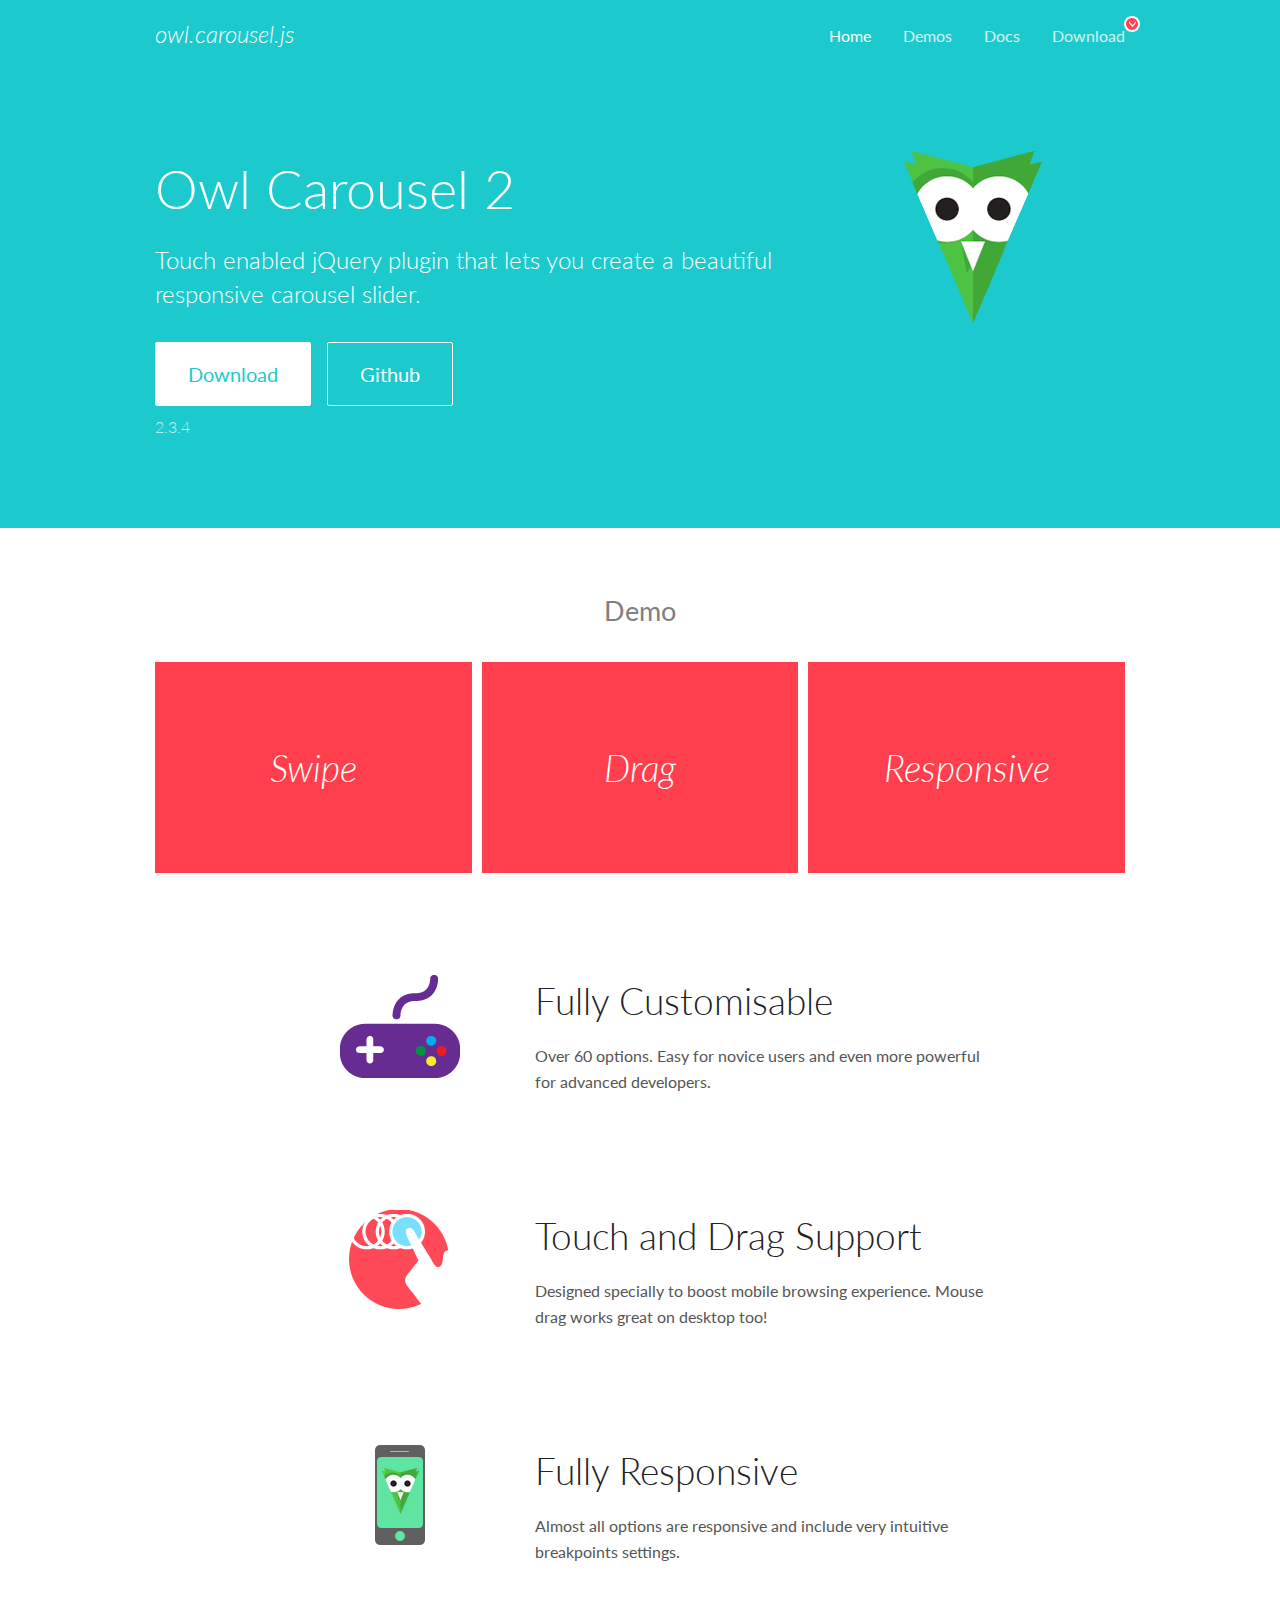
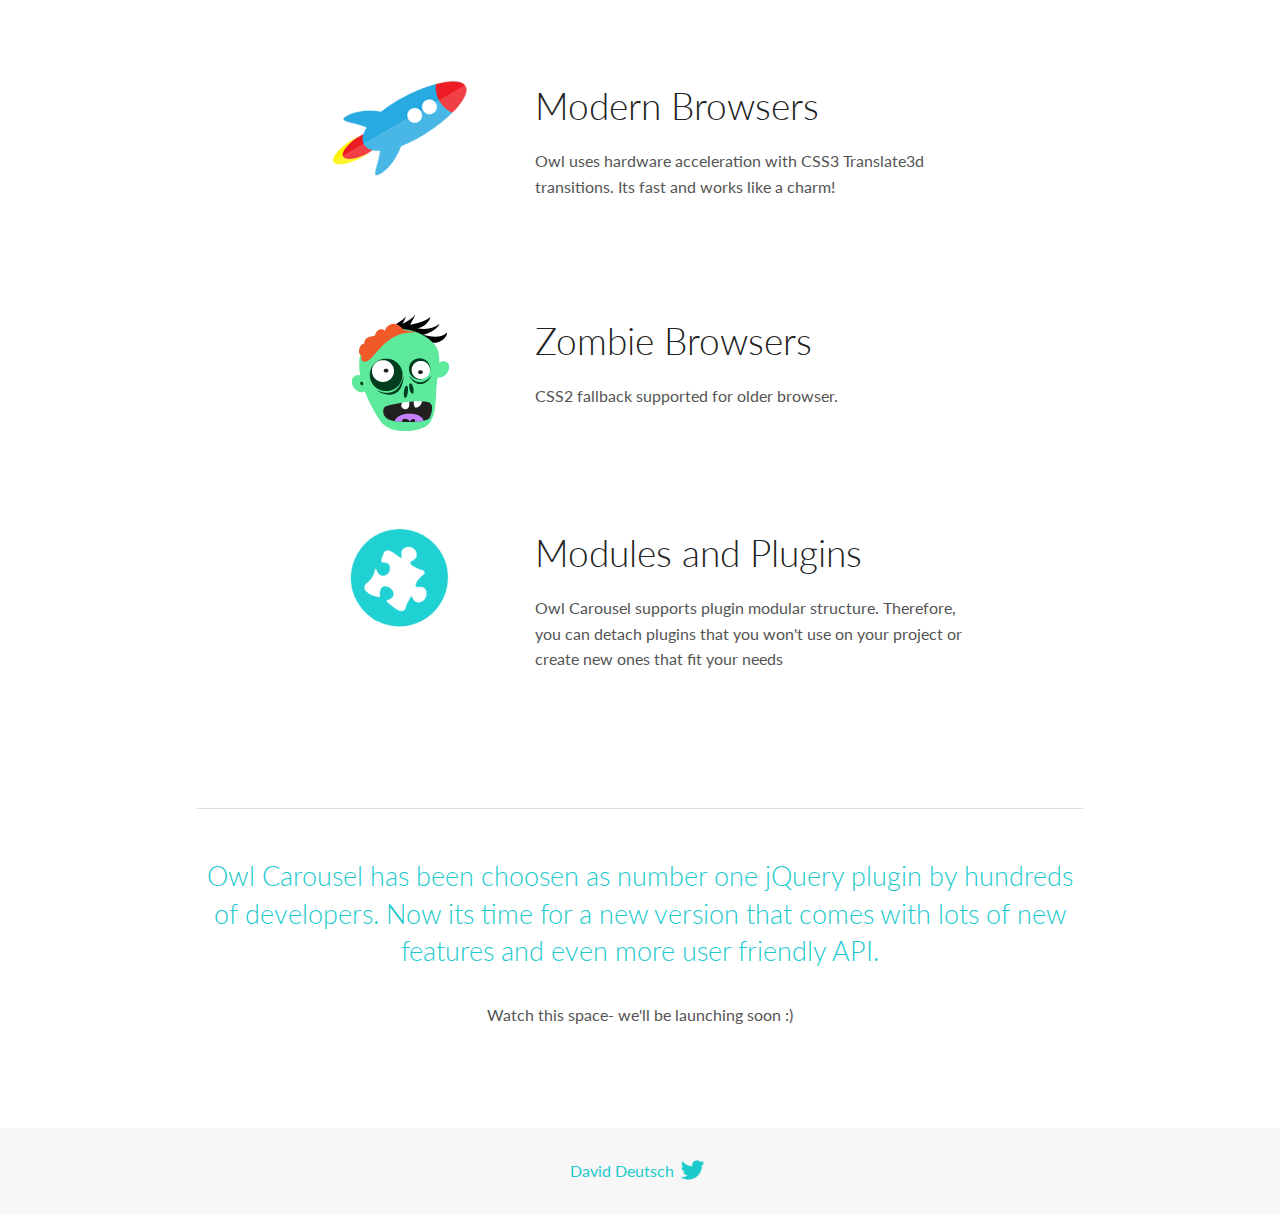
<file: assets/owl/docs/index.html>
<!DOCTYPE html>
<html lang="en">
  <head>

    <!-- head -->
    <meta charset="utf-8">
    <meta name="msapplication-tap-highlight" content="no" />
    <meta name="viewport" content="width=device-width, initial-scale=1.0" />
    <meta name="description" content="Touch enabled jQuery plugin that lets you create beautiful responsive carousel slider.">
    <meta name="author" content="David Deutsch">
    <title>
      Home | Owl Carousel | 2.3.4
    </title>

    <!-- Stylesheets -->
    <link href='https://fonts.googleapis.com/css?family=Lato:300,400,700,400italic,300italic' rel='stylesheet' type='text/css'>
    <link rel="stylesheet" href="assets/css/docs.theme.min.css">

    <!-- Owl Stylesheets -->
    <link rel="stylesheet" href="assets/owlcarousel/assets/owl.carousel.min.css">
    <link rel="stylesheet" href="assets/owlcarousel/assets/owl.theme.default.min.css">

    <!-- HTML5 shim and Respond.js IE8 support of HTML5 elements and media queries -->

    <!--[if lt IE 9]>
      <script src="https://oss.maxcdn.com/libs/html5shiv/3.7.0/html5shiv.js"></script>
      <script src="https://oss.maxcdn.com/libs/respond.js/1.3.0/respond.min.js"></script>
    <![endif]-->

    <!-- Favicons -->
    <link rel="apple-touch-icon-precomposed" sizes="144x144" href="assets/ico/apple-touch-icon-144-precomposed.png">
    <link rel="shortcut icon" href="assets/ico/favicon.png">
    <link rel="shortcut icon" href="favicon.ico">

    <!-- Yeah i know js should not be in header. Its required for demos.-->

    <!-- javascript -->
    <script src="assets/vendors/jquery.min.js"></script>
    <script src="assets/owlcarousel/owl.carousel.js"></script>
  </head>
  <body>

    <!-- header -->
    <header class="header">
      <div class="row">
        <div class="large-12 columns">
          <div class="brand left">
            <h3>
              <a href="/OwlCarousel2/">owl.carousel.js</a> 
            </h3>
          </div>
          <a id="toggle-nav" class="right">
            <span></span> <span></span> <span></span> 
          </a> 
          <div class="nav-bar">
            <ul class="clearfix">
              <li class="active">
                <a href="/OwlCarousel2/index.html">Home</a> 
              </li>
              <li> <a href="/OwlCarousel2/demos/demos.html">Demos</a>  </li>
              <li> <a href="/OwlCarousel2/docs/started-welcome.html">Docs</a>  </li>
              <li>
                <a href="https://github.com/OwlCarousel2/OwlCarousel2/archive/2.3.4.zip">Download</a> 
                <span class="download"></span> 
              </li>
            </ul>
          </div>
        </div>
      </div>
    </header>

    <!-- home panel -->
    <section id="hero">
      <div class="row">
        <div class="large-8 medium-8 columns">
          <h1>Owl Carousel 2</h1>
          <h4>Touch enabled jQuery plugin that lets you create a beautiful responsive carousel slider.</h4>
          <a href="https://github.com/OwlCarousel2/OwlCarousel2/archive/2.3.4.zip" class="hero-button">Download</a> 
          <a href="https://github.com/OwlCarousel2/OwlCarousel2" class="hero-button outline">Github</a> 
          <p>2.3.4</p>
        </div>
        <div class="large-4 medium-4 columns">
          <img class="owl-logo" src="assets/img/owl-logo.png" alt="mr. Owl">
        </div>
      </div>
    </section>

    <!-- body -->
    <div class="home-demo">
      <div class="row">
        <div class="large-12 columns">
          <h3>Demo</h3>
          <div class="owl-carousel">
            <div class="item">
              <h2>Swipe</h2>
            </div>
            <div class="item">
              <h2>Drag</h2>
            </div>
            <div class="item">
              <h2>Responsive</h2>
            </div>
            <div class="item">
              <h2>CSS3</h2>
            </div>
            <div class="item">
              <h2>Fast</h2>
            </div>
            <div class="item">
              <h2>Easy</h2>
            </div>
            <div class="item">
              <h2>Free</h2>
            </div>
            <div class="item">
              <h2>Upgradable</h2>
            </div>
            <div class="item">
              <h2>Tons of options</h2>
            </div>
            <div class="item">
              <h2>Infinity</h2>
            </div>
            <div class="item">
              <h2>Auto Width</h2>
            </div>
          </div>
        </div>
      </div>
    </div>
    <script>
      var owl = $('.owl-carousel');
      owl.owlCarousel({
        margin: 10,
        loop: true,
        responsive: {
          0: {
            items: 1
          },
          600: {
            items: 2
          },
          1000: {
            items: 3
          }
        }
      })
    </script>

    <!-- features -->
    <div id="features">
      <div class="row">
        <div class="small-12 medium-9 small-centered columns">
          <section class="row feature">
            <div class="medium-4 small-12 columns">
              <img src="assets/img/feature-options.png" alt="">
            </div>
            <div class="medium-8 small-12 columns">
              <h2>Fully Customisable</h2>
              <p>Over 60 options. Easy for novice users and even more powerful for advanced developers.</p>
            </div>
          </section>
          <section class="row feature">
            <div class="medium-4 small-12 columns">
              <img src="assets/img/feature-drag.png" alt="">
            </div>
            <div class="medium-8 small-12 columns">
              <h2>Touch and Drag Support</h2>
              <p>Designed specially to boost mobile browsing experience. Mouse drag works great on desktop too!</p>
            </div>
          </section>
          <section class="row feature">
            <div class="medium-4 small-12 columns">
              <img src="assets/img/feature-responsive.png" alt="">
            </div>
            <div class="medium-8 small-12 columns">
              <h2>Fully Responsive</h2>
              <p>Almost all options are responsive and include very intuitive breakpoints settings.</p>
            </div>
          </section>
          <section class="row feature">
            <div class="medium-4 small-12 columns">
              <img src="assets/img/feature-modern.png" alt="">
            </div>
            <div class="medium-8 small-12 columns">
              <h2>Modern Browsers</h2>
              <p>Owl uses hardware acceleration with CSS3 Translate3d transitions. Its fast and works like a charm! </p>
            </div>
          </section>
          <section class="row feature">
            <div class="medium-4 small-12 columns">
              <img src="assets/img/feature-zombie.png" alt="">
            </div>
            <div class="medium-8 small-12 columns">
              <h2>Zombie Browsers</h2>
              <p>CSS2 fallback supported for older browser.</p>
            </div>
          </section>
          <section class="row feature">
            <div class="medium-4 small-12 columns">
              <img src="assets/img/feature-module.png" alt="">
            </div>
            <div class="medium-8 small-12 columns">
              <h2>Modules and Plugins</h2>
              <p>Owl Carousel supports plugin modular structure. Therefore, you can detach plugins that you won&#x27;t use on your project or create new ones that fit your needs</p>
            </div>
          </section>
        </div>
      </div>
    </div>

    <!-- footer -->
    <section id="teaser-text">
      <div class="row">
        <div class="small-12 medium-11 small-centered columns">
          <hr>
          <h3 id="owl-carousel-has-been-choosen-as-number-one-jquery-plugin-by-hundreds-of-developers-now-its-time-for-a-new-version-that-comes-with-lots-of-new-features-and-even-more-user-friendly-api-">Owl Carousel has been choosen as number one jQuery plugin by hundreds of developers. Now its time for a new version that comes with lots of new features and even more user friendly API.</h3>
          <p>Watch this space- we&#39;ll be launching soon :)</p>
        </div>
      </div>
    </section>

    <!-- footer -->
    <footer class="footer">
      <div class="row">
        <div class="large-12 columns">
          <h5>
            <a href="/OwlCarousel2/docs/support-contact.html">David Deutsch</a> 
            <a id="custom-tweet-button" href="https://twitter.com/share?url=https://github.com/OwlCarousel2/OwlCarousel2&text=Owl Carousel - This is so awesome! " target="_blank"></a> 
          </h5>
        </div>
      </div>
    </footer>

    <!-- vendors -->
    <script src="assets/vendors/highlight.js"></script>
    <script src="assets/js/app.js"></script>
  </body>
</html>
</file>
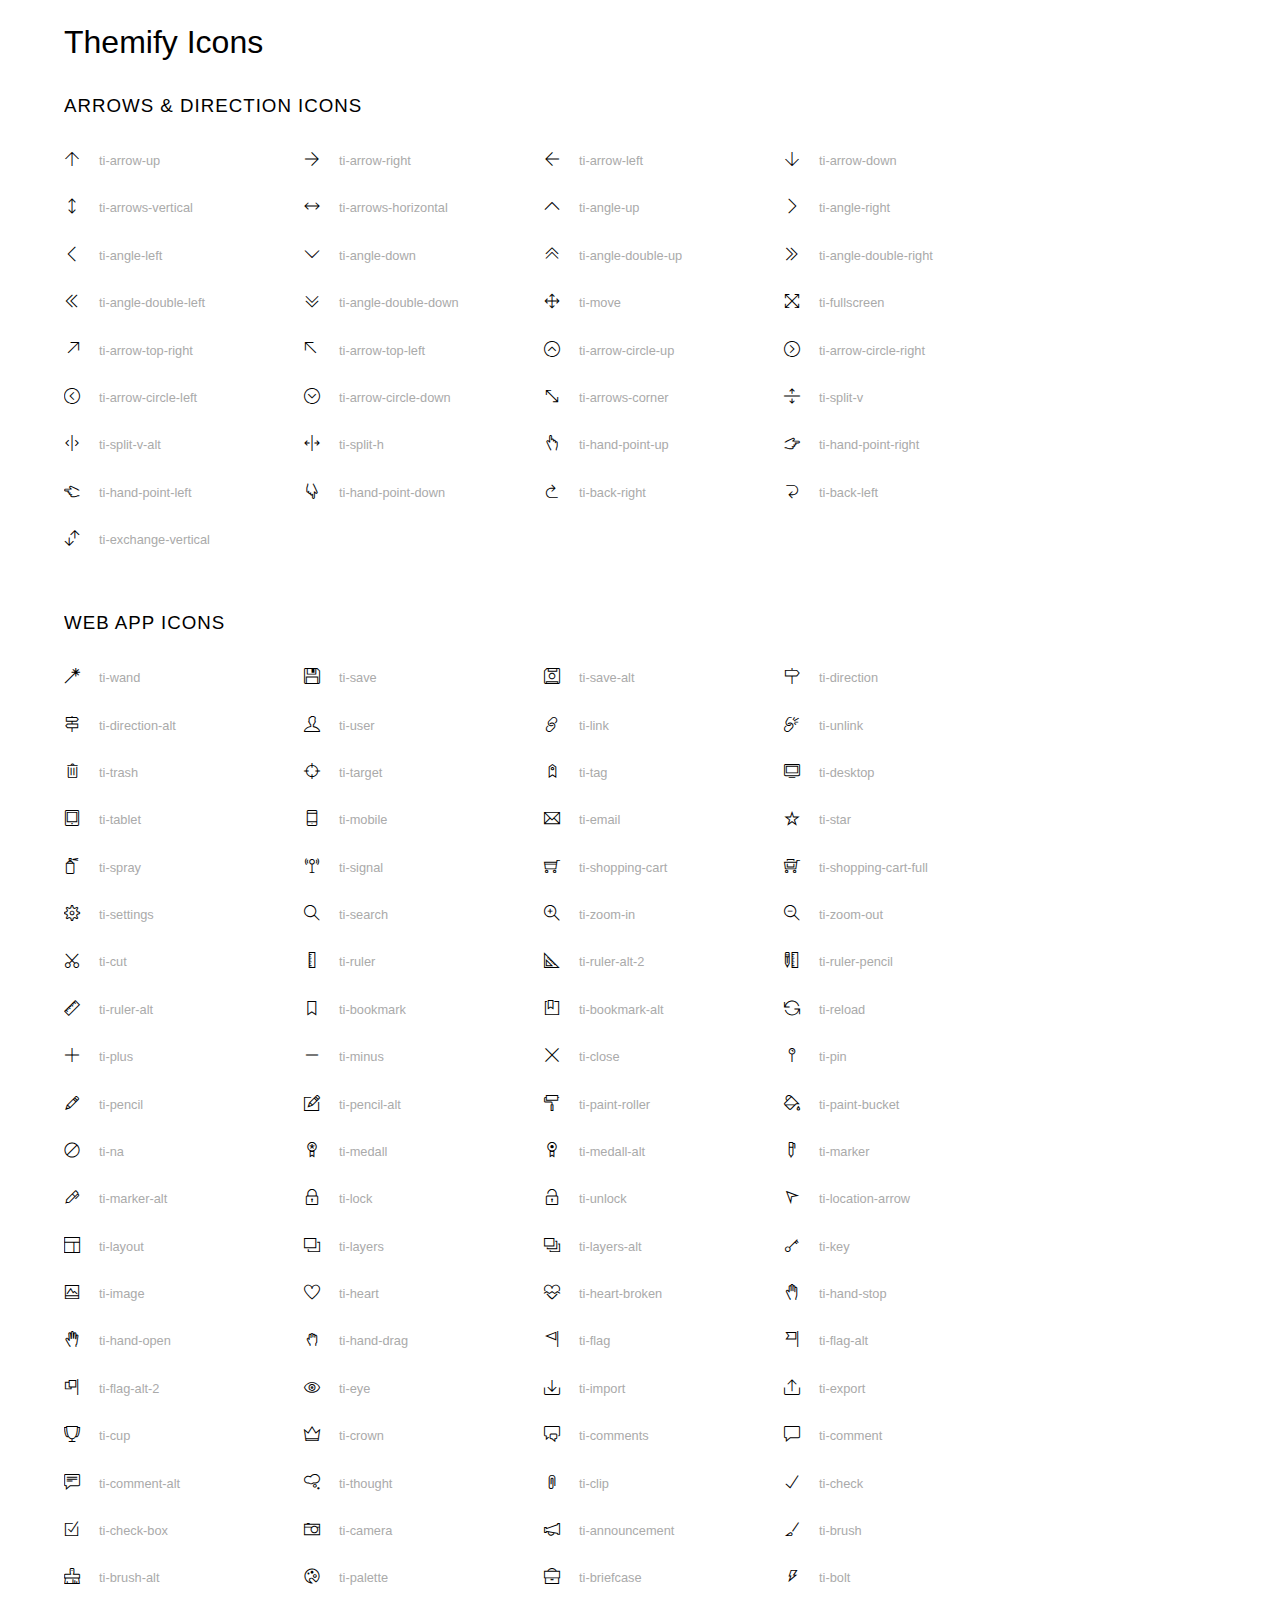
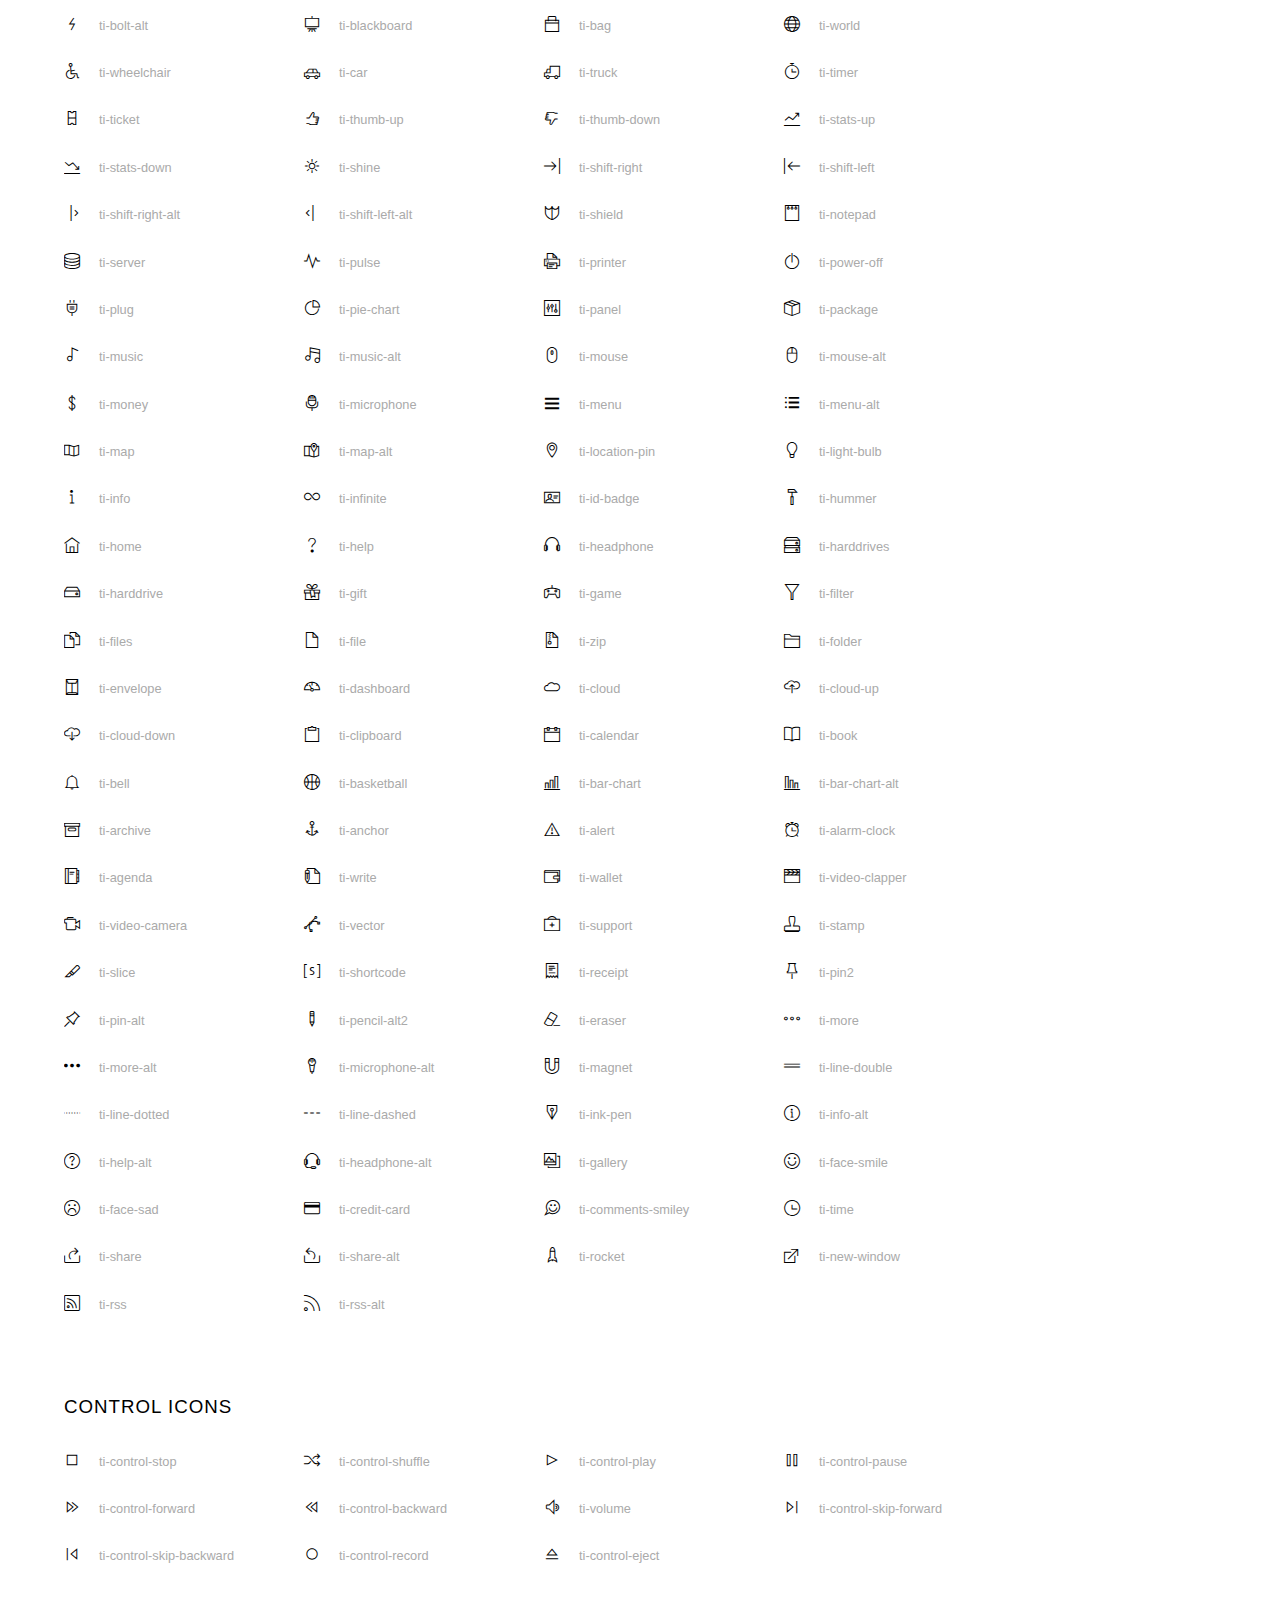
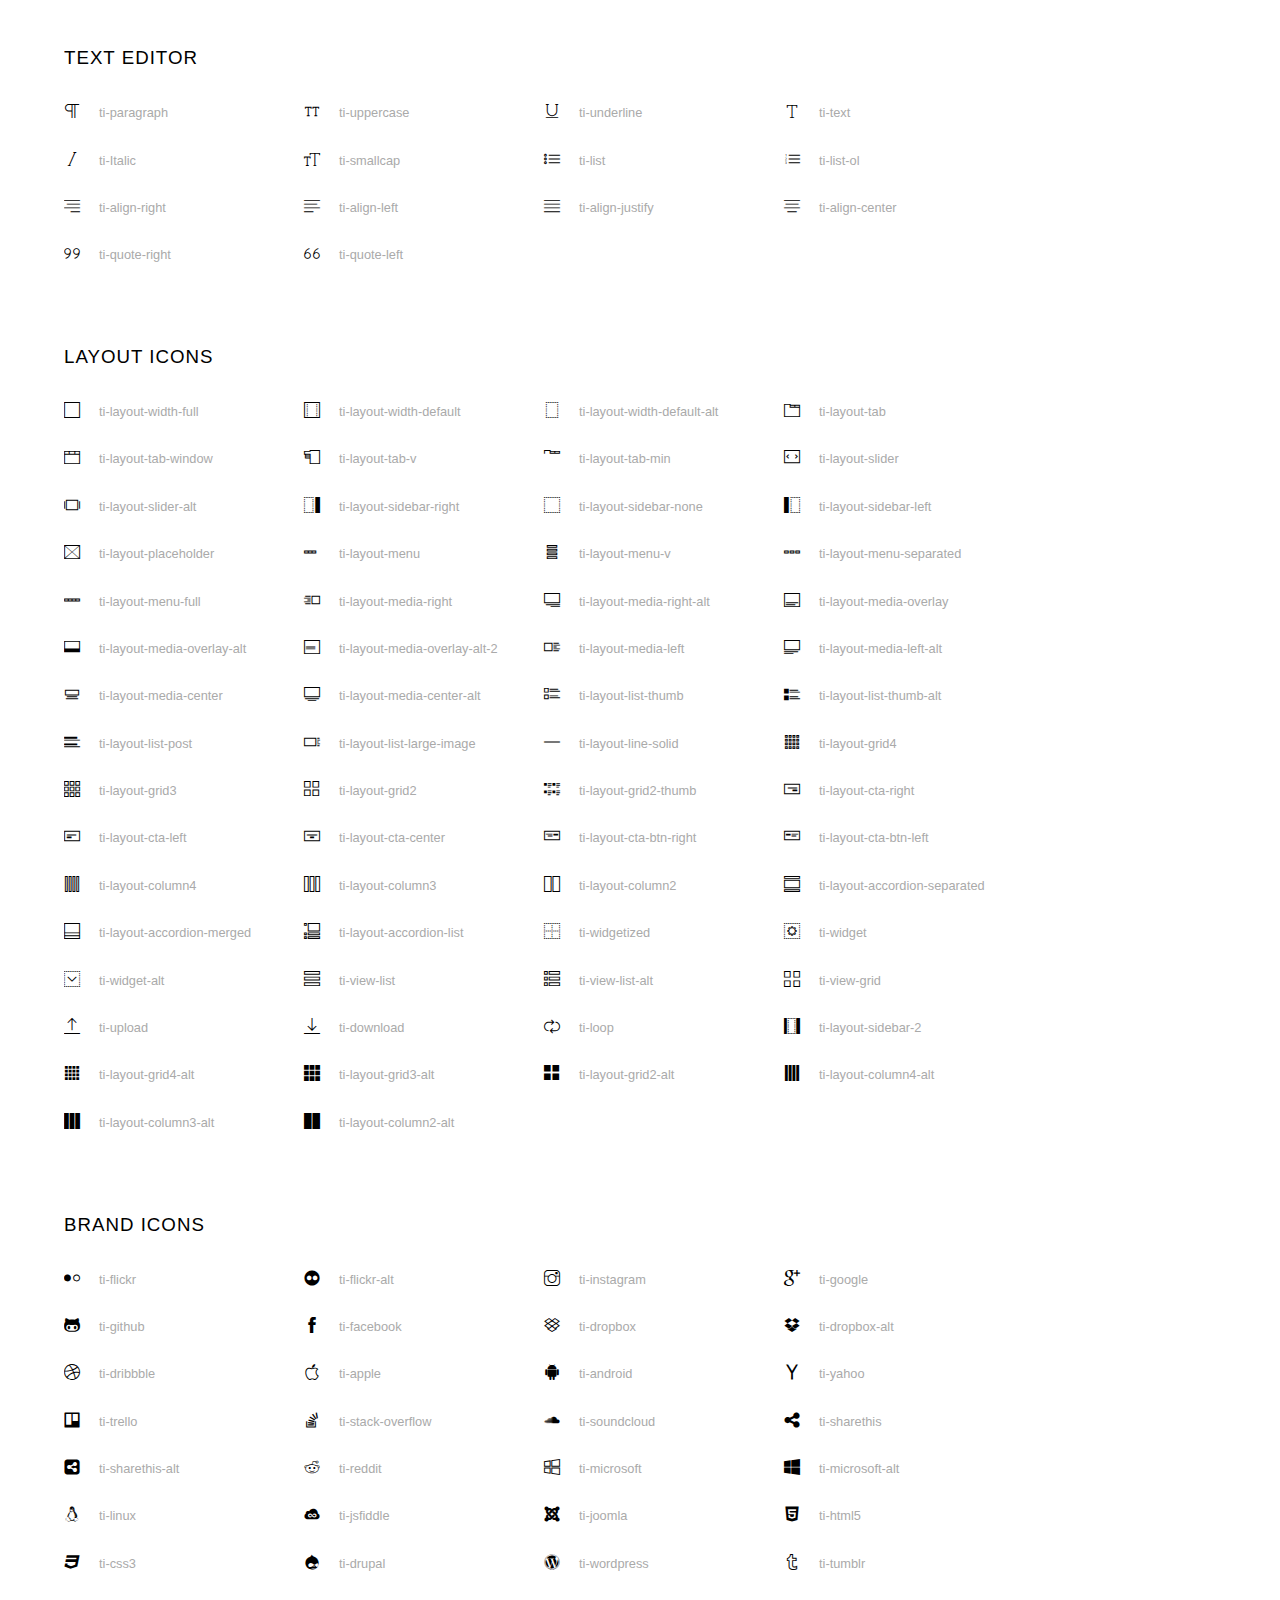
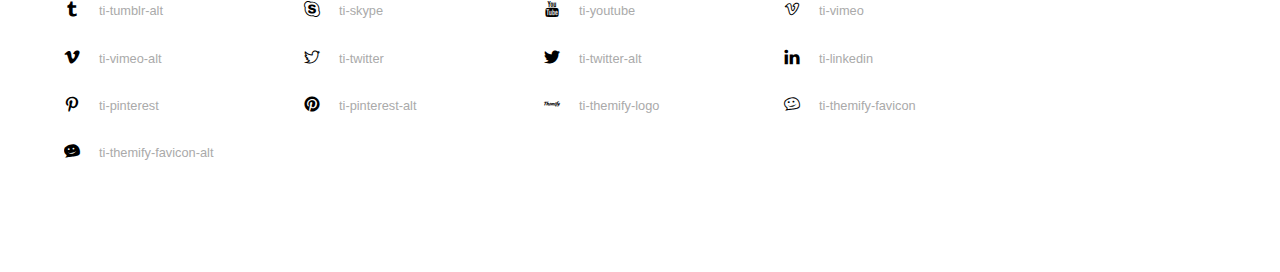
<file: assets/themify/themify-icons/index.html>
<!doctype html>
<html>
<head>
	<meta charset="utf-8">
	<title>Themify Icon Font</title>
	<meta name="viewport" content="width=device-width">
	<link rel="stylesheet" href="demo-files/demo.css">
	<link rel="stylesheet" href="themify-icons.css">
	<!--[if lt IE 8]><!-->
	<link rel="stylesheet" href="ie7/ie7.css">
	<!--<![endif]-->
</head>
<body>
	<h1>Themify Icons</h1>

	<div class="icon-section">

		<div class="icon-section">
			<h3>Arrows &amp; Direction Icons </h3>

			<div class="icon-container">
				<span class="ti-arrow-up"></span><span class="icon-name"> ti-arrow-up</span>
			</div>
			<div class="icon-container">
				<span class="ti-arrow-right"></span><span class="icon-name"> ti-arrow-right</span>
			</div>
			<div class="icon-container">
				<span class="ti-arrow-left"></span><span class="icon-name"> ti-arrow-left</span>
			</div>
			<div class="icon-container">
				<span class="ti-arrow-down"></span><span class="icon-name"> ti-arrow-down</span>
			</div>
			<div class="icon-container">
				<span class="ti-arrows-vertical"></span><span class="icon-name"> ti-arrows-vertical</span>
			</div>
			<div class="icon-container">
				<span class="ti-arrows-horizontal"></span><span class="icon-name"> ti-arrows-horizontal</span>
			</div>
			<div class="icon-container">
				<span class="ti-angle-up"></span><span class="icon-name"> ti-angle-up</span>
			</div>
			<div class="icon-container">
				<span class="ti-angle-right"></span><span class="icon-name"> ti-angle-right</span>
			</div>
			<div class="icon-container">
				<span class="ti-angle-left"></span><span class="icon-name"> ti-angle-left</span>
			</div>
			<div class="icon-container">
				<span class="ti-angle-down"></span><span class="icon-name"> ti-angle-down</span>
			</div>	
			<div class="icon-container">
				<span class="ti-angle-double-up"></span><span class="icon-name"> ti-angle-double-up</span>
			</div>
			<div class="icon-container">
				<span class="ti-angle-double-right"></span><span class="icon-name"> ti-angle-double-right</span>
			</div>
			<div class="icon-container">
				<span class="ti-angle-double-left"></span><span class="icon-name"> ti-angle-double-left</span>
			</div>
			<div class="icon-container">
				<span class="ti-angle-double-down"></span><span class="icon-name"> ti-angle-double-down</span>
			</div>					
			<div class="icon-container">
				<span class="ti-move"></span><span class="icon-name"> ti-move</span>
			</div>
			<div class="icon-container">
				<span class="ti-fullscreen"></span><span class="icon-name"> ti-fullscreen</span>
			</div>
			<div class="icon-container">
				<span class="ti-arrow-top-right"></span><span class="icon-name"> ti-arrow-top-right</span>
			</div>
			<div class="icon-container">
				<span class="ti-arrow-top-left"></span><span class="icon-name"> ti-arrow-top-left</span>
			</div>
			<div class="icon-container">
				<span class="ti-arrow-circle-up"></span><span class="icon-name"> ti-arrow-circle-up</span>
			</div>
			<div class="icon-container">
				<span class="ti-arrow-circle-right"></span><span class="icon-name"> ti-arrow-circle-right</span>
			</div>
			<div class="icon-container">
				<span class="ti-arrow-circle-left"></span><span class="icon-name"> ti-arrow-circle-left</span>
			</div>
			<div class="icon-container">
				<span class="ti-arrow-circle-down"></span><span class="icon-name"> ti-arrow-circle-down</span>
			</div>
			<div class="icon-container">
				<span class="ti-arrows-corner"></span><span class="icon-name"> ti-arrows-corner</span>
			</div>
			<div class="icon-container">
				<span class="ti-split-v"></span><span class="icon-name"> ti-split-v</span>
			</div>

			<div class="icon-container">
				<span class="ti-split-v-alt"></span><span class="icon-name"> ti-split-v-alt</span>
			</div>
			<div class="icon-container">
				<span class="ti-split-h"></span><span class="icon-name"> ti-split-h</span>
			</div>
			<div class="icon-container">
				<span class="ti-hand-point-up"></span><span class="icon-name"> ti-hand-point-up</span>
			</div>
			<div class="icon-container">
				<span class="ti-hand-point-right"></span><span class="icon-name"> ti-hand-point-right</span>
			</div>
			<div class="icon-container">
				<span class="ti-hand-point-left"></span><span class="icon-name"> ti-hand-point-left</span>
			</div>
			<div class="icon-container">
				<span class="ti-hand-point-down"></span><span class="icon-name"> ti-hand-point-down</span>
			</div>
			<div class="icon-container">
				<span class="ti-back-right"></span><span class="icon-name"> ti-back-right</span>
			</div>
			<div class="icon-container">
				<span class="ti-back-left"></span><span class="icon-name"> ti-back-left</span>
			</div>
			<div class="icon-container">
				<span class="ti-exchange-vertical"></span><span class="icon-name"> ti-exchange-vertical</span>
			</div>

		</div> <!-- Arrows Icons -->



		<h3>Web App Icons</h3>
		
		<div class="icon-section">

			<div class="icon-container">
				<span class="ti-wand"></span><span class="icon-name"> ti-wand</span>
			</div>
			<div class="icon-container">
				<span class="ti-save"></span><span class="icon-name"> ti-save</span>
			</div>
			<div class="icon-container">
				<span class="ti-save-alt"></span><span class="icon-name"> ti-save-alt</span>
			</div>

			<div class="icon-container">
				<span class="ti-direction"></span><span class="icon-name"> ti-direction</span>
			</div>
			<div class="icon-container">
				<span class="ti-direction-alt"></span><span class="icon-name"> ti-direction-alt</span>
			</div>
			<div class="icon-container">
				<span class="ti-user"></span><span class="icon-name"> ti-user</span>
			</div>
			<div class="icon-container">
				<span class="ti-link"></span><span class="icon-name"> ti-link</span>
			</div>
			<div class="icon-container">
				<span class="ti-unlink"></span><span class="icon-name"> ti-unlink</span>
			</div>
			<div class="icon-container">
				<span class="ti-trash"></span><span class="icon-name"> ti-trash</span>
			</div>
			<div class="icon-container">
				<span class="ti-target"></span><span class="icon-name"> ti-target</span>
			</div>
			<div class="icon-container">
				<span class="ti-tag"></span><span class="icon-name"> ti-tag</span>
			</div>
			<div class="icon-container">
				<span class="ti-desktop"></span><span class="icon-name"> ti-desktop</span>
			</div>
			<div class="icon-container">
				<span class="ti-tablet"></span><span class="icon-name"> ti-tablet</span>
			</div>
			<div class="icon-container">
				<span class="ti-mobile"></span><span class="icon-name"> ti-mobile</span>
			</div>
			<div class="icon-container">
				<span class="ti-email"></span><span class="icon-name"> ti-email</span>
			</div>	
			<div class="icon-container">
				<span class="ti-star"></span><span class="icon-name"> ti-star</span>
			</div>
			<div class="icon-container">
				<span class="ti-spray"></span><span class="icon-name"> ti-spray</span>
			</div>
			<div class="icon-container">
				<span class="ti-signal"></span><span class="icon-name"> ti-signal</span>
			</div>
			<div class="icon-container">
				<span class="ti-shopping-cart"></span><span class="icon-name"> ti-shopping-cart</span>
			</div>
			<div class="icon-container">
				<span class="ti-shopping-cart-full"></span><span class="icon-name"> ti-shopping-cart-full</span>
			</div>
			<div class="icon-container">
				<span class="ti-settings"></span><span class="icon-name"> ti-settings</span>
			</div>
			<div class="icon-container">
				<span class="ti-search"></span><span class="icon-name"> ti-search</span>
			</div>
			<div class="icon-container">
				<span class="ti-zoom-in"></span><span class="icon-name"> ti-zoom-in</span>
			</div>
			<div class="icon-container">
				<span class="ti-zoom-out"></span><span class="icon-name"> ti-zoom-out</span>
			</div>
			<div class="icon-container">
				<span class="ti-cut"></span><span class="icon-name"> ti-cut</span>
			</div>
			<div class="icon-container">
				<span class="ti-ruler"></span><span class="icon-name"> ti-ruler</span>
			</div>
			<div class="icon-container">
				<span class="ti-ruler-alt-2"></span><span class="icon-name"> ti-ruler-alt-2</span>
			</div>			
			<div class="icon-container">
				<span class="ti-ruler-pencil"></span><span class="icon-name"> ti-ruler-pencil</span>
			</div>
			<div class="icon-container">
				<span class="ti-ruler-alt"></span><span class="icon-name"> ti-ruler-alt</span>
			</div>
			<div class="icon-container">
				<span class="ti-bookmark"></span><span class="icon-name"> ti-bookmark</span>
			</div>
			<div class="icon-container">
				<span class="ti-bookmark-alt"></span><span class="icon-name"> ti-bookmark-alt</span>
			</div>
			<div class="icon-container">
				<span class="ti-reload"></span><span class="icon-name"> ti-reload</span>
			</div>
			<div class="icon-container">
				<span class="ti-plus"></span><span class="icon-name"> ti-plus</span>
			</div>
			<div class="icon-container">
				<span class="ti-minus"></span><span class="icon-name"> ti-minus</span>
			</div>
			<div class="icon-container">
				<span class="ti-close"></span><span class="icon-name"> ti-close</span>
			</div>			
			<div class="icon-container">
				<span class="ti-pin"></span><span class="icon-name"> ti-pin</span>
			</div>
			<div class="icon-container">
				<span class="ti-pencil"></span><span class="icon-name"> ti-pencil</span>
			</div>
					
		  	<div class="icon-container">
				<span class="ti-pencil-alt"></span><span class="icon-name"> ti-pencil-alt</span>
			</div>
			<div class="icon-container">
				<span class="ti-paint-roller"></span><span class="icon-name"> ti-paint-roller</span>
			</div>
			<div class="icon-container">
				<span class="ti-paint-bucket"></span><span class="icon-name"> ti-paint-bucket</span>
			</div>
			<div class="icon-container">
				<span class="ti-na"></span><span class="icon-name"> ti-na</span>
			</div>
			<div class="icon-container">
				<span class="ti-medall"></span><span class="icon-name"> ti-medall</span>
			</div>
			<div class="icon-container">
				<span class="ti-medall-alt"></span><span class="icon-name"> ti-medall-alt</span>
			</div>
			<div class="icon-container">
				<span class="ti-marker"></span><span class="icon-name"> ti-marker</span>
			</div>
			<div class="icon-container">
				<span class="ti-marker-alt"></span><span class="icon-name"> ti-marker-alt</span>
			</div>

			<div class="icon-container">
				<span class="ti-lock"></span><span class="icon-name"> ti-lock</span>
			</div>
			<div class="icon-container">
				<span class="ti-unlock"></span><span class="icon-name"> ti-unlock</span>
			</div>
			<div class="icon-container">
				<span class="ti-location-arrow"></span><span class="icon-name"> ti-location-arrow</span>
			</div>
			<div class="icon-container">
				<span class="ti-layout"></span><span class="icon-name"> ti-layout</span>
			</div>
			<div class="icon-container">
				<span class="ti-layers"></span><span class="icon-name"> ti-layers</span>
			</div>
			<div class="icon-container">
				<span class="ti-layers-alt"></span><span class="icon-name"> ti-layers-alt</span>
			</div>
			<div class="icon-container">
				<span class="ti-key"></span><span class="icon-name"> ti-key</span>
			</div>
			<div class="icon-container">
				<span class="ti-image"></span><span class="icon-name"> ti-image</span>
			</div>
			<div class="icon-container">
				<span class="ti-heart"></span><span class="icon-name"> ti-heart</span>
			</div>
			<div class="icon-container">
				<span class="ti-heart-broken"></span><span class="icon-name"> ti-heart-broken</span>
			</div>
			<div class="icon-container">
				<span class="ti-hand-stop"></span><span class="icon-name"> ti-hand-stop</span>
			</div>
			<div class="icon-container">
				<span class="ti-hand-open"></span><span class="icon-name"> ti-hand-open</span>
			</div>
			<div class="icon-container">
				<span class="ti-hand-drag"></span><span class="icon-name"> ti-hand-drag</span>
			</div>
			<div class="icon-container">
				<span class="ti-flag"></span><span class="icon-name"> ti-flag</span>
			</div>
			<div class="icon-container">
				<span class="ti-flag-alt"></span><span class="icon-name"> ti-flag-alt</span>
			</div>
			<div class="icon-container">
				<span class="ti-flag-alt-2"></span><span class="icon-name"> ti-flag-alt-2</span>
			</div>
			<div class="icon-container">
				<span class="ti-eye"></span><span class="icon-name"> ti-eye</span>
			</div>
			<div class="icon-container">
				<span class="ti-import"></span><span class="icon-name"> ti-import</span>
			</div>			
			<div class="icon-container">
				<span class="ti-export"></span><span class="icon-name"> ti-export</span>
			</div>
			<div class="icon-container">
				<span class="ti-cup"></span><span class="icon-name"> ti-cup</span>
			</div>
			<div class="icon-container">
				<span class="ti-crown"></span><span class="icon-name"> ti-crown</span>
			</div>
			<div class="icon-container">
				<span class="ti-comments"></span><span class="icon-name"> ti-comments</span>
			</div>
			<div class="icon-container">
				<span class="ti-comment"></span><span class="icon-name"> ti-comment</span>
			</div>
			<div class="icon-container">
				<span class="ti-comment-alt"></span><span class="icon-name"> ti-comment-alt</span>
			</div>
			<div class="icon-container">
				<span class="ti-thought"></span><span class="icon-name"> ti-thought</span>
			</div>			
			<div class="icon-container">
				<span class="ti-clip"></span><span class="icon-name"> ti-clip</span>
			</div>

			<div class="icon-container">
				<span class="ti-check"></span><span class="icon-name"> ti-check</span>
			</div>
			<div class="icon-container">
				<span class="ti-check-box"></span><span class="icon-name"> ti-check-box</span>
			</div>
			<div class="icon-container">
				<span class="ti-camera"></span><span class="icon-name"> ti-camera</span>
			</div>
			<div class="icon-container">
				<span class="ti-announcement"></span><span class="icon-name"> ti-announcement</span>
			</div>
			<div class="icon-container">
				<span class="ti-brush"></span><span class="icon-name"> ti-brush</span>
			</div>
			<div class="icon-container">
				<span class="ti-brush-alt"></span><span class="icon-name"> ti-brush-alt</span>
			</div>
			<div class="icon-container">
				<span class="ti-palette"></span><span class="icon-name"> ti-palette</span>
			</div>			
			<div class="icon-container">
				<span class="ti-briefcase"></span><span class="icon-name"> ti-briefcase</span>
			</div>
			<div class="icon-container">
				<span class="ti-bolt"></span><span class="icon-name"> ti-bolt</span>
			</div>
			<div class="icon-container">
				<span class="ti-bolt-alt"></span><span class="icon-name"> ti-bolt-alt</span>
			</div>
			<div class="icon-container">
				<span class="ti-blackboard"></span><span class="icon-name"> ti-blackboard</span>
			</div>
			<div class="icon-container">
				<span class="ti-bag"></span><span class="icon-name"> ti-bag</span>
			</div>
			<div class="icon-container">
				<span class="ti-world"></span><span class="icon-name"> ti-world</span>
			</div>
			<div class="icon-container">
				<span class="ti-wheelchair"></span><span class="icon-name"> ti-wheelchair</span>
			</div>
			<div class="icon-container">
				<span class="ti-car"></span><span class="icon-name"> ti-car</span>
			</div>
			<div class="icon-container">
				<span class="ti-truck"></span><span class="icon-name"> ti-truck</span>
			</div>
			<div class="icon-container">
				<span class="ti-timer"></span><span class="icon-name"> ti-timer</span>
			</div>
			<div class="icon-container">
				<span class="ti-ticket"></span><span class="icon-name"> ti-ticket</span>
			</div>
			<div class="icon-container">
				<span class="ti-thumb-up"></span><span class="icon-name"> ti-thumb-up</span>
			</div>
			<div class="icon-container">
				<span class="ti-thumb-down"></span><span class="icon-name"> ti-thumb-down</span>
			</div>

			<div class="icon-container">
				<span class="ti-stats-up"></span><span class="icon-name"> ti-stats-up</span>
			</div>
			<div class="icon-container">
				<span class="ti-stats-down"></span><span class="icon-name"> ti-stats-down</span>
			</div>
			<div class="icon-container">
				<span class="ti-shine"></span><span class="icon-name"> ti-shine</span>
			</div>
			<div class="icon-container">
				<span class="ti-shift-right"></span><span class="icon-name"> ti-shift-right</span>
			</div>
			<div class="icon-container">
				<span class="ti-shift-left"></span><span class="icon-name"> ti-shift-left</span>
			</div>

			<div class="icon-container">
				<span class="ti-shift-right-alt"></span><span class="icon-name"> ti-shift-right-alt</span>
			</div>
			<div class="icon-container">
				<span class="ti-shift-left-alt"></span><span class="icon-name"> ti-shift-left-alt</span>
			</div>
			<div class="icon-container">
				<span class="ti-shield"></span><span class="icon-name"> ti-shield</span>
			</div>
			<div class="icon-container">
				<span class="ti-notepad"></span><span class="icon-name"> ti-notepad</span>
			</div>
			<div class="icon-container">
				<span class="ti-server"></span><span class="icon-name"> ti-server</span>
			</div>

			<div class="icon-container">
				<span class="ti-pulse"></span><span class="icon-name"> ti-pulse</span>
			</div>
			<div class="icon-container">
				<span class="ti-printer"></span><span class="icon-name"> ti-printer</span>
			</div>
			<div class="icon-container">
				<span class="ti-power-off"></span><span class="icon-name"> ti-power-off</span>
			</div>
			<div class="icon-container">
				<span class="ti-plug"></span><span class="icon-name"> ti-plug</span>
			</div>
			<div class="icon-container">
				<span class="ti-pie-chart"></span><span class="icon-name"> ti-pie-chart</span>
			</div>

			<div class="icon-container">
				<span class="ti-panel"></span><span class="icon-name"> ti-panel</span>
			</div>
			<div class="icon-container">
				<span class="ti-package"></span><span class="icon-name"> ti-package</span>
			</div>
			<div class="icon-container">
				<span class="ti-music"></span><span class="icon-name"> ti-music</span>
			</div>
			<div class="icon-container">
				<span class="ti-music-alt"></span><span class="icon-name"> ti-music-alt</span>
			</div>
			<div class="icon-container">
				<span class="ti-mouse"></span><span class="icon-name"> ti-mouse</span>
			</div>
			<div class="icon-container">
				<span class="ti-mouse-alt"></span><span class="icon-name"> ti-mouse-alt</span>
			</div>
			<div class="icon-container">
				<span class="ti-money"></span><span class="icon-name"> ti-money</span>
			</div>
			<div class="icon-container">
				<span class="ti-microphone"></span><span class="icon-name"> ti-microphone</span>
			</div>
			<div class="icon-container">
				<span class="ti-menu"></span><span class="icon-name"> ti-menu</span>
			</div>
			<div class="icon-container">
				<span class="ti-menu-alt"></span><span class="icon-name"> ti-menu-alt</span>
			</div>
			<div class="icon-container">
				<span class="ti-map"></span><span class="icon-name"> ti-map</span>
			</div>
			<div class="icon-container">
				<span class="ti-map-alt"></span><span class="icon-name"> ti-map-alt</span>
			</div>

			<div class="icon-container">
				<span class="ti-location-pin"></span><span class="icon-name"> ti-location-pin</span>
			</div>

			<div class="icon-container">
				<span class="ti-light-bulb"></span><span class="icon-name"> ti-light-bulb</span>
			</div>
			<div class="icon-container">
				<span class="ti-info"></span><span class="icon-name"> ti-info</span>
			</div>
			<div class="icon-container">
				<span class="ti-infinite"></span><span class="icon-name"> ti-infinite</span>
			</div>
			<div class="icon-container">
				<span class="ti-id-badge"></span><span class="icon-name"> ti-id-badge</span>
			</div>
			<div class="icon-container">
				<span class="ti-hummer"></span><span class="icon-name"> ti-hummer</span>
			</div>
			<div class="icon-container">
				<span class="ti-home"></span><span class="icon-name"> ti-home</span>
			</div>
			<div class="icon-container">
				<span class="ti-help"></span><span class="icon-name"> ti-help</span>
			</div>
			<div class="icon-container">
				<span class="ti-headphone"></span><span class="icon-name"> ti-headphone</span>
			</div>
			<div class="icon-container">
				<span class="ti-harddrives"></span><span class="icon-name"> ti-harddrives</span>
			</div>
			<div class="icon-container">
				<span class="ti-harddrive"></span><span class="icon-name"> ti-harddrive</span>
			</div>
			<div class="icon-container">
				<span class="ti-gift"></span><span class="icon-name"> ti-gift</span>
			</div>
			<div class="icon-container">
				<span class="ti-game"></span><span class="icon-name"> ti-game</span>
			</div>
			<div class="icon-container">
				<span class="ti-filter"></span><span class="icon-name"> ti-filter</span>
			</div>
			<div class="icon-container">
				<span class="ti-files"></span><span class="icon-name"> ti-files</span>
			</div>
			<div class="icon-container">
				<span class="ti-file"></span><span class="icon-name"> ti-file</span>
			</div>
			<div class="icon-container">
				<span class="ti-zip"></span><span class="icon-name"> ti-zip</span>
			</div>
			<div class="icon-container">
				<span class="ti-folder"></span><span class="icon-name"> ti-folder</span>
			</div>			
			<div class="icon-container">
				<span class="ti-envelope"></span><span class="icon-name"> ti-envelope</span>
			</div>


			<div class="icon-container">
				<span class="ti-dashboard"></span><span class="icon-name"> ti-dashboard</span>
			</div>
			<div class="icon-container">
				<span class="ti-cloud"></span><span class="icon-name"> ti-cloud</span>
			</div>
			<div class="icon-container">
				<span class="ti-cloud-up"></span><span class="icon-name"> ti-cloud-up</span>
			</div>
			<div class="icon-container">
				<span class="ti-cloud-down"></span><span class="icon-name"> ti-cloud-down</span>
			</div>
			<div class="icon-container">
				<span class="ti-clipboard"></span><span class="icon-name"> ti-clipboard</span>
			</div>
			<div class="icon-container">
				<span class="ti-calendar"></span><span class="icon-name"> ti-calendar</span>
			</div>
			<div class="icon-container">
				<span class="ti-book"></span><span class="icon-name"> ti-book</span>
			</div>
			<div class="icon-container">
				<span class="ti-bell"></span><span class="icon-name"> ti-bell</span>
			</div>
			<div class="icon-container">
				<span class="ti-basketball"></span><span class="icon-name"> ti-basketball</span>
			</div>
			<div class="icon-container">
				<span class="ti-bar-chart"></span><span class="icon-name"> ti-bar-chart</span>
			</div>
			<div class="icon-container">
				<span class="ti-bar-chart-alt"></span><span class="icon-name"> ti-bar-chart-alt</span>
			</div>


			<div class="icon-container">
				<span class="ti-archive"></span><span class="icon-name"> ti-archive</span>
			</div>
			<div class="icon-container">
				<span class="ti-anchor"></span><span class="icon-name"> ti-anchor</span>
			</div>

			<div class="icon-container">
				<span class="ti-alert"></span><span class="icon-name"> ti-alert</span>
			</div>
			<div class="icon-container">
				<span class="ti-alarm-clock"></span><span class="icon-name"> ti-alarm-clock</span>
			</div>
			<div class="icon-container">
				<span class="ti-agenda"></span><span class="icon-name"> ti-agenda</span>
			</div>
			<div class="icon-container">
				<span class="ti-write"></span><span class="icon-name"> ti-write</span>
			</div>

			<div class="icon-container">
				<span class="ti-wallet"></span><span class="icon-name"> ti-wallet</span>
			</div>
			<div class="icon-container">
				<span class="ti-video-clapper"></span><span class="icon-name"> ti-video-clapper</span>
			</div>
			<div class="icon-container">
				<span class="ti-video-camera"></span><span class="icon-name"> ti-video-camera</span>
			</div>
			<div class="icon-container">
				<span class="ti-vector"></span><span class="icon-name"> ti-vector</span>
			</div>

			<div class="icon-container">
				<span class="ti-support"></span><span class="icon-name"> ti-support</span>
			</div>
			<div class="icon-container">
				<span class="ti-stamp"></span><span class="icon-name"> ti-stamp</span>
			</div>
			<div class="icon-container">
				<span class="ti-slice"></span><span class="icon-name"> ti-slice</span>
			</div>
			<div class="icon-container">
				<span class="ti-shortcode"></span><span class="icon-name"> ti-shortcode</span>
			</div>
			<div class="icon-container">
				<span class="ti-receipt"></span><span class="icon-name"> ti-receipt</span>
			</div>
			<div class="icon-container">
				<span class="ti-pin2"></span><span class="icon-name"> ti-pin2</span>
			</div>
			<div class="icon-container">
				<span class="ti-pin-alt"></span><span class="icon-name"> ti-pin-alt</span>
			</div>
			<div class="icon-container">
				<span class="ti-pencil-alt2"></span><span class="icon-name"> ti-pencil-alt2</span>
			</div>
			<div class="icon-container">
				<span class="ti-eraser"></span><span class="icon-name"> ti-eraser</span>
			</div>			
			<div class="icon-container">
				<span class="ti-more"></span><span class="icon-name"> ti-more</span>
			</div>
			<div class="icon-container">
				<span class="ti-more-alt"></span><span class="icon-name"> ti-more-alt</span>
			</div>
			<div class="icon-container">
				<span class="ti-microphone-alt"></span><span class="icon-name"> ti-microphone-alt</span>
			</div>
			<div class="icon-container">
				<span class="ti-magnet"></span><span class="icon-name"> ti-magnet</span>
			</div>
			<div class="icon-container">
				<span class="ti-line-double"></span><span class="icon-name"> ti-line-double</span>
			</div>
			<div class="icon-container">
				<span class="ti-line-dotted"></span><span class="icon-name"> ti-line-dotted</span>
			</div>
			<div class="icon-container">
				<span class="ti-line-dashed"></span><span class="icon-name"> ti-line-dashed</span>
			</div>

			<div class="icon-container">
				<span class="ti-ink-pen"></span><span class="icon-name"> ti-ink-pen</span>
			</div>
			<div class="icon-container">
				<span class="ti-info-alt"></span><span class="icon-name"> ti-info-alt</span>
			</div>
			<div class="icon-container">
				<span class="ti-help-alt"></span><span class="icon-name"> ti-help-alt</span>
			</div>
			<div class="icon-container">
				<span class="ti-headphone-alt"></span><span class="icon-name"> ti-headphone-alt</span>
			</div>

			<div class="icon-container">
				<span class="ti-gallery"></span><span class="icon-name"> ti-gallery</span>
			</div>
			<div class="icon-container">
				<span class="ti-face-smile"></span><span class="icon-name"> ti-face-smile</span>
			</div>
			<div class="icon-container">
				<span class="ti-face-sad"></span><span class="icon-name"> ti-face-sad</span>
			</div>
			<div class="icon-container">
				<span class="ti-credit-card"></span><span class="icon-name"> ti-credit-card</span>
			</div>
			<div class="icon-container">
				<span class="ti-comments-smiley"></span><span class="icon-name"> ti-comments-smiley</span>
			</div>
			<div class="icon-container">
				<span class="ti-time"></span><span class="icon-name"> ti-time</span>
			</div>
			<div class="icon-container">
				<span class="ti-share"></span><span class="icon-name"> ti-share</span>
			</div>
			<div class="icon-container">
				<span class="ti-share-alt"></span><span class="icon-name"> ti-share-alt</span>
			</div>
			<div class="icon-container">
				<span class="ti-rocket"></span><span class="icon-name"> ti-rocket</span>
			</div>

			<div class="icon-container">
				<span class="ti-new-window"></span><span class="icon-name"> ti-new-window</span>
			</div>

			<div class="icon-container">
				<span class="ti-rss"></span><span class="icon-name"> ti-rss</span>
			</div>

			<div class="icon-container">
				<span class="ti-rss-alt"></span><span class="icon-name"> ti-rss-alt</span>
			</div>
			
		</div><!-- Web App Icons -->


		<div class="icon-section">
			<h3>Control Icons</h3>
			<div class="icon-container">
				<span class="ti-control-stop"></span><span class="icon-name"> ti-control-stop</span>
			</div>
			<div class="icon-container">
				<span class="ti-control-shuffle"></span><span class="icon-name"> ti-control-shuffle</span>
			</div>
			<div class="icon-container">
				<span class="ti-control-play"></span><span class="icon-name"> ti-control-play</span>
			</div>
			<div class="icon-container">
				<span class="ti-control-pause"></span><span class="icon-name"> ti-control-pause</span>
			</div>
			<div class="icon-container">
				<span class="ti-control-forward"></span><span class="icon-name"> ti-control-forward</span>
			</div>
			<div class="icon-container">
				<span class="ti-control-backward"></span><span class="icon-name"> ti-control-backward</span>
			</div>	
			<div class="icon-container">
				<span class="ti-volume"></span><span class="icon-name"> ti-volume</span>
			</div>
			<div class="icon-container">
				<span class="ti-control-skip-forward"></span><span class="icon-name"> ti-control-skip-forward</span>
			</div>
			<div class="icon-container">
				<span class="ti-control-skip-backward"></span><span class="icon-name"> ti-control-skip-backward</span>
			</div>
			<div class="icon-container">
				<span class="ti-control-record"></span><span class="icon-name"> ti-control-record</span>
			</div>
			<div class="icon-container">
				<span class="ti-control-eject"></span><span class="icon-name"> ti-control-eject</span>
			</div>			
		</div> <!-- Control Icons -->


		<div class="icon-section">
			<h3>Text Editor</h3>

			<div class="icon-container">
				<span class="ti-paragraph"></span><span class="icon-name"> ti-paragraph</span>
			</div>
			<div class="icon-container">
				<span class="ti-uppercase"></span><span class="icon-name"> ti-uppercase</span>
			</div>

			<div class="icon-container">
				<span class="ti-underline"></span><span class="icon-name"> ti-underline</span>
			</div>
			<div class="icon-container">
				<span class="ti-text"></span><span class="icon-name"> ti-text</span>
			</div>
			<div class="icon-container">
				<span class="ti-Italic"></span><span class="icon-name"> ti-Italic</span>
			</div>
			<div class="icon-container">
				<span class="ti-smallcap"></span><span class="icon-name"> ti-smallcap</span>
			</div>
			<div class="icon-container">
				<span class="ti-list"></span><span class="icon-name"> ti-list</span>
			</div>
			<div class="icon-container">
				<span class="ti-list-ol"></span><span class="icon-name"> ti-list-ol</span>
			</div>
			<div class="icon-container">
				<span class="ti-align-right"></span><span class="icon-name"> ti-align-right</span>
			</div>
			<div class="icon-container">
				<span class="ti-align-left"></span><span class="icon-name"> ti-align-left</span>
			</div>
			<div class="icon-container">
				<span class="ti-align-justify"></span><span class="icon-name"> ti-align-justify</span>
			</div>
			<div class="icon-container">
				<span class="ti-align-center"></span><span class="icon-name"> ti-align-center</span>
			</div>
			<div class="icon-container">
				<span class="ti-quote-right"></span><span class="icon-name"> ti-quote-right</span>
			</div>
			<div class="icon-container">
				<span class="ti-quote-left"></span><span class="icon-name"> ti-quote-left</span>
			</div>

		</div> <!-- Text Editor -->



		<div class="icon-section">
			<h3>Layout Icons</h3>
			<div class="icon-container">
				<span class="ti-layout-width-full"></span><span class="icon-name"> ti-layout-width-full</span>
			</div>
			<div class="icon-container">
				<span class="ti-layout-width-default"></span><span class="icon-name"> ti-layout-width-default</span>
			</div>
			<div class="icon-container">
				<span class="ti-layout-width-default-alt"></span><span class="icon-name"> ti-layout-width-default-alt</span>
			</div>
			<div class="icon-container">
				<span class="ti-layout-tab"></span><span class="icon-name"> ti-layout-tab</span>
			</div>
			<div class="icon-container">
				<span class="ti-layout-tab-window"></span><span class="icon-name"> ti-layout-tab-window</span>
			</div>
			<div class="icon-container">
				<span class="ti-layout-tab-v"></span><span class="icon-name"> ti-layout-tab-v</span>
			</div>
			<div class="icon-container">
				<span class="ti-layout-tab-min"></span><span class="icon-name"> ti-layout-tab-min</span>
			</div>
			<div class="icon-container">
				<span class="ti-layout-slider"></span><span class="icon-name"> ti-layout-slider</span>
			</div>
			<div class="icon-container">
				<span class="ti-layout-slider-alt"></span><span class="icon-name"> ti-layout-slider-alt</span>
			</div>
			<div class="icon-container">
				<span class="ti-layout-sidebar-right"></span><span class="icon-name"> ti-layout-sidebar-right</span>
			</div>
			<div class="icon-container">
				<span class="ti-layout-sidebar-none"></span><span class="icon-name"> ti-layout-sidebar-none</span>
			</div>
			<div class="icon-container">
				<span class="ti-layout-sidebar-left"></span><span class="icon-name"> ti-layout-sidebar-left</span>
			</div>
			<div class="icon-container">
				<span class="ti-layout-placeholder"></span><span class="icon-name"> ti-layout-placeholder</span>
			</div>
			<div class="icon-container">
				<span class="ti-layout-menu"></span><span class="icon-name"> ti-layout-menu</span>
			</div>
			<div class="icon-container">
				<span class="ti-layout-menu-v"></span><span class="icon-name"> ti-layout-menu-v</span>
			</div>
			<div class="icon-container">
				<span class="ti-layout-menu-separated"></span><span class="icon-name"> ti-layout-menu-separated</span>
			</div>
			<div class="icon-container">
				<span class="ti-layout-menu-full"></span><span class="icon-name"> ti-layout-menu-full</span>
			</div>
			<div class="icon-container">
				<span class="ti-layout-media-right"></span><span class="icon-name"> ti-layout-media-right</span>
			</div>
			<div class="icon-container">
				<span class="ti-layout-media-right-alt"></span><span class="icon-name"> ti-layout-media-right-alt</span>
			</div>
			<div class="icon-container">
				<span class="ti-layout-media-overlay"></span><span class="icon-name"> ti-layout-media-overlay</span>
			</div>
			<div class="icon-container">
				<span class="ti-layout-media-overlay-alt"></span><span class="icon-name"> ti-layout-media-overlay-alt</span>
			</div>
			<div class="icon-container">
				<span class="ti-layout-media-overlay-alt-2"></span><span class="icon-name"> ti-layout-media-overlay-alt-2</span>
			</div>
			<div class="icon-container">
				<span class="ti-layout-media-left"></span><span class="icon-name"> ti-layout-media-left</span>
			</div>
			<div class="icon-container">
				<span class="ti-layout-media-left-alt"></span><span class="icon-name"> ti-layout-media-left-alt</span>
			</div>
			<div class="icon-container">
				<span class="ti-layout-media-center"></span><span class="icon-name"> ti-layout-media-center</span>
			</div>
			<div class="icon-container">
				<span class="ti-layout-media-center-alt"></span><span class="icon-name"> ti-layout-media-center-alt</span>
			</div>
			<div class="icon-container">
				<span class="ti-layout-list-thumb"></span><span class="icon-name"> ti-layout-list-thumb</span>
			</div>
			<div class="icon-container">
				<span class="ti-layout-list-thumb-alt"></span><span class="icon-name"> ti-layout-list-thumb-alt</span>
			</div>
			<div class="icon-container">
				<span class="ti-layout-list-post"></span><span class="icon-name"> ti-layout-list-post</span>
			</div>
			<div class="icon-container">
				<span class="ti-layout-list-large-image"></span><span class="icon-name"> ti-layout-list-large-image</span>
			</div>
			<div class="icon-container">
				<span class="ti-layout-line-solid"></span><span class="icon-name"> ti-layout-line-solid</span>
			</div>
			<div class="icon-container">
				<span class="ti-layout-grid4"></span><span class="icon-name"> ti-layout-grid4</span>
			</div>
			<div class="icon-container">
				<span class="ti-layout-grid3"></span><span class="icon-name"> ti-layout-grid3</span>
			</div>
			<div class="icon-container">
				<span class="ti-layout-grid2"></span><span class="icon-name"> ti-layout-grid2</span>
			</div>
			<div class="icon-container">
				<span class="ti-layout-grid2-thumb"></span><span class="icon-name"> ti-layout-grid2-thumb</span>
			</div>
			<div class="icon-container">
				<span class="ti-layout-cta-right"></span><span class="icon-name"> ti-layout-cta-right</span>
			</div>
			<div class="icon-container">
				<span class="ti-layout-cta-left"></span><span class="icon-name"> ti-layout-cta-left</span>
			</div>
			<div class="icon-container">
				<span class="ti-layout-cta-center"></span><span class="icon-name"> ti-layout-cta-center</span>
			</div>
			<div class="icon-container">
				<span class="ti-layout-cta-btn-right"></span><span class="icon-name"> ti-layout-cta-btn-right</span>
			</div>
			<div class="icon-container">
				<span class="ti-layout-cta-btn-left"></span><span class="icon-name"> ti-layout-cta-btn-left</span>
			</div>
			<div class="icon-container">
				<span class="ti-layout-column4"></span><span class="icon-name"> ti-layout-column4</span>
			</div>
			<div class="icon-container">
				<span class="ti-layout-column3"></span><span class="icon-name"> ti-layout-column3</span>
			</div>
			<div class="icon-container">
				<span class="ti-layout-column2"></span><span class="icon-name"> ti-layout-column2</span>
			</div>
			<div class="icon-container">
				<span class="ti-layout-accordion-separated"></span><span class="icon-name"> ti-layout-accordion-separated</span>
			</div>
			<div class="icon-container">
				<span class="ti-layout-accordion-merged"></span><span class="icon-name"> ti-layout-accordion-merged</span>
			</div>
			<div class="icon-container">
				<span class="ti-layout-accordion-list"></span><span class="icon-name"> ti-layout-accordion-list</span>
			</div>
			<div class="icon-container">
				<span class="ti-widgetized"></span><span class="icon-name"> ti-widgetized</span>
			</div>
			<div class="icon-container">
				<span class="ti-widget"></span><span class="icon-name"> ti-widget</span>
			</div>
			<div class="icon-container">
				<span class="ti-widget-alt"></span><span class="icon-name"> ti-widget-alt</span>
			</div>
			<div class="icon-container">
				<span class="ti-view-list"></span><span class="icon-name"> ti-view-list</span>
			</div>
			<div class="icon-container">
				<span class="ti-view-list-alt"></span><span class="icon-name"> ti-view-list-alt</span>
			</div>
			<div class="icon-container">
				<span class="ti-view-grid"></span><span class="icon-name"> ti-view-grid</span>
			</div>
			<div class="icon-container">
				<span class="ti-upload"></span><span class="icon-name"> ti-upload</span>
			</div>
			<div class="icon-container">
				<span class="ti-download"></span><span class="icon-name"> ti-download</span>
			</div>	
			<div class="icon-container">
				<span class="ti-loop"></span><span class="icon-name"> ti-loop</span>
			</div>
			<div class="icon-container">
				<span class="ti-layout-sidebar-2"></span><span class="icon-name"> ti-layout-sidebar-2</span>
			</div>
			<div class="icon-container">
				<span class="ti-layout-grid4-alt"></span><span class="icon-name"> ti-layout-grid4-alt</span>
			</div>
			<div class="icon-container">
				<span class="ti-layout-grid3-alt"></span><span class="icon-name"> ti-layout-grid3-alt</span>
			</div>
			<div class="icon-container">
				<span class="ti-layout-grid2-alt"></span><span class="icon-name"> ti-layout-grid2-alt</span>
			</div>
			<div class="icon-container">
				<span class="ti-layout-column4-alt"></span><span class="icon-name"> ti-layout-column4-alt</span>
			</div>
			<div class="icon-container">
				<span class="ti-layout-column3-alt"></span><span class="icon-name"> ti-layout-column3-alt</span>
			</div>
			<div class="icon-container">
				<span class="ti-layout-column2-alt"></span><span class="icon-name"> ti-layout-column2-alt</span>
			</div>		


		</div> <!-- Layout Icons -->


		<div class="icon-section">
			<h3>Brand Icons</h3>

			<div class="icon-container">
				<span class="ti-flickr"></span><span class="icon-name"> ti-flickr</span>
			</div>
			<div class="icon-container">
				<span class="ti-flickr-alt"></span><span class="icon-name"> ti-flickr-alt</span>
			</div>			
			<div class="icon-container">
				<span class="ti-instagram"></span><span class="icon-name"> ti-instagram</span>
			</div>
			<div class="icon-container">
				<span class="ti-google"></span><span class="icon-name"> ti-google</span>
			</div>
			<div class="icon-container">
				<span class="ti-github"></span><span class="icon-name"> ti-github</span>
			</div>

			<div class="icon-container">
				<span class="ti-facebook"></span><span class="icon-name"> ti-facebook</span>
			</div>
			<div class="icon-container">
				<span class="ti-dropbox"></span><span class="icon-name"> ti-dropbox</span>
			</div>
			<div class="icon-container">
				<span class="ti-dropbox-alt"></span><span class="icon-name"> ti-dropbox-alt</span>
			</div>
			<div class="icon-container">
				<span class="ti-dribbble"></span><span class="icon-name"> ti-dribbble</span>
			</div>
			<div class="icon-container">
				<span class="ti-apple"></span><span class="icon-name"> ti-apple</span>
			</div>
			<div class="icon-container">
				<span class="ti-android"></span><span class="icon-name"> ti-android</span>
			</div>
			<div class="icon-container">
				<span class="ti-yahoo"></span><span class="icon-name"> ti-yahoo</span>
			</div>
			<div class="icon-container">
				<span class="ti-trello"></span><span class="icon-name"> ti-trello</span>
			</div>
			<div class="icon-container">
				<span class="ti-stack-overflow"></span><span class="icon-name"> ti-stack-overflow</span>
			</div>
			<div class="icon-container">
				<span class="ti-soundcloud"></span><span class="icon-name"> ti-soundcloud</span>
			</div>
			<div class="icon-container">
				<span class="ti-sharethis"></span><span class="icon-name"> ti-sharethis</span>
			</div>
			<div class="icon-container">
				<span class="ti-sharethis-alt"></span><span class="icon-name"> ti-sharethis-alt</span>
			</div>
			<div class="icon-container">
				<span class="ti-reddit"></span><span class="icon-name"> ti-reddit</span>
			</div>

			<div class="icon-container">
				<span class="ti-microsoft"></span><span class="icon-name"> ti-microsoft</span>
			</div>
			<div class="icon-container">
				<span class="ti-microsoft-alt"></span><span class="icon-name"> ti-microsoft-alt</span>
			</div>
			<div class="icon-container">
				<span class="ti-linux"></span><span class="icon-name"> ti-linux</span>
			</div>
			<div class="icon-container">
				<span class="ti-jsfiddle"></span><span class="icon-name"> ti-jsfiddle</span>
			</div>
			<div class="icon-container">
				<span class="ti-joomla"></span><span class="icon-name"> ti-joomla</span>
			</div>
			<div class="icon-container">
				<span class="ti-html5"></span><span class="icon-name"> ti-html5</span>
			</div>
			<div class="icon-container">
				<span class="ti-css3"></span><span class="icon-name"> ti-css3</span>
			</div>	
			<div class="icon-container">
				<span class="ti-drupal"></span><span class="icon-name"> ti-drupal</span>
			</div>
			<div class="icon-container">
				<span class="ti-wordpress"></span><span class="icon-name"> ti-wordpress</span>
			</div>		
			<div class="icon-container">
				<span class="ti-tumblr"></span><span class="icon-name"> ti-tumblr</span>
			</div>
			<div class="icon-container">
				<span class="ti-tumblr-alt"></span><span class="icon-name"> ti-tumblr-alt</span>
			</div>
			<div class="icon-container">
				<span class="ti-skype"></span><span class="icon-name"> ti-skype</span>
			</div>
			<div class="icon-container">
				<span class="ti-youtube"></span><span class="icon-name"> ti-youtube</span>
			</div>
			<div class="icon-container">
				<span class="ti-vimeo"></span><span class="icon-name"> ti-vimeo</span>
			</div>
			<div class="icon-container">
				<span class="ti-vimeo-alt"></span><span class="icon-name"> ti-vimeo-alt</span>
			</div>			
			<div class="icon-container">
				<span class="ti-twitter"></span><span class="icon-name"> ti-twitter</span>
			</div>
			<div class="icon-container">
				<span class="ti-twitter-alt"></span><span class="icon-name"> ti-twitter-alt</span>
			</div>
			<div class="icon-container">
				<span class="ti-linkedin"></span><span class="icon-name"> ti-linkedin</span>
			</div>
			<div class="icon-container">
				<span class="ti-pinterest"></span><span class="icon-name"> ti-pinterest</span>
			</div>

			<div class="icon-container">
				<span class="ti-pinterest-alt"></span><span class="icon-name"> ti-pinterest-alt</span>
			</div>
			<div class="icon-container">
				<span class="ti-themify-logo"></span><span class="icon-name"> ti-themify-logo</span>
			</div>
			<div class="icon-container">
				<span class="ti-themify-favicon"></span><span class="icon-name"> ti-themify-favicon</span>
			</div>
			<div class="icon-container">
				<span class="ti-themify-favicon-alt"></span><span class="icon-name"> ti-themify-favicon-alt</span>
			</div>

		</div> <!-- brand Icons -->

	</div>

</body>
</html>
</file>
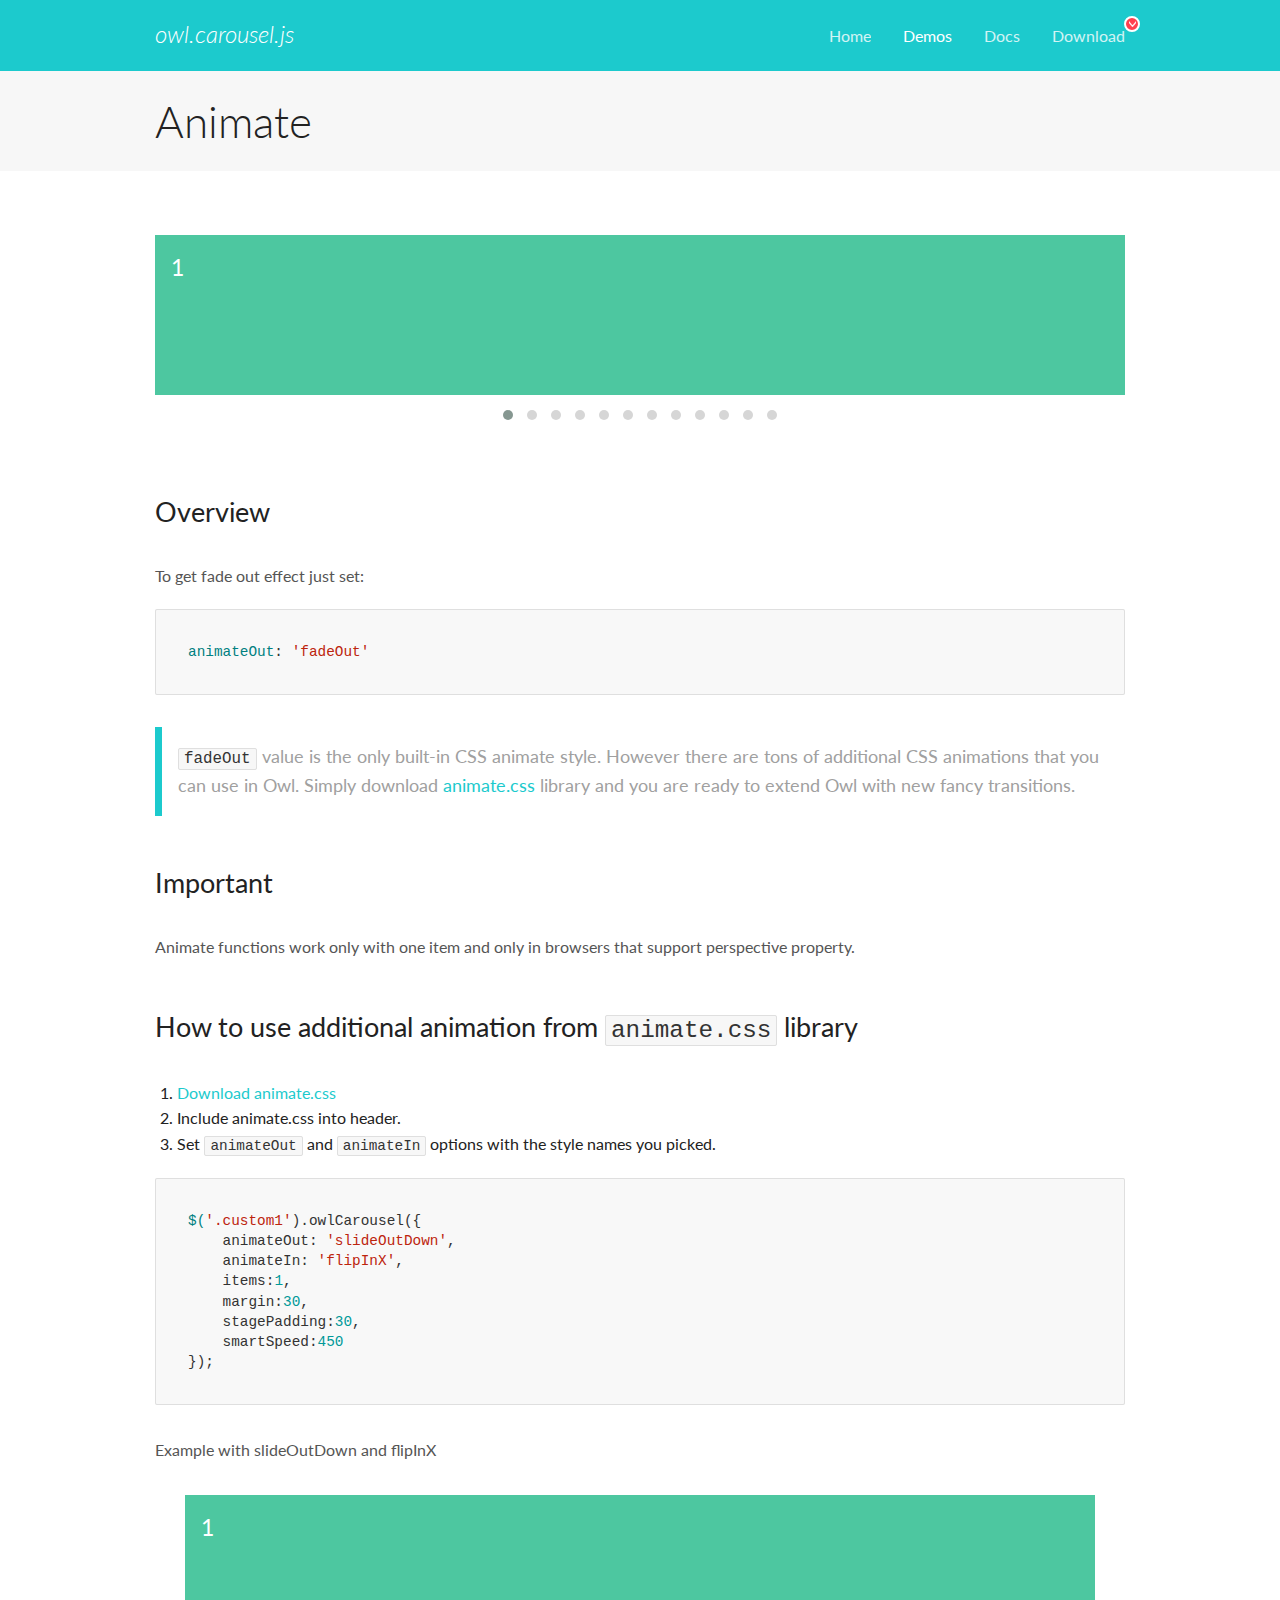
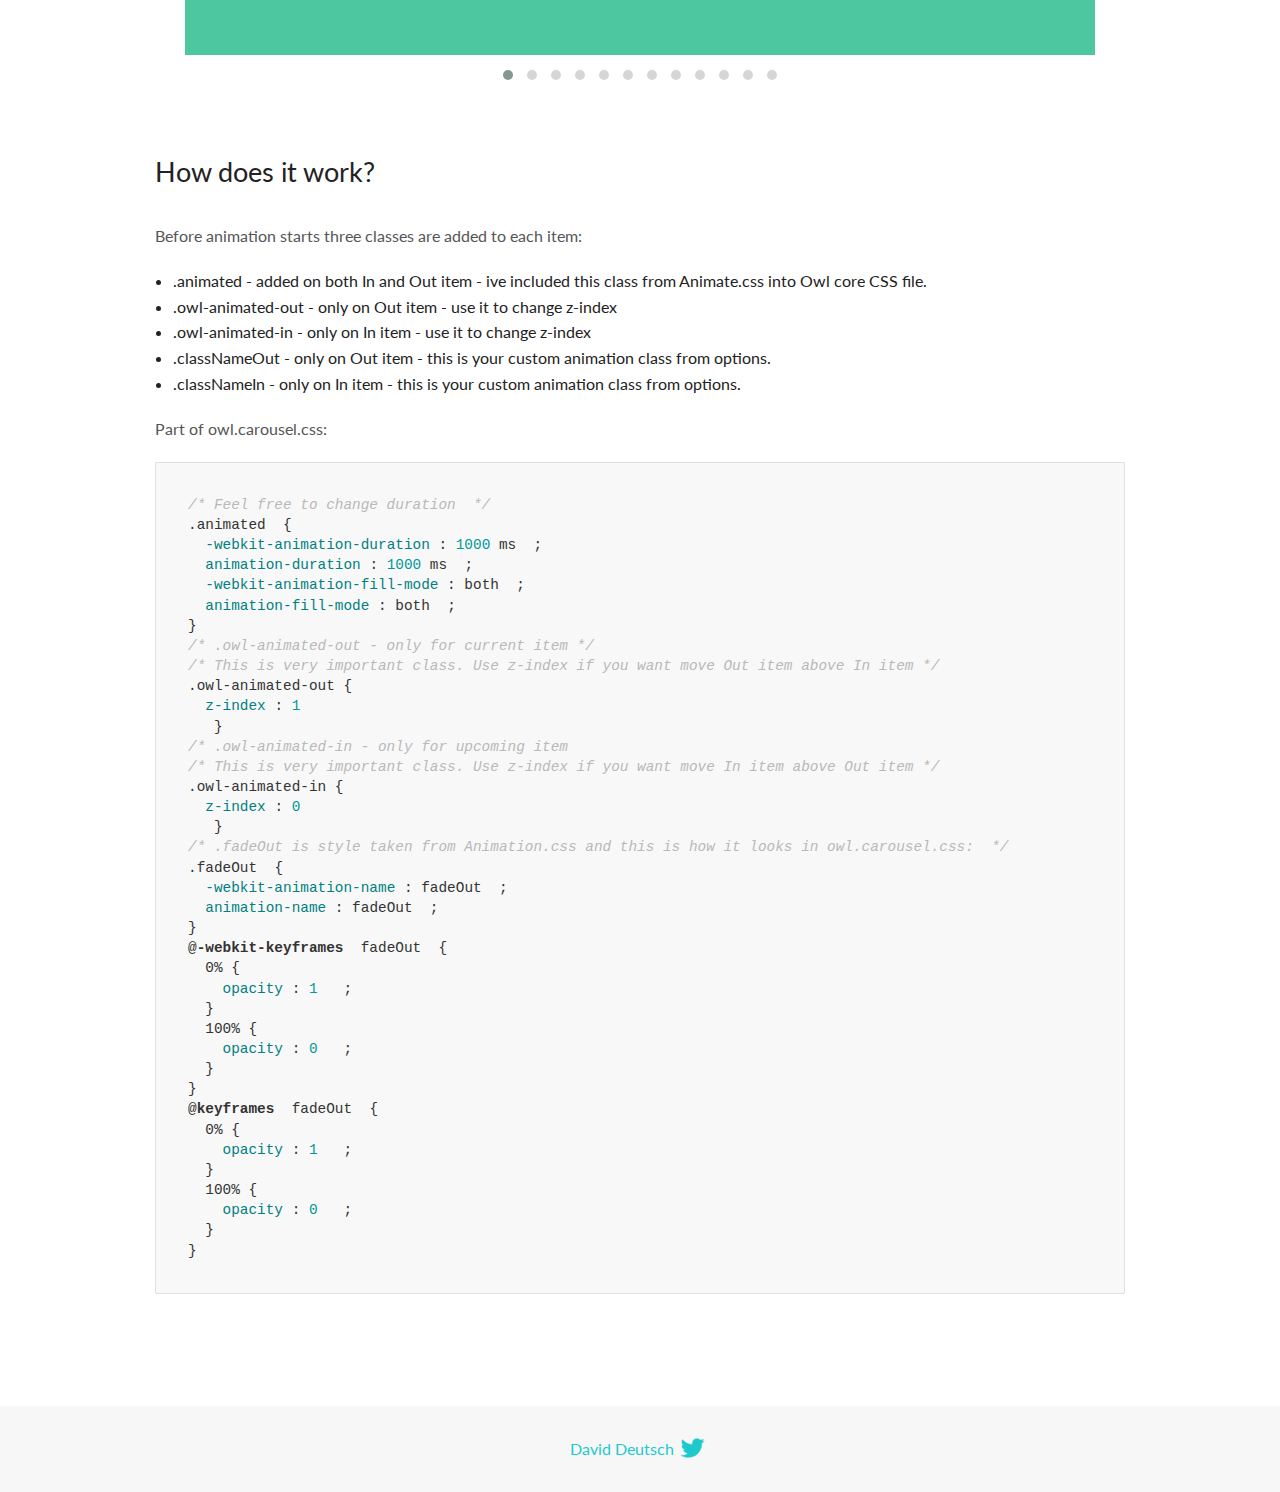
<file: assets/owl/docs/demos/animate.html>
<!DOCTYPE html>
<html lang="en">
  <head>

    <!-- head -->
    <meta charset="utf-8">
    <meta name="msapplication-tap-highlight" content="no" />
    <meta name="viewport" content="width=device-width, initial-scale=1.0" />
    <meta name="description" content="Animate carousel">
    <meta name="author" content="David Deutsch">
    <title>
      Animate Demo | Owl Carousel | 2.3.4
    </title>

    <!-- Stylesheets -->
    <link href='https://fonts.googleapis.com/css?family=Lato:300,400,700,400italic,300italic' rel='stylesheet' type='text/css'>
    <link rel="stylesheet" href="../assets/css/docs.theme.min.css">

    <!-- Owl Stylesheets -->
    <link rel="stylesheet" href="../assets/owlcarousel/assets/owl.carousel.min.css">
    <link rel="stylesheet" href="../assets/owlcarousel/assets/owl.theme.default.min.css">

    <!-- HTML5 shim and Respond.js IE8 support of HTML5 elements and media queries -->

    <!--[if lt IE 9]>
      <script src="https://oss.maxcdn.com/libs/html5shiv/3.7.0/html5shiv.js"></script>
      <script src="https://oss.maxcdn.com/libs/respond.js/1.3.0/respond.min.js"></script>
    <![endif]-->

    <!-- Favicons -->
    <link rel="apple-touch-icon-precomposed" sizes="144x144" href="../assets/ico/apple-touch-icon-144-precomposed.png">
    <link rel="shortcut icon" href="../assets/ico/favicon.png">
    <link rel="shortcut icon" href="favicon.ico">

    <!-- Yeah i know js should not be in header. Its required for demos.-->

    <!-- javascript -->
    <script src="../assets/vendors/jquery.min.js"></script>
    <script src="../assets/owlcarousel/owl.carousel.js"></script>
  </head>
  <body>

    <!-- header -->
    <header class="header">
      <div class="row">
        <div class="large-12 columns">
          <div class="brand left">
            <h3>
              <a href="/OwlCarousel2/">owl.carousel.js</a> 
            </h3>
          </div>
          <a id="toggle-nav" class="right">
            <span></span> <span></span> <span></span> 
          </a> 
          <div class="nav-bar">
            <ul class="clearfix">
              <li> <a href="/OwlCarousel2/index.html">Home</a>  </li>
              <li class="active">
                <a href="/OwlCarousel2/demos/demos.html">Demos</a> 
              </li>
              <li> <a href="/OwlCarousel2/docs/started-welcome.html">Docs</a>  </li>
              <li>
                <a href="https://github.com/OwlCarousel2/OwlCarousel2/archive/2.3.4.zip">Download</a> 
                <span class="download"></span> 
              </li>
            </ul>
          </div>
        </div>
      </div>
    </header>

    <!-- title -->
    <section class="title">
      <div class="row">
        <div class="large-12 columns">
          <h1>Animate</h1>
        </div>
      </div>
    </section>

    <!--  Demos -->
    <section id="demos">
      <div class="row">
        <div class="large-12 columns">
          <div class="fadeOut owl-carousel owl-theme">
            <div class="item">
              <h4>1</h4>
            </div>
            <div class="item">
              <h4>2</h4>
            </div>
            <div class="item">
              <h4>3</h4>
            </div>
            <div class="item">
              <h4>4</h4>
            </div>
            <div class="item">
              <h4>5</h4>
            </div>
            <div class="item">
              <h4>6</h4>
            </div>
            <div class="item">
              <h4>7</h4>
            </div>
            <div class="item">
              <h4>8</h4>
            </div>
            <div class="item">
              <h4>9</h4>
            </div>
            <div class="item">
              <h4>10</h4>
            </div>
            <div class="item">
              <h4>11</h4>
            </div>
            <div class="item">
              <h4>12</h4>
            </div>
          </div>
          <h3 id="overview">Overview</h3>
          <p>To get fade out effect just set:</p>
          <pre><code>animateOut: &#39;fadeOut&#39;</code></pre>
          <blockquote>
            <p><code>fadeOut</code> value is the only built-in CSS animate style. However there are tons of additional CSS animations that you can use in Owl. Simply download
              <a href="https://daneden.github.io/animate.css/">animate.css</a>  library and you are ready to extend Owl with new fancy transitions.</p>
          </blockquote>
          <h3 id="important">Important</h3>
          <p>Animate functions work only with one item and only in browsers that support perspective property.</p>
          <h3 id="how-to-use-additional-animation-from-animate-css-library">How to use additional animation from <code>animate.css</code> library</h3>
          <ol>
            <li> <a href="https://daneden.github.io/animate.css/">Download animate.css</a>  </li>
            <li>Include animate.css into header.</li>
            <li>Set <code>animateOut</code> and <code>animateIn</code> options with the style names you picked.</li>
          </ol>
          <pre><code>$(&#39;.custom1&#39;).owlCarousel({
    animateOut: &#39;slideOutDown&#39;,
    animateIn: &#39;flipInX&#39;,
    items:1,
    margin:30,
    stagePadding:30,
    smartSpeed:450
});</code></pre>
          <p>Example with slideOutDown and flipInX</p>
          <div class="custom1 owl-carousel owl-theme">
            <div class="item">
              <h4>1</h4>
            </div>
            <div class="item">
              <h4>2</h4>
            </div>
            <div class="item">
              <h4>3</h4>
            </div>
            <div class="item">
              <h4>4</h4>
            </div>
            <div class="item">
              <h4>5</h4>
            </div>
            <div class="item">
              <h4>6</h4>
            </div>
            <div class="item">
              <h4>7</h4>
            </div>
            <div class="item">
              <h4>8</h4>
            </div>
            <div class="item">
              <h4>9</h4>
            </div>
            <div class="item">
              <h4>10</h4>
            </div>
            <div class="item">
              <h4>11</h4>
            </div>
            <div class="item">
              <h4>12</h4>
            </div>
          </div>
          <h3 id="how-does-it-work-">How does it work?</h3>
          <p>Before animation starts three classes are added to each item:</p>
          <ul>
            <li>.animated - added on both In and Out item - ive included this class from Animate.css into Owl core CSS file.</li>
            <li>.owl-animated-out - only on Out item - use it to change z-index</li>
            <li>.owl-animated-in - only on In item - use it to change z-index</li>
            <li>.classNameOut - only on Out item - this is your custom animation class from options.</li>
            <li>.classNameIn - only on In item - this is your custom animation class from options.</li>
          </ul>
          <p>Part of owl.carousel.css:</p>
          <pre><code class="language-css"><span class="comment">/* Feel free to change duration  */</span> 
<span class="class">.animated</span>  <span class="rules">{
  <span class="rule"><span class="attribute">-webkit-animation-duration</span> :<span class="value"> <span class="number">1000</span> ms</span> </span> ;
  <span class="rule"><span class="attribute">animation-duration</span> :<span class="value"> <span class="number">1000</span> ms</span> </span> ;
  <span class="rule"><span class="attribute">-webkit-animation-fill-mode</span> :<span class="value"> both</span> </span> ;
  <span class="rule"><span class="attribute">animation-fill-mode</span> :<span class="value"> both</span> </span> ;
<span class="rule">}</span> </span> 
<span class="comment">/* .owl-animated-out - only for current item */</span> 
<span class="comment">/* This is very important class. Use z-index if you want move Out item above In item */</span> 
<span class="class">.owl-animated-out</span> <span class="rules">{
  <span class="rule"><span class="attribute">z-index</span> :<span class="value"> <span class="number">1</span> 
</span> </span> </span> }
<span class="comment">/* .owl-animated-in - only for upcoming item
/* This is very important class. Use z-index if you want move In item above Out item */</span> 
<span class="class">.owl-animated-in</span> <span class="rules">{
  <span class="rule"><span class="attribute">z-index</span> :<span class="value"> <span class="number">0</span> 
</span> </span> </span> }
<span class="comment">/* .fadeOut is style taken from Animation.css and this is how it looks in owl.carousel.css:  */</span> 
<span class="class">.fadeOut</span>  <span class="rules">{
  <span class="rule"><span class="attribute">-webkit-animation-name</span> :<span class="value"> fadeOut</span> </span> ;
  <span class="rule"><span class="attribute">animation-name</span> :<span class="value"> fadeOut</span> </span> ;
<span class="rule">}</span> </span> 
<span class="at_rule">@<span class="keyword">-webkit-keyframes</span>  fadeOut </span> {
  0% <span class="rules">{
    <span class="rule"><span class="attribute">opacity</span> :<span class="value"> <span class="number">1</span> </span> </span> ;
  <span class="rule">}</span> </span> 
  100% <span class="rules">{
    <span class="rule"><span class="attribute">opacity</span> :<span class="value"> <span class="number">0</span> </span> </span> ;
  <span class="rule">}</span> </span> 
}
<span class="at_rule">@<span class="keyword">keyframes</span>  fadeOut </span> {
  0% <span class="rules">{
    <span class="rule"><span class="attribute">opacity</span> :<span class="value"> <span class="number">1</span> </span> </span> ;
  <span class="rule">}</span> </span> 
  100% <span class="rules">{
    <span class="rule"><span class="attribute">opacity</span> :<span class="value"> <span class="number">0</span> </span> </span> ;
  <span class="rule">}</span> </span> 
}</code></pre>
          <link rel="stylesheet" href="../assets/css/animate.css">
          <script>
            jQuery(document).ready(function($) {
              $('.fadeOut').owlCarousel({
                items: 1,
                animateOut: 'fadeOut',
                loop: true,
                margin: 10,
              });
              $('.custom1').owlCarousel({
                animateOut: 'slideOutDown',
                animateIn: 'flipInX',
                items: 1,
                margin: 30,
                stagePadding: 30,
                smartSpeed: 450
              });
            });
          </script>
        </div>
      </div>
    </section>

    <!-- footer -->
    <footer class="footer">
      <div class="row">
        <div class="large-12 columns">
          <h5>
            <a href="/OwlCarousel2/docs/support-contact.html">David Deutsch</a> 
            <a id="custom-tweet-button" href="https://twitter.com/share?url=https://github.com/OwlCarousel2/OwlCarousel2&text=Owl Carousel - This is so awesome! " target="_blank"></a> 
          </h5>
        </div>
      </div>
    </footer>

    <!-- vendors -->
    <script src="../assets/vendors/highlight.js"></script>
    <script src="../assets/js/app.js"></script>
  </body>
</html>
</file>
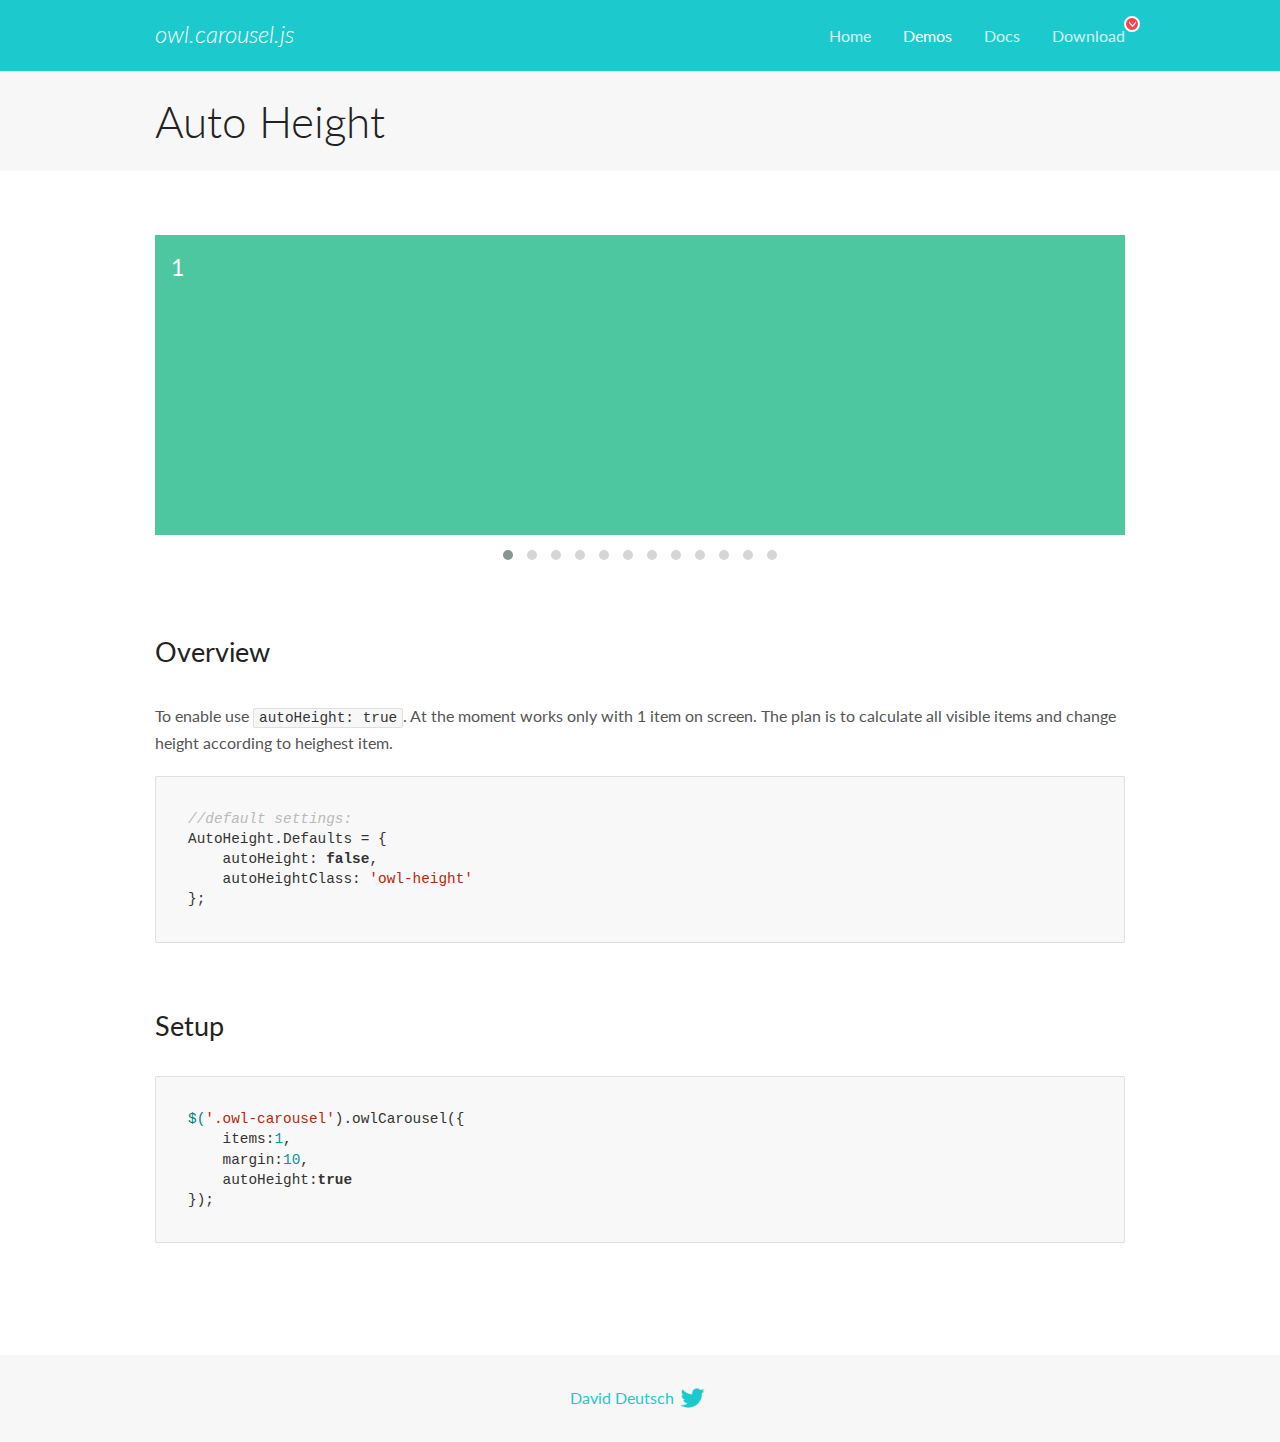
<file: assets/owl/docs/demos/autoheight.html>
<!DOCTYPE html>
<html lang="en">
  <head>

    <!-- head -->
    <meta charset="utf-8">
    <meta name="msapplication-tap-highlight" content="no" />
    <meta name="viewport" content="width=device-width, initial-scale=1.0" />
    <meta name="description" content="autoHeight usage demo">
    <meta name="author" content="David Deutsch">
    <title>
      Auto Height Demo | Owl Carousel | 2.3.4
    </title>

    <!-- Stylesheets -->
    <link href='https://fonts.googleapis.com/css?family=Lato:300,400,700,400italic,300italic' rel='stylesheet' type='text/css'>
    <link rel="stylesheet" href="../assets/css/docs.theme.min.css">

    <!-- Owl Stylesheets -->
    <link rel="stylesheet" href="../assets/owlcarousel/assets/owl.carousel.min.css">
    <link rel="stylesheet" href="../assets/owlcarousel/assets/owl.theme.default.min.css">

    <!-- HTML5 shim and Respond.js IE8 support of HTML5 elements and media queries -->

    <!--[if lt IE 9]>
      <script src="https://oss.maxcdn.com/libs/html5shiv/3.7.0/html5shiv.js"></script>
      <script src="https://oss.maxcdn.com/libs/respond.js/1.3.0/respond.min.js"></script>
    <![endif]-->

    <!-- Favicons -->
    <link rel="apple-touch-icon-precomposed" sizes="144x144" href="../assets/ico/apple-touch-icon-144-precomposed.png">
    <link rel="shortcut icon" href="../assets/ico/favicon.png">
    <link rel="shortcut icon" href="favicon.ico">

    <!-- Yeah i know js should not be in header. Its required for demos.-->

    <!-- javascript -->
    <script src="../assets/vendors/jquery.min.js"></script>
    <script src="../assets/owlcarousel/owl.carousel.js"></script>
  </head>
  <body>

    <!-- header -->
    <header class="header">
      <div class="row">
        <div class="large-12 columns">
          <div class="brand left">
            <h3>
              <a href="/OwlCarousel2/">owl.carousel.js</a> 
            </h3>
          </div>
          <a id="toggle-nav" class="right">
            <span></span> <span></span> <span></span> 
          </a> 
          <div class="nav-bar">
            <ul class="clearfix">
              <li> <a href="/OwlCarousel2/index.html">Home</a>  </li>
              <li class="active">
                <a href="/OwlCarousel2/demos/demos.html">Demos</a> 
              </li>
              <li> <a href="/OwlCarousel2/docs/started-welcome.html">Docs</a>  </li>
              <li>
                <a href="https://github.com/OwlCarousel2/OwlCarousel2/archive/2.3.4.zip">Download</a> 
                <span class="download"></span> 
              </li>
            </ul>
          </div>
        </div>
      </div>
    </header>

    <!-- title -->
    <section class="title">
      <div class="row">
        <div class="large-12 columns">
          <h1>Auto Height</h1>
        </div>
      </div>
    </section>

    <!--  Demos -->
    <section id="demos">
      <div class="row">
        <div class="large-12 columns">
          <div class="owl-carousel owl-theme">
            <div class="item" style="height:300px">
              <h4>1</h4>
            </div>
            <div class="item" style="height:100px">
              <h4>2</h4>
            </div>
            <div class="item" style="height:500px">
              <h4>3</h4>
            </div>
            <div class="item" style="height:250px">
              <h4>4</h4>
            </div>
            <div class="item" style="height:400px">
              <h4>5</h4>
            </div>
            <div class="item" style="height:500px">
              <h4>6</h4>
            </div>
            <div class="item" style="height:600px">
              <h4>7</h4>
            </div>
            <div class="item" style="height:400px">
              <h4>8</h4>
            </div>
            <div class="item" style="height:300px">
              <h4>9</h4>
            </div>
            <div class="item" style="height:350px">
              <h4>10</h4>
            </div>
            <div class="item" style="height:200px">
              <h4>11</h4>
            </div>
            <div class="item" style="height:150px">
              <h4>12</h4>
            </div>
          </div>
          <h3 id="overview">Overview</h3>
          <p>To enable use <code>autoHeight: true</code>. At the moment works only with 1 item on screen. The plan is to calculate all visible items and change height according to heighest item.</p>
          <pre><code>//default settings:
AutoHeight.Defaults = {
    autoHeight: false,
    autoHeightClass: &#39;owl-height&#39;
};</code></pre>
          <h3 id="setup">Setup</h3>
          <pre><code>$(&#39;.owl-carousel&#39;).owlCarousel({
    items:1,
    margin:10,
    autoHeight:true
});</code></pre>
          <script>
            $(document).ready(function() {
              $('.owl-carousel').owlCarousel({
                items: 1,
                margin: 10,
                autoHeight: true
              });
            })
          </script>
        </div>
      </div>
    </section>

    <!-- footer -->
    <footer class="footer">
      <div class="row">
        <div class="large-12 columns">
          <h5>
            <a href="/OwlCarousel2/docs/support-contact.html">David Deutsch</a> 
            <a id="custom-tweet-button" href="https://twitter.com/share?url=https://github.com/OwlCarousel2/OwlCarousel2&text=Owl Carousel - This is so awesome! " target="_blank"></a> 
          </h5>
        </div>
      </div>
    </footer>

    <!-- vendors -->
    <script src="../assets/vendors/highlight.js"></script>
    <script src="../assets/js/app.js"></script>
  </body>
</html>
</file>
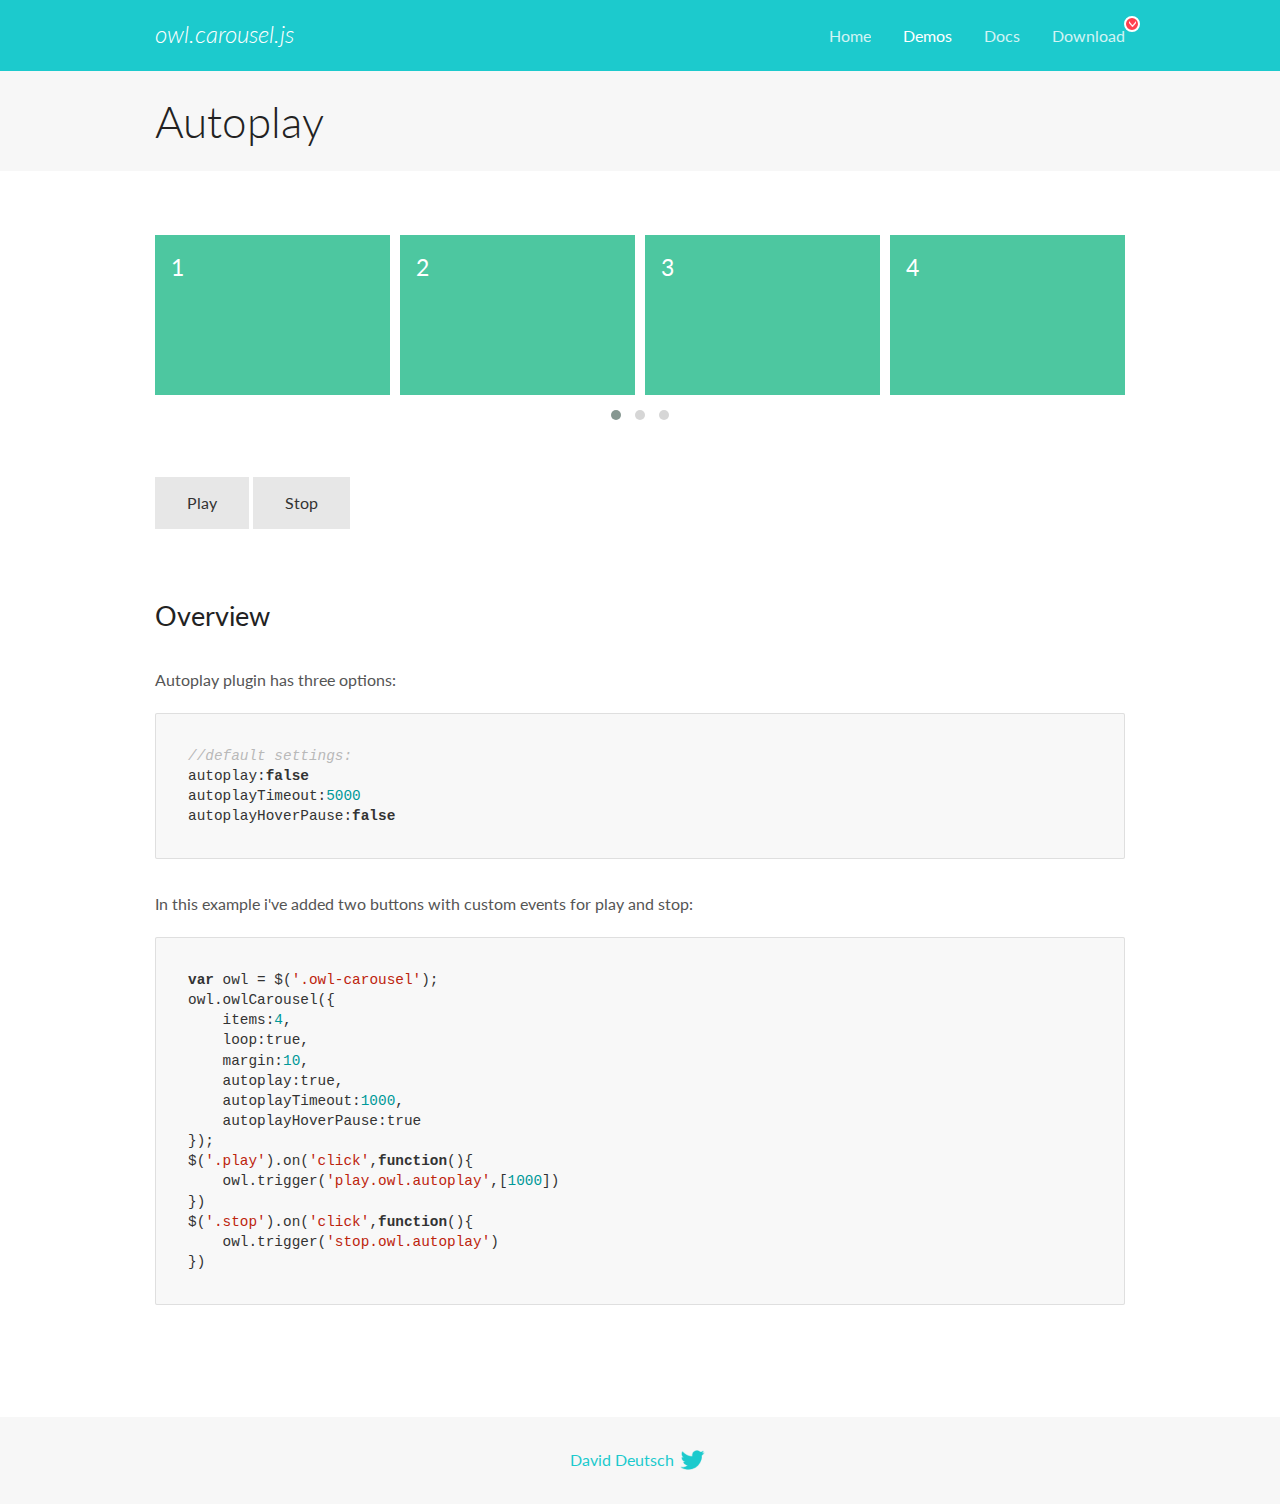
<file: assets/owl/docs/demos/autoplay.html>
<!DOCTYPE html>
<html lang="en">
  <head>

    <!-- head -->
    <meta charset="utf-8">
    <meta name="msapplication-tap-highlight" content="no" />
    <meta name="viewport" content="width=device-width, initial-scale=1.0" />
    <meta name="description" content="Autoplay usage demo">
    <meta name="author" content="David Deutsch">
    <title>
      Autoplay Demo | Owl Carousel | 2.3.4
    </title>

    <!-- Stylesheets -->
    <link href='https://fonts.googleapis.com/css?family=Lato:300,400,700,400italic,300italic' rel='stylesheet' type='text/css'>
    <link rel="stylesheet" href="../assets/css/docs.theme.min.css">

    <!-- Owl Stylesheets -->
    <link rel="stylesheet" href="../assets/owlcarousel/assets/owl.carousel.min.css">
    <link rel="stylesheet" href="../assets/owlcarousel/assets/owl.theme.default.min.css">

    <!-- HTML5 shim and Respond.js IE8 support of HTML5 elements and media queries -->

    <!--[if lt IE 9]>
      <script src="https://oss.maxcdn.com/libs/html5shiv/3.7.0/html5shiv.js"></script>
      <script src="https://oss.maxcdn.com/libs/respond.js/1.3.0/respond.min.js"></script>
    <![endif]-->

    <!-- Favicons -->
    <link rel="apple-touch-icon-precomposed" sizes="144x144" href="../assets/ico/apple-touch-icon-144-precomposed.png">
    <link rel="shortcut icon" href="../assets/ico/favicon.png">
    <link rel="shortcut icon" href="favicon.ico">

    <!-- Yeah i know js should not be in header. Its required for demos.-->

    <!-- javascript -->
    <script src="../assets/vendors/jquery.min.js"></script>
    <script src="../assets/owlcarousel/owl.carousel.js"></script>
  </head>
  <body>

    <!-- header -->
    <header class="header">
      <div class="row">
        <div class="large-12 columns">
          <div class="brand left">
            <h3>
              <a href="/OwlCarousel2/">owl.carousel.js</a> 
            </h3>
          </div>
          <a id="toggle-nav" class="right">
            <span></span> <span></span> <span></span> 
          </a> 
          <div class="nav-bar">
            <ul class="clearfix">
              <li> <a href="/OwlCarousel2/index.html">Home</a>  </li>
              <li class="active">
                <a href="/OwlCarousel2/demos/demos.html">Demos</a> 
              </li>
              <li> <a href="/OwlCarousel2/docs/started-welcome.html">Docs</a>  </li>
              <li>
                <a href="https://github.com/OwlCarousel2/OwlCarousel2/archive/2.3.4.zip">Download</a> 
                <span class="download"></span> 
              </li>
            </ul>
          </div>
        </div>
      </div>
    </header>

    <!-- title -->
    <section class="title">
      <div class="row">
        <div class="large-12 columns">
          <h1>Autoplay</h1>
        </div>
      </div>
    </section>

    <!--  Demos -->
    <section id="demos">
      <div class="row">
        <div class="large-12 columns">
          <div class="owl-carousel owl-theme">
            <div class="item">
              <h4>1</h4>
            </div>
            <div class="item">
              <h4>2</h4>
            </div>
            <div class="item">
              <h4>3</h4>
            </div>
            <div class="item">
              <h4>4</h4>
            </div>
            <div class="item">
              <h4>5</h4>
            </div>
            <div class="item">
              <h4>6</h4>
            </div>
            <div class="item">
              <h4>7</h4>
            </div>
            <div class="item">
              <h4>8</h4>
            </div>
            <div class="item">
              <h4>9</h4>
            </div>
            <div class="item">
              <h4>10</h4>
            </div>
            <div class="item">
              <h4>11</h4>
            </div>
            <div class="item">
              <h4>12</h4>
            </div>
          </div>
          <a class="button secondary play">Play</a> 
          <a class="button secondary stop">Stop</a> 
          <h3 id="overview">Overview</h3>
          <p>Autoplay plugin has three options:</p>
          <pre><code>//default settings:
autoplay:false
autoplayTimeout:5000
autoplayHoverPause:false</code></pre>
          <p>In this example i&#39;ve added two buttons with custom events for play and stop:</p>
          <pre><code>var owl = $(&#39;.owl-carousel&#39;);
owl.owlCarousel({
    items:4,
    loop:true,
    margin:10,
    autoplay:true,
    autoplayTimeout:1000,
    autoplayHoverPause:true
});
$(&#39;.play&#39;).on(&#39;click&#39;,function(){
    owl.trigger(&#39;play.owl.autoplay&#39;,[1000])
})
$(&#39;.stop&#39;).on(&#39;click&#39;,function(){
    owl.trigger(&#39;stop.owl.autoplay&#39;)
})</code></pre>
          <script>
            $(document).ready(function() {
              var owl = $('.owl-carousel');
              owl.owlCarousel({
                items: 4,
                loop: true,
                margin: 10,
                autoplay: true,
                autoplayTimeout: 1000,
                autoplayHoverPause: true
              });
              $('.play').on('click', function() {
                owl.trigger('play.owl.autoplay', [1000])
              })
              $('.stop').on('click', function() {
                owl.trigger('stop.owl.autoplay')
              })
            })
          </script>
        </div>
      </div>
    </section>

    <!-- footer -->
    <footer class="footer">
      <div class="row">
        <div class="large-12 columns">
          <h5>
            <a href="/OwlCarousel2/docs/support-contact.html">David Deutsch</a> 
            <a id="custom-tweet-button" href="https://twitter.com/share?url=https://github.com/OwlCarousel2/OwlCarousel2&text=Owl Carousel - This is so awesome! " target="_blank"></a> 
          </h5>
        </div>
      </div>
    </footer>

    <!-- vendors -->
    <script src="../assets/vendors/highlight.js"></script>
    <script src="../assets/js/app.js"></script>
  </body>
</html>
</file>
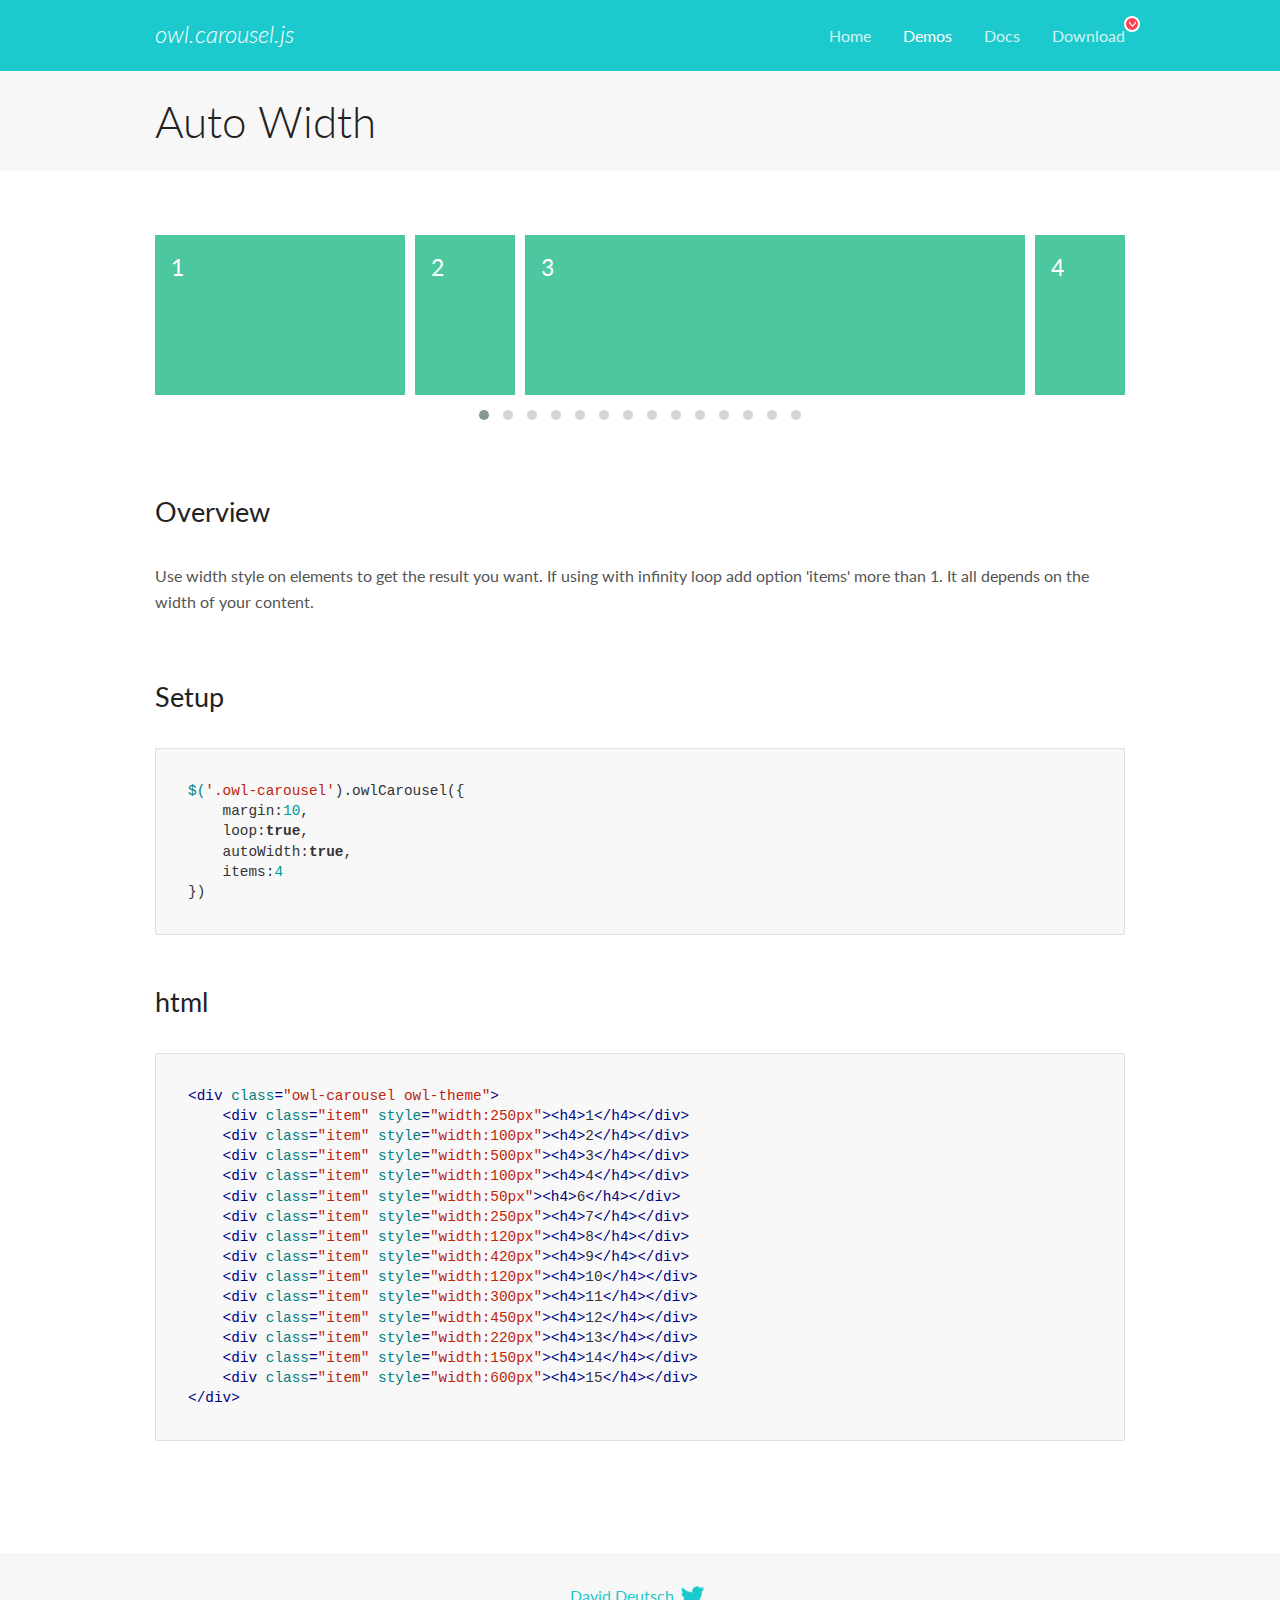
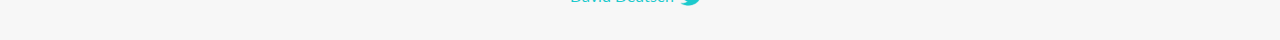
<file: assets/owl/docs/demos/autowidth.html>
<!DOCTYPE html>
<html lang="en">
  <head>

    <!-- head -->
    <meta charset="utf-8">
    <meta name="msapplication-tap-highlight" content="no" />
    <meta name="viewport" content="width=device-width, initial-scale=1.0" />
    <meta name="description" content="Auto Width">
    <meta name="author" content="David Deutsch">
    <title>
      Auto Width Demo | Owl Carousel | 2.3.4
    </title>

    <!-- Stylesheets -->
    <link href='https://fonts.googleapis.com/css?family=Lato:300,400,700,400italic,300italic' rel='stylesheet' type='text/css'>
    <link rel="stylesheet" href="../assets/css/docs.theme.min.css">

    <!-- Owl Stylesheets -->
    <link rel="stylesheet" href="../assets/owlcarousel/assets/owl.carousel.min.css">
    <link rel="stylesheet" href="../assets/owlcarousel/assets/owl.theme.default.min.css">

    <!-- HTML5 shim and Respond.js IE8 support of HTML5 elements and media queries -->

    <!--[if lt IE 9]>
      <script src="https://oss.maxcdn.com/libs/html5shiv/3.7.0/html5shiv.js"></script>
      <script src="https://oss.maxcdn.com/libs/respond.js/1.3.0/respond.min.js"></script>
    <![endif]-->

    <!-- Favicons -->
    <link rel="apple-touch-icon-precomposed" sizes="144x144" href="../assets/ico/apple-touch-icon-144-precomposed.png">
    <link rel="shortcut icon" href="../assets/ico/favicon.png">
    <link rel="shortcut icon" href="favicon.ico">

    <!-- Yeah i know js should not be in header. Its required for demos.-->

    <!-- javascript -->
    <script src="../assets/vendors/jquery.min.js"></script>
    <script src="../assets/owlcarousel/owl.carousel.js"></script>
  </head>
  <body>

    <!-- header -->
    <header class="header">
      <div class="row">
        <div class="large-12 columns">
          <div class="brand left">
            <h3>
              <a href="/OwlCarousel2/">owl.carousel.js</a> 
            </h3>
          </div>
          <a id="toggle-nav" class="right">
            <span></span> <span></span> <span></span> 
          </a> 
          <div class="nav-bar">
            <ul class="clearfix">
              <li> <a href="/OwlCarousel2/index.html">Home</a>  </li>
              <li class="active">
                <a href="/OwlCarousel2/demos/demos.html">Demos</a> 
              </li>
              <li> <a href="/OwlCarousel2/docs/started-welcome.html">Docs</a>  </li>
              <li>
                <a href="https://github.com/OwlCarousel2/OwlCarousel2/archive/2.3.4.zip">Download</a> 
                <span class="download"></span> 
              </li>
            </ul>
          </div>
        </div>
      </div>
    </header>

    <!-- title -->
    <section class="title">
      <div class="row">
        <div class="large-12 columns">
          <h1>Auto Width</h1>
        </div>
      </div>
    </section>

    <!--  Demos -->
    <section id="demos">
      <div class="row">
        <div class="large-12 columns">
          <div class="owl-carousel owl-theme">
            <div class="item" style="width:250px">
              <h4>1</h4>
            </div>
            <div class="item" style="width:100px">
              <h4>2</h4>
            </div>
            <div class="item" style="width:500px">
              <h4>3</h4>
            </div>
            <div class="item" style="width:100px">
              <h4>4</h4>
            </div>
            <div class="item" style="width:50px">
              <h4>6</h4>
            </div>
            <div class="item" style="width:250px">
              <h4>7</h4>
            </div>
            <div class="item" style="width:120px">
              <h4>8</h4>
            </div>
            <div class="item" style="width:420px">
              <h4>9</h4>
            </div>
            <div class="item" style="width:120px">
              <h4>10</h4>
            </div>
            <div class="item" style="width:300px">
              <h4>11</h4>
            </div>
            <div class="item" style="width:450px">
              <h4>12</h4>
            </div>
            <div class="item" style="width:220px">
              <h4>13</h4>
            </div>
            <div class="item" style="width:150px">
              <h4>14</h4>
            </div>
            <div class="item" style="width:600px">
              <h4>15</h4>
            </div>
          </div>
          <h3 id="overview">Overview</h3>
          <p>Use width style on elements to get the result you want. If using with infinity loop add option &#39;items&#39; more than 1. It all depends on the width of your content.</p>
          <h3 id="setup">Setup</h3>
          <pre><code>$(&#39;.owl-carousel&#39;).owlCarousel({
    margin:10,
    loop:true,
    autoWidth:true,
    items:4
})</code></pre>
          <h3 id="html">html</h3>
          <pre><code>&lt;div class=&quot;owl-carousel owl-theme&quot;&gt;
    &lt;div class=&quot;item&quot; style=&quot;width:250px&quot;&gt;&lt;h4&gt;1&lt;/h4&gt;&lt;/div&gt;
    &lt;div class=&quot;item&quot; style=&quot;width:100px&quot;&gt;&lt;h4&gt;2&lt;/h4&gt;&lt;/div&gt;
    &lt;div class=&quot;item&quot; style=&quot;width:500px&quot;&gt;&lt;h4&gt;3&lt;/h4&gt;&lt;/div&gt;
    &lt;div class=&quot;item&quot; style=&quot;width:100px&quot;&gt;&lt;h4&gt;4&lt;/h4&gt;&lt;/div&gt;
    &lt;div class=&quot;item&quot; style=&quot;width:50px&quot;&gt;&lt;h4&gt;6&lt;/h4&gt;&lt;/div&gt;
    &lt;div class=&quot;item&quot; style=&quot;width:250px&quot;&gt;&lt;h4&gt;7&lt;/h4&gt;&lt;/div&gt;
    &lt;div class=&quot;item&quot; style=&quot;width:120px&quot;&gt;&lt;h4&gt;8&lt;/h4&gt;&lt;/div&gt;
    &lt;div class=&quot;item&quot; style=&quot;width:420px&quot;&gt;&lt;h4&gt;9&lt;/h4&gt;&lt;/div&gt;
    &lt;div class=&quot;item&quot; style=&quot;width:120px&quot;&gt;&lt;h4&gt;10&lt;/h4&gt;&lt;/div&gt;
    &lt;div class=&quot;item&quot; style=&quot;width:300px&quot;&gt;&lt;h4&gt;11&lt;/h4&gt;&lt;/div&gt;
    &lt;div class=&quot;item&quot; style=&quot;width:450px&quot;&gt;&lt;h4&gt;12&lt;/h4&gt;&lt;/div&gt;
    &lt;div class=&quot;item&quot; style=&quot;width:220px&quot;&gt;&lt;h4&gt;13&lt;/h4&gt;&lt;/div&gt;
    &lt;div class=&quot;item&quot; style=&quot;width:150px&quot;&gt;&lt;h4&gt;14&lt;/h4&gt;&lt;/div&gt;
    &lt;div class=&quot;item&quot; style=&quot;width:600px&quot;&gt;&lt;h4&gt;15&lt;/h4&gt;&lt;/div&gt;
&lt;/div&gt;</code></pre>
          <script>
            $(document).ready(function() {
              $('.owl-carousel').owlCarousel({
                margin: 10,
                loop: true,
                autoWidth: true,
                items: 4
              })
            })
          </script>
        </div>
      </div>
    </section>

    <!-- footer -->
    <footer class="footer">
      <div class="row">
        <div class="large-12 columns">
          <h5>
            <a href="/OwlCarousel2/docs/support-contact.html">David Deutsch</a> 
            <a id="custom-tweet-button" href="https://twitter.com/share?url=https://github.com/OwlCarousel2/OwlCarousel2&text=Owl Carousel - This is so awesome! " target="_blank"></a> 
          </h5>
        </div>
      </div>
    </footer>

    <!-- vendors -->
    <script src="../assets/vendors/highlight.js"></script>
    <script src="../assets/js/app.js"></script>
  </body>
</html>
</file>
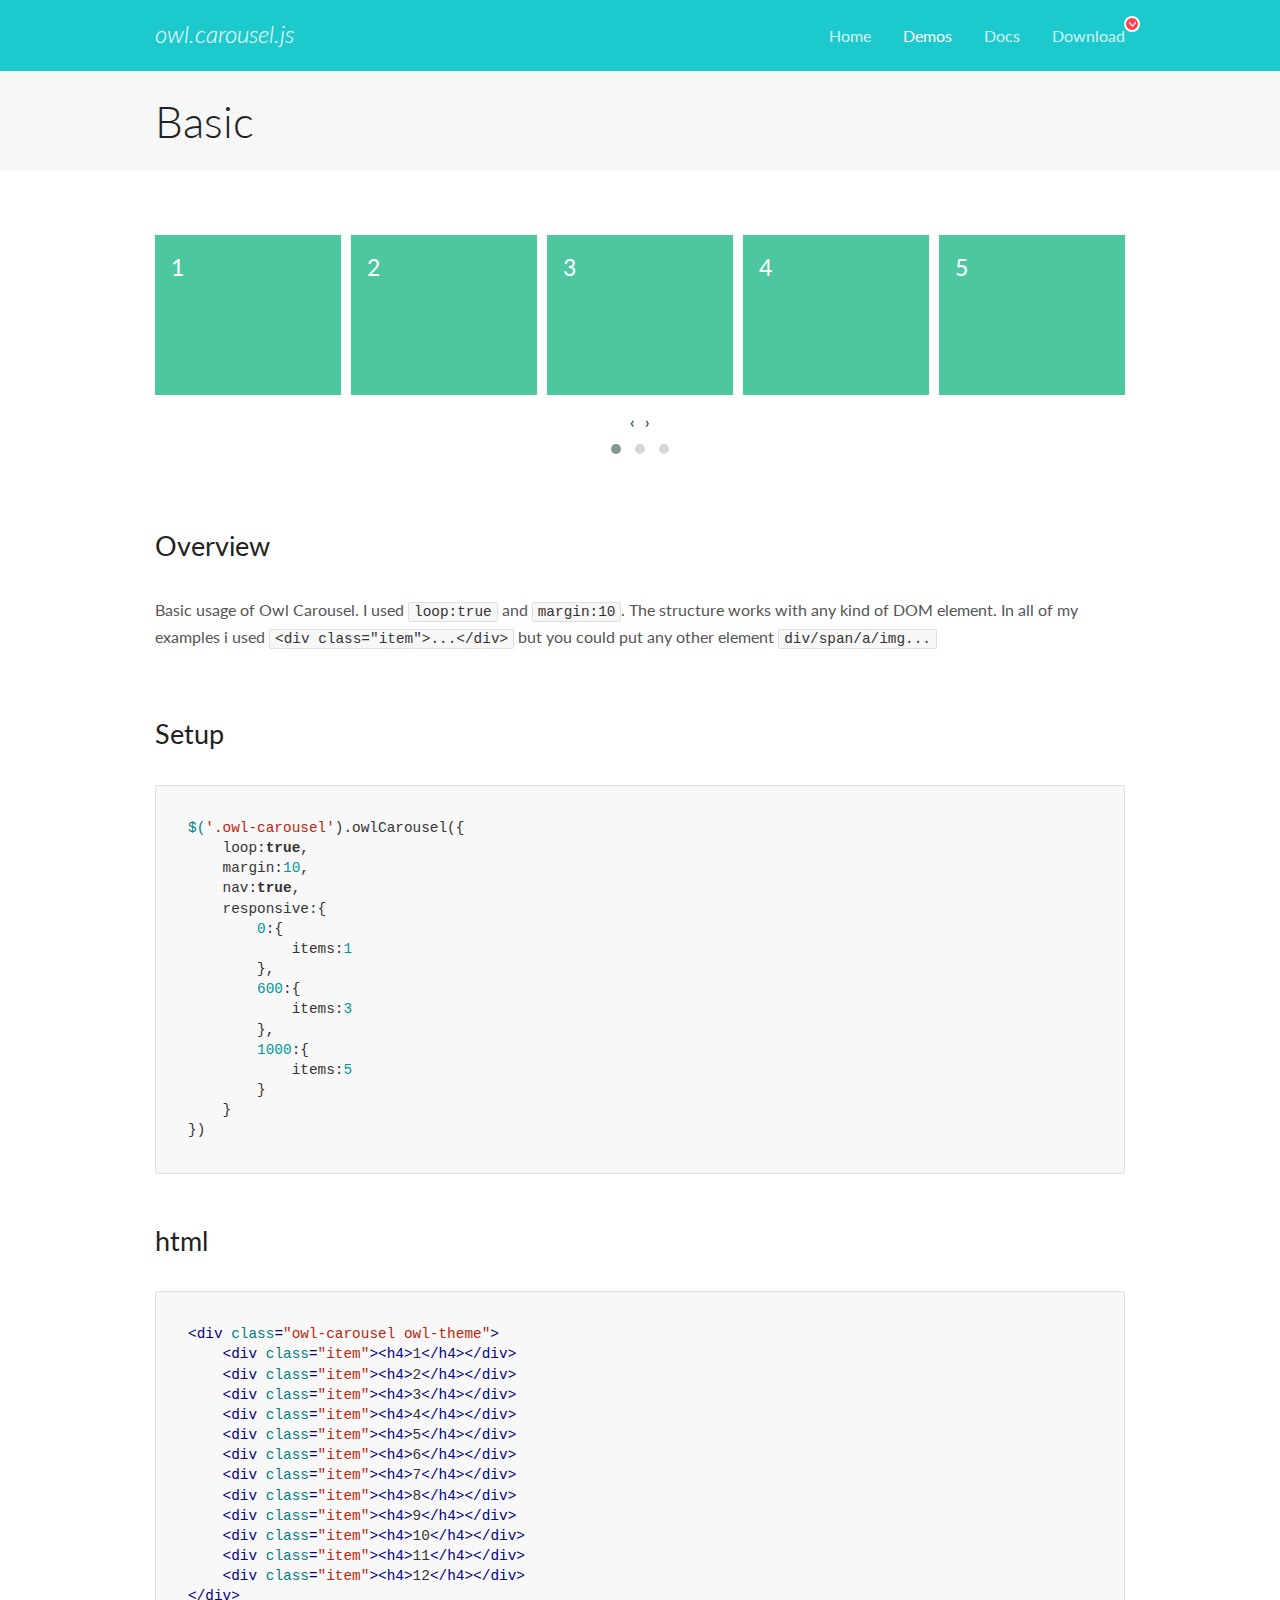
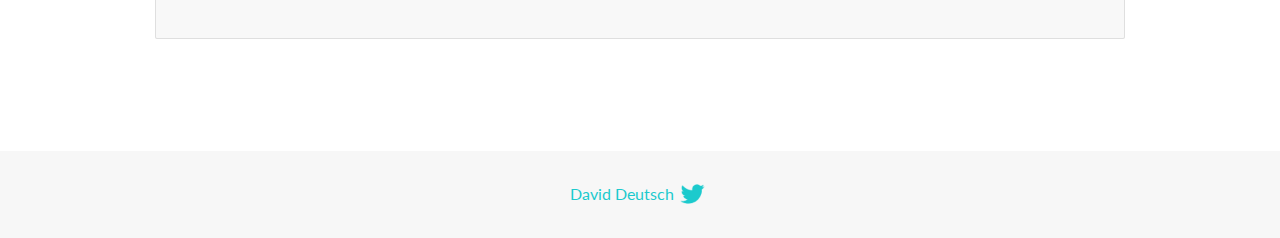
<file: assets/owl/docs/demos/basic.html>
<!DOCTYPE html>
<html lang="en">
  <head>

    <!-- head -->
    <meta charset="utf-8">
    <meta name="msapplication-tap-highlight" content="no" />
    <meta name="viewport" content="width=device-width, initial-scale=1.0" />
    <meta name="description" content="Basic usage demo">
    <meta name="author" content="David Deutsch">
    <title>
      Basic Demo | Owl Carousel | 2.3.4
    </title>

    <!-- Stylesheets -->
    <link href='https://fonts.googleapis.com/css?family=Lato:300,400,700,400italic,300italic' rel='stylesheet' type='text/css'>
    <link rel="stylesheet" href="../assets/css/docs.theme.min.css">

    <!-- Owl Stylesheets -->
    <link rel="stylesheet" href="../assets/owlcarousel/assets/owl.carousel.min.css">
    <link rel="stylesheet" href="../assets/owlcarousel/assets/owl.theme.default.min.css">

    <!-- HTML5 shim and Respond.js IE8 support of HTML5 elements and media queries -->

    <!--[if lt IE 9]>
      <script src="https://oss.maxcdn.com/libs/html5shiv/3.7.0/html5shiv.js"></script>
      <script src="https://oss.maxcdn.com/libs/respond.js/1.3.0/respond.min.js"></script>
    <![endif]-->

    <!-- Favicons -->
    <link rel="apple-touch-icon-precomposed" sizes="144x144" href="../assets/ico/apple-touch-icon-144-precomposed.png">
    <link rel="shortcut icon" href="../assets/ico/favicon.png">
    <link rel="shortcut icon" href="favicon.ico">

    <!-- Yeah i know js should not be in header. Its required for demos.-->

    <!-- javascript -->
    <script src="../assets/vendors/jquery.min.js"></script>
    <script src="../assets/owlcarousel/owl.carousel.js"></script>
  </head>
  <body>

    <!-- header -->
    <header class="header">
      <div class="row">
        <div class="large-12 columns">
          <div class="brand left">
            <h3>
              <a href="/OwlCarousel2/">owl.carousel.js</a> 
            </h3>
          </div>
          <a id="toggle-nav" class="right">
            <span></span> <span></span> <span></span> 
          </a> 
          <div class="nav-bar">
            <ul class="clearfix">
              <li> <a href="/OwlCarousel2/index.html">Home</a>  </li>
              <li class="active">
                <a href="/OwlCarousel2/demos/demos.html">Demos</a> 
              </li>
              <li> <a href="/OwlCarousel2/docs/started-welcome.html">Docs</a>  </li>
              <li>
                <a href="https://github.com/OwlCarousel2/OwlCarousel2/archive/2.3.4.zip">Download</a> 
                <span class="download"></span> 
              </li>
            </ul>
          </div>
        </div>
      </div>
    </header>

    <!-- title -->
    <section class="title">
      <div class="row">
        <div class="large-12 columns">
          <h1>Basic</h1>
        </div>
      </div>
    </section>

    <!--  Demos -->
    <section id="demos">
      <div class="row">
        <div class="large-12 columns">
          <div class="owl-carousel owl-theme">
            <div class="item">
              <h4>1</h4>
            </div>
            <div class="item">
              <h4>2</h4>
            </div>
            <div class="item">
              <h4>3</h4>
            </div>
            <div class="item">
              <h4>4</h4>
            </div>
            <div class="item">
              <h4>5</h4>
            </div>
            <div class="item">
              <h4>6</h4>
            </div>
            <div class="item">
              <h4>7</h4>
            </div>
            <div class="item">
              <h4>8</h4>
            </div>
            <div class="item">
              <h4>9</h4>
            </div>
            <div class="item">
              <h4>10</h4>
            </div>
            <div class="item">
              <h4>11</h4>
            </div>
            <div class="item">
              <h4>12</h4>
            </div>
          </div>
          <h3 id="overview">Overview</h3>
          <p>Basic usage of Owl Carousel. I used <code>loop:true</code> and <code>margin:10</code>. The structure works with any kind of DOM element. In all of my examples i used <code>&lt;div class=&quot;item&quot;&gt;...&lt;/div&gt;</code> but you could
            put any other element <code>div/span/a/img...</code></p>
          <h3 id="setup">Setup</h3>
          <pre><code>$(&#39;.owl-carousel&#39;).owlCarousel({
    loop:true,
    margin:10,
    nav:true,
    responsive:{
        0:{
            items:1
        },
        600:{
            items:3
        },
        1000:{
            items:5
        }
    }
})</code></pre>
          <h3 id="html">html</h3>
          <pre><code>&lt;div class=&quot;owl-carousel owl-theme&quot;&gt;
    &lt;div class=&quot;item&quot;&gt;&lt;h4&gt;1&lt;/h4&gt;&lt;/div&gt;
    &lt;div class=&quot;item&quot;&gt;&lt;h4&gt;2&lt;/h4&gt;&lt;/div&gt;
    &lt;div class=&quot;item&quot;&gt;&lt;h4&gt;3&lt;/h4&gt;&lt;/div&gt;
    &lt;div class=&quot;item&quot;&gt;&lt;h4&gt;4&lt;/h4&gt;&lt;/div&gt;
    &lt;div class=&quot;item&quot;&gt;&lt;h4&gt;5&lt;/h4&gt;&lt;/div&gt;
    &lt;div class=&quot;item&quot;&gt;&lt;h4&gt;6&lt;/h4&gt;&lt;/div&gt;
    &lt;div class=&quot;item&quot;&gt;&lt;h4&gt;7&lt;/h4&gt;&lt;/div&gt;
    &lt;div class=&quot;item&quot;&gt;&lt;h4&gt;8&lt;/h4&gt;&lt;/div&gt;
    &lt;div class=&quot;item&quot;&gt;&lt;h4&gt;9&lt;/h4&gt;&lt;/div&gt;
    &lt;div class=&quot;item&quot;&gt;&lt;h4&gt;10&lt;/h4&gt;&lt;/div&gt;
    &lt;div class=&quot;item&quot;&gt;&lt;h4&gt;11&lt;/h4&gt;&lt;/div&gt;
    &lt;div class=&quot;item&quot;&gt;&lt;h4&gt;12&lt;/h4&gt;&lt;/div&gt;
&lt;/div&gt;</code></pre>
          <script>
            $(document).ready(function() {
              var owl = $('.owl-carousel');
              owl.owlCarousel({
                margin: 10,
                nav: true,
                loop: true,
                responsive: {
                  0: {
                    items: 1
                  },
                  600: {
                    items: 3
                  },
                  1000: {
                    items: 5
                  }
                }
              })
            })
          </script>
        </div>
      </div>
    </section>

    <!-- footer -->
    <footer class="footer">
      <div class="row">
        <div class="large-12 columns">
          <h5>
            <a href="/OwlCarousel2/docs/support-contact.html">David Deutsch</a> 
            <a id="custom-tweet-button" href="https://twitter.com/share?url=https://github.com/OwlCarousel2/OwlCarousel2&text=Owl Carousel - This is so awesome! " target="_blank"></a> 
          </h5>
        </div>
      </div>
    </footer>

    <!-- vendors -->
    <script src="../assets/vendors/highlight.js"></script>
    <script src="../assets/js/app.js"></script>
  </body>
</html>
</file>
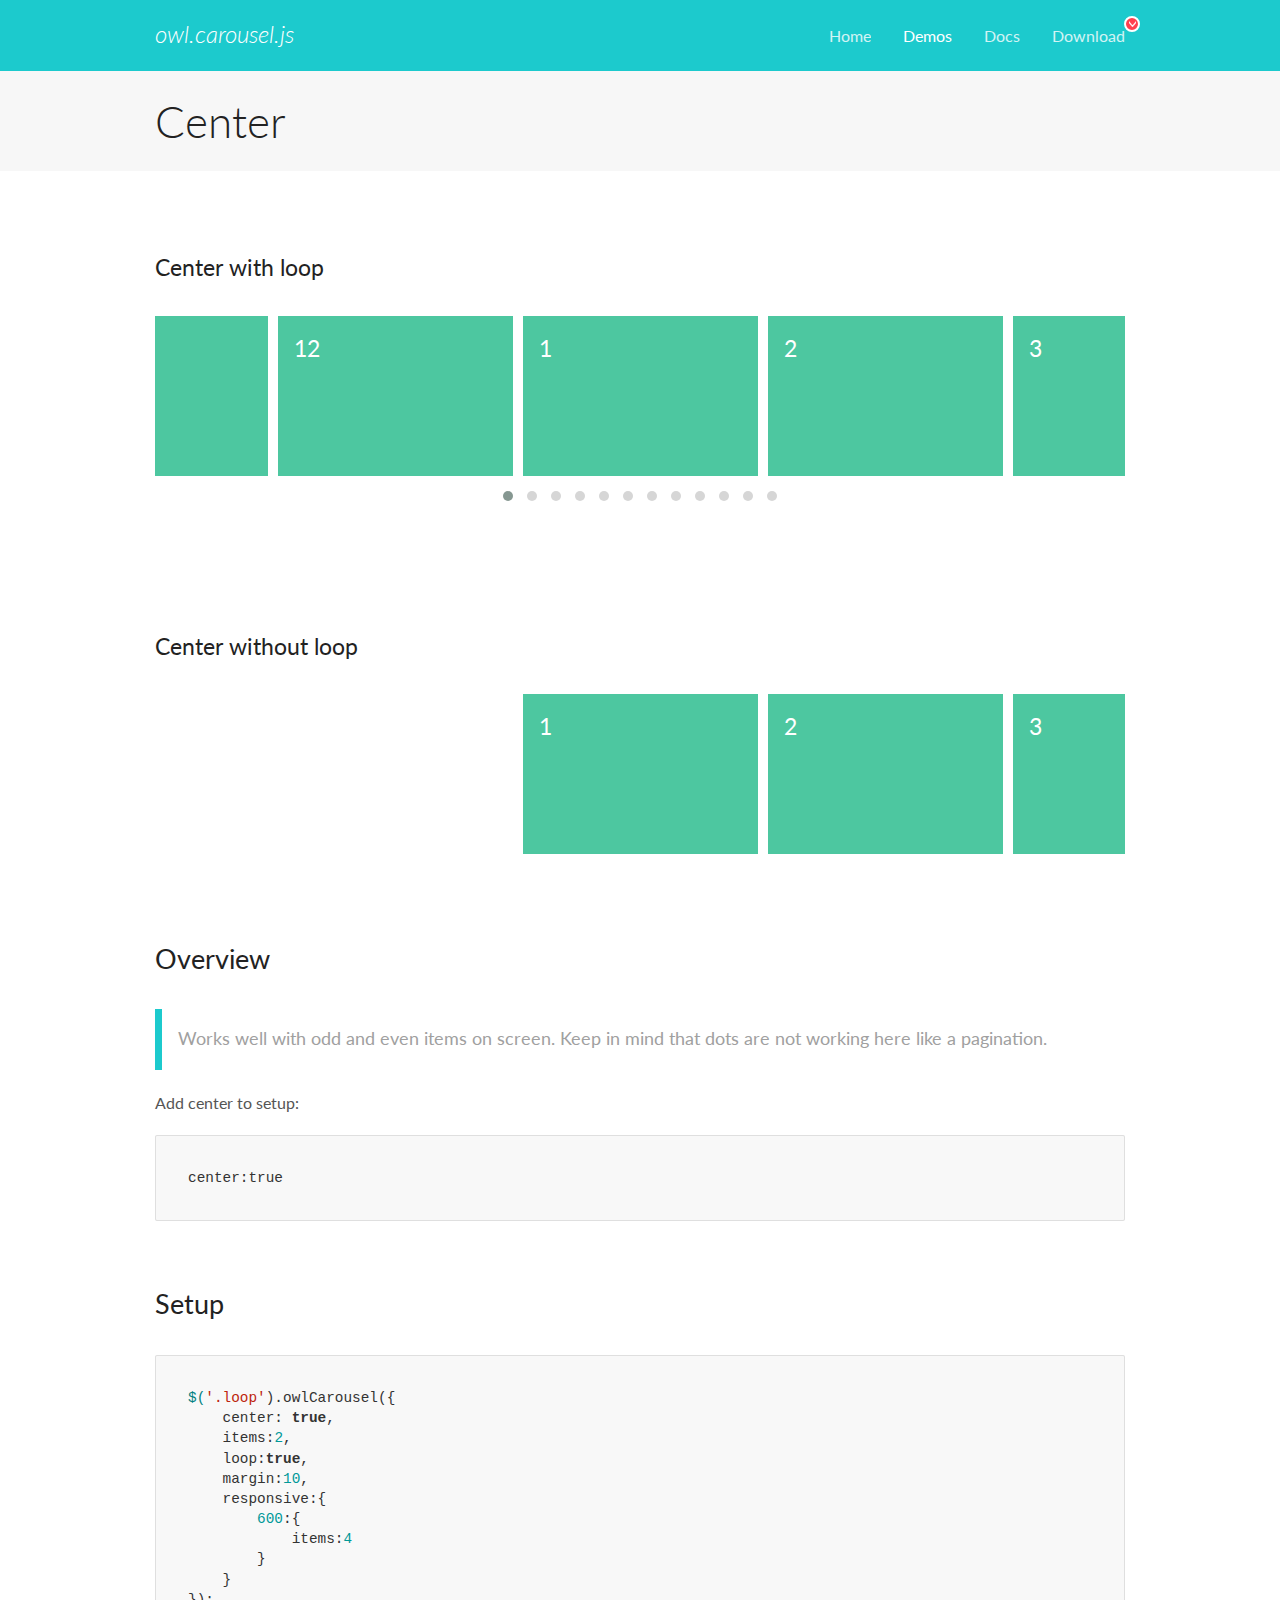
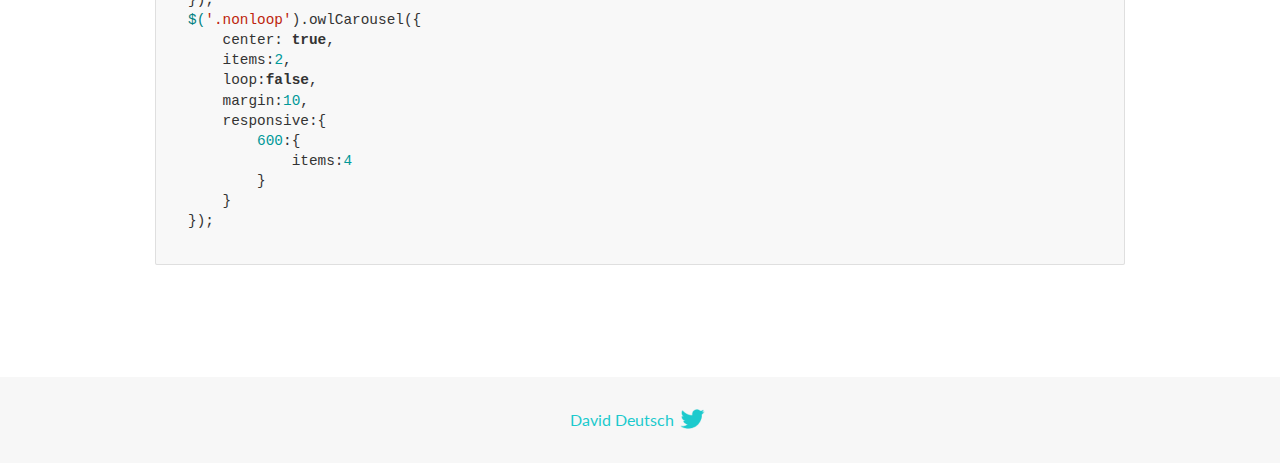
<file: assets/owl/docs/demos/center.html>
<!DOCTYPE html>
<html lang="en">
  <head>

    <!-- head -->
    <meta charset="utf-8">
    <meta name="msapplication-tap-highlight" content="no" />
    <meta name="viewport" content="width=device-width, initial-scale=1.0" />
    <meta name="description" content="Center carousel">
    <meta name="author" content="David Deutsch">
    <title>
      Center Demo | Owl Carousel | 2.3.4
    </title>

    <!-- Stylesheets -->
    <link href='https://fonts.googleapis.com/css?family=Lato:300,400,700,400italic,300italic' rel='stylesheet' type='text/css'>
    <link rel="stylesheet" href="../assets/css/docs.theme.min.css">

    <!-- Owl Stylesheets -->
    <link rel="stylesheet" href="../assets/owlcarousel/assets/owl.carousel.min.css">
    <link rel="stylesheet" href="../assets/owlcarousel/assets/owl.theme.default.min.css">

    <!-- HTML5 shim and Respond.js IE8 support of HTML5 elements and media queries -->

    <!--[if lt IE 9]>
      <script src="https://oss.maxcdn.com/libs/html5shiv/3.7.0/html5shiv.js"></script>
      <script src="https://oss.maxcdn.com/libs/respond.js/1.3.0/respond.min.js"></script>
    <![endif]-->

    <!-- Favicons -->
    <link rel="apple-touch-icon-precomposed" sizes="144x144" href="../assets/ico/apple-touch-icon-144-precomposed.png">
    <link rel="shortcut icon" href="../assets/ico/favicon.png">
    <link rel="shortcut icon" href="favicon.ico">

    <!-- Yeah i know js should not be in header. Its required for demos.-->

    <!-- javascript -->
    <script src="../assets/vendors/jquery.min.js"></script>
    <script src="../assets/owlcarousel/owl.carousel.js"></script>
  </head>
  <body>

    <!-- header -->
    <header class="header">
      <div class="row">
        <div class="large-12 columns">
          <div class="brand left">
            <h3>
              <a href="/OwlCarousel2/">owl.carousel.js</a> 
            </h3>
          </div>
          <a id="toggle-nav" class="right">
            <span></span> <span></span> <span></span> 
          </a> 
          <div class="nav-bar">
            <ul class="clearfix">
              <li> <a href="/OwlCarousel2/index.html">Home</a>  </li>
              <li class="active">
                <a href="/OwlCarousel2/demos/demos.html">Demos</a> 
              </li>
              <li> <a href="/OwlCarousel2/docs/started-welcome.html">Docs</a>  </li>
              <li>
                <a href="https://github.com/OwlCarousel2/OwlCarousel2/archive/2.3.4.zip">Download</a> 
                <span class="download"></span> 
              </li>
            </ul>
          </div>
        </div>
      </div>
    </header>

    <!-- title -->
    <section class="title">
      <div class="row">
        <div class="large-12 columns">
          <h1>Center</h1>
        </div>
      </div>
    </section>

    <!--  Demos -->
    <section id="demos">
      <div class="row">
        <div class="large-12 columns">
          <h4 id="center-with-loop">Center with loop</h4>
          <div class="loop owl-carousel owl-theme">
            <div class="item">
              <h4>1</h4>
            </div>
            <div class="item">
              <h4>2</h4>
            </div>
            <div class="item">
              <h4>3</h4>
            </div>
            <div class="item">
              <h4>4</h4>
            </div>
            <div class="item">
              <h4>5</h4>
            </div>
            <div class="item">
              <h4>6</h4>
            </div>
            <div class="item">
              <h4>7</h4>
            </div>
            <div class="item">
              <h4>8</h4>
            </div>
            <div class="item">
              <h4>9</h4>
            </div>
            <div class="item">
              <h4>10</h4>
            </div>
            <div class="item">
              <h4>11</h4>
            </div>
            <div class="item">
              <h4>12</h4>
            </div>
          </div>
          <br>
          <h4 id="center-without-loop">Center without loop</h4>
          <div class="nonloop owl-carousel">
            <div class="item">
              <h4>1</h4>
            </div>
            <div class="item">
              <h4>2</h4>
            </div>
            <div class="item">
              <h4>3</h4>
            </div>
            <div class="item">
              <h4>4</h4>
            </div>
            <div class="item">
              <h4>5</h4>
            </div>
            <div class="item">
              <h4>6</h4>
            </div>
            <div class="item">
              <h4>7</h4>
            </div>
            <div class="item">
              <h4>8</h4>
            </div>
            <div class="item">
              <h4>9</h4>
            </div>
            <div class="item">
              <h4>10</h4>
            </div>
            <div class="item">
              <h4>11</h4>
            </div>
            <div class="item">
              <h4>12</h4>
            </div>
          </div>
          <h3 id="overview">Overview</h3>
          <blockquote>
            <p>Works well with odd and even items on screen. Keep in mind that dots are not working here like a pagination.</p>
          </blockquote>
          <p>Add center to setup:</p>
          <pre><code>center:true</code></pre>
          <h3 id="setup">Setup</h3>
          <pre><code>$(&#39;.loop&#39;).owlCarousel({
    center: true,
    items:2,
    loop:true,
    margin:10,
    responsive:{
        600:{
            items:4
        }
    }
});
$(&#39;.nonloop&#39;).owlCarousel({
    center: true,
    items:2,
    loop:false,
    margin:10,
    responsive:{
        600:{
            items:4
        }
    }
});</code></pre>
          <script>
            jQuery(document).ready(function($) {
              $('.loop').owlCarousel({
                center: true,
                items: 2,
                loop: true,
                margin: 10,
                responsive: {
                  600: {
                    items: 4
                  }
                }
              });
              $('.nonloop').owlCarousel({
                center: true,
                items: 2,
                loop: false,
                margin: 10,
                responsive: {
                  600: {
                    items: 4
                  }
                }
              });
            });
          </script>
        </div>
      </div>
    </section>

    <!-- footer -->
    <footer class="footer">
      <div class="row">
        <div class="large-12 columns">
          <h5>
            <a href="/OwlCarousel2/docs/support-contact.html">David Deutsch</a> 
            <a id="custom-tweet-button" href="https://twitter.com/share?url=https://github.com/OwlCarousel2/OwlCarousel2&text=Owl Carousel - This is so awesome! " target="_blank"></a> 
          </h5>
        </div>
      </div>
    </footer>

    <!-- vendors -->
    <script src="../assets/vendors/highlight.js"></script>
    <script src="../assets/js/app.js"></script>
  </body>
</html>
</file>
<file: assets/themify/themify-icons/demo-files/demo.css>
body {
	font: normal 1em/1.5em Arial, Helvetica, sans-serif;
	max-width: 90%;
	margin: 30px auto 0;
}
h1, h3 {
	font-weight: normal;
}
h3 {
	font-size: 1.4;
	text-transform: uppercase;
	letter-spacing: 1px;
}

.icon-section {
	margin: 0 0 3em;
	clear: both;
	overflow: hidden;
}
.icon-container {
	width: 240px; 
	padding: .7em 0;
	float: left; 
	position: relative;
	text-align: left;
}
.icon-container [class^="ti-"], 
.icon-container [class*=" ti-"] {
	color: #000;
	position: absolute;
	margin-top: 3px;
	transition: .3s;
}
.icon-container:hover [class^="ti-"],
.icon-container:hover [class*=" ti-"] {
	font-size: 2.2em;
	margin-top: -5px;
}
.icon-container:hover .icon-name {
	color: #000;
}
.icon-name {
	color: #aaa;
	margin-left: 35px;
	font-size: .8em;
	transition: .3s;
}
.icon-container:hover .icon-name {
	margin-left: 45px;
}
</file>
<file: assets/themify/themify-icons/themify-icons.css>
@font-face {
	font-family: 'themify';
	src:url('fonts/themify.eot?-fvbane');
	src:url('fonts/themify.eot?#iefix-fvbane') format('embedded-opentype'),
		url('fonts/themify.woff?-fvbane') format('woff'),
		url('fonts/themify.ttf?-fvbane') format('truetype'),
		url('fonts/themify.svg?-fvbane#themify') format('svg');
	font-weight: normal;
	font-style: normal;
}

[class^="ti-"], [class*=" ti-"] {
	font-family: 'themify';
	speak: none;
	font-style: normal;
	font-weight: normal;
	font-variant: normal;
	text-transform: none;
	line-height: 1;

	/* Better Font Rendering =========== */
	-webkit-font-smoothing: antialiased;
	-moz-osx-font-smoothing: grayscale;
}

.ti-wand:before {
	content: "\e600";
}
.ti-volume:before {
	content: "\e601";
}
.ti-user:before {
	content: "\e602";
}
.ti-unlock:before {
	content: "\e603";
}
.ti-unlink:before {
	content: "\e604";
}
.ti-trash:before {
	content: "\e605";
}
.ti-thought:before {
	content: "\e606";
}
.ti-target:before {
	content: "\e607";
}
.ti-tag:before {
	content: "\e608";
}
.ti-tablet:before {
	content: "\e609";
}
.ti-star:before {
	content: "\e60a";
}
.ti-spray:before {
	content: "\e60b";
}
.ti-signal:before {
	content: "\e60c";
}
.ti-shopping-cart:before {
	content: "\e60d";
}
.ti-shopping-cart-full:before {
	content: "\e60e";
}
.ti-settings:before {
	content: "\e60f";
}
.ti-search:before {
	content: "\e610";
}
.ti-zoom-in:before {
	content: "\e611";
}
.ti-zoom-out:before {
	content: "\e612";
}
.ti-cut:before {
	content: "\e613";
}
.ti-ruler:before {
	content: "\e614";
}
.ti-ruler-pencil:before {
	content: "\e615";
}
.ti-ruler-alt:before {
	content: "\e616";
}
.ti-bookmark:before {
	content: "\e617";
}
.ti-bookmark-alt:before {
	content: "\e618";
}
.ti-reload:before {
	content: "\e619";
}
.ti-plus:before {
	content: "\e61a";
}
.ti-pin:before {
	content: "\e61b";
}
.ti-pencil:before {
	content: "\e61c";
}
.ti-pencil-alt:before {
	content: "\e61d";
}
.ti-paint-roller:before {
	content: "\e61e";
}
.ti-paint-bucket:before {
	content: "\e61f";
}
.ti-na:before {
	content: "\e620";
}
.ti-mobile:before {
	content: "\e621";
}
.ti-minus:before {
	content: "\e622";
}
.ti-medall:before {
	content: "\e623";
}
.ti-medall-alt:before {
	content: "\e624";
}
.ti-marker:before {
	content: "\e625";
}
.ti-marker-alt:before {
	content: "\e626";
}
.ti-arrow-up:before {
	content: "\e627";
}
.ti-arrow-right:before {
	content: "\e628";
}
.ti-arrow-left:before {
	content: "\e629";
}
.ti-arrow-down:before {
	content: "\e62a";
}
.ti-lock:before {
	content: "\e62b";
}
.ti-location-arrow:before {
	content: "\e62c";
}
.ti-link:before {
	content: "\e62d";
}
.ti-layout:before {
	content: "\e62e";
}
.ti-layers:before {
	content: "\e62f";
}
.ti-layers-alt:before {
	content: "\e630";
}
.ti-key:before {
	content: "\e631";
}
.ti-import:before {
	content: "\e632";
}
.ti-image:before {
	content: "\e633";
}
.ti-heart:before {
	content: "\e634";
}
.ti-heart-broken:before {
	content: "\e635";
}
.ti-hand-stop:before {
	content: "\e636";
}
.ti-hand-open:before {
	content: "\e637";
}
.ti-hand-drag:before {
	content: "\e638";
}
.ti-folder:before {
	content: "\e639";
}
.ti-flag:before {
	content: "\e63a";
}
.ti-flag-alt:before {
	content: "\e63b";
}
.ti-flag-alt-2:before {
	content: "\e63c";
}
.ti-eye:before {
	content: "\e63d";
}
.ti-export:before {
	content: "\e63e";
}
.ti-exchange-vertical:before {
	content: "\e63f";
}
.ti-desktop:before {
	content: "\e640";
}
.ti-cup:before {
	content: "\e641";
}
.ti-crown:before {
	content: "\e642";
}
.ti-comments:before {
	content: "\e643";
}
.ti-comment:before {
	content: "\e644";
}
.ti-comment-alt:before {
	content: "\e645";
}
.ti-close:before {
	content: "\e646";
}
.ti-clip:before {
	content: "\e647";
}
.ti-angle-up:before {
	content: "\e648";
}
.ti-angle-right:before {
	content: "\e649";
}
.ti-angle-left:before {
	content: "\e64a";
}
.ti-angle-down:before {
	content: "\e64b";
}
.ti-check:before {
	content: "\e64c";
}
.ti-check-box:before {
	content: "\e64d";
}
.ti-camera:before {
	content: "\e64e";
}
.ti-announcement:before {
	content: "\e64f";
}
.ti-brush:before {
	content: "\e650";
}
.ti-briefcase:before {
	content: "\e651";
}
.ti-bolt:before {
	content: "\e652";
}
.ti-bolt-alt:before {
	content: "\e653";
}
.ti-blackboard:before {
	content: "\e654";
}
.ti-bag:before {
	content: "\e655";
}
.ti-move:before {
	content: "\e656";
}
.ti-arrows-vertical:before {
	content: "\e657";
}
.ti-arrows-horizontal:before {
	content: "\e658";
}
.ti-fullscreen:before {
	content: "\e659";
}
.ti-arrow-top-right:before {
	content: "\e65a";
}
.ti-arrow-top-left:before {
	content: "\e65b";
}
.ti-arrow-circle-up:before {
	content: "\e65c";
}
.ti-arrow-circle-right:before {
	content: "\e65d";
}
.ti-arrow-circle-left:before {
	content: "\e65e";
}
.ti-arrow-circle-down:before {
	content: "\e65f";
}
.ti-angle-double-up:before {
	content: "\e660";
}
.ti-angle-double-right:before {
	content: "\e661";
}
.ti-angle-double-left:before {
	content: "\e662";
}
.ti-angle-double-down:before {
	content: "\e663";
}
.ti-zip:before {
	content: "\e664";
}
.ti-world:before {
	content: "\e665";
}
.ti-wheelchair:before {
	content: "\e666";
}
.ti-view-list:before {
	content: "\e667";
}
.ti-view-list-alt:before {
	content: "\e668";
}
.ti-view-grid:before {
	content: "\e669";
}
.ti-uppercase:before {
	content: "\e66a";
}
.ti-upload:before {
	content: "\e66b";
}
.ti-underline:before {
	content: "\e66c";
}
.ti-truck:before {
	content: "\e66d";
}
.ti-timer:before {
	content: "\e66e";
}
.ti-ticket:before {
	content: "\e66f";
}
.ti-thumb-up:before {
	content: "\e670";
}
.ti-thumb-down:before {
	content: "\e671";
}
.ti-text:before {
	content: "\e672";
}
.ti-stats-up:before {
	content: "\e673";
}
.ti-stats-down:before {
	content: "\e674";
}
.ti-split-v:before {
	content: "\e675";
}
.ti-split-h:before {
	content: "\e676";
}
.ti-smallcap:before {
	content: "\e677";
}
.ti-shine:before {
	content: "\e678";
}
.ti-shift-right:before {
	content: "\e679";
}
.ti-shift-left:before {
	content: "\e67a";
}
.ti-shield:before {
	content: "\e67b";
}
.ti-notepad:before {
	content: "\e67c";
}
.ti-server:before {
	content: "\e67d";
}
.ti-quote-right:before {
	content: "\e67e";
}
.ti-quote-left:before {
	content: "\e67f";
}
.ti-pulse:before {
	content: "\e680";
}
.ti-printer:before {
	content: "\e681";
}
.ti-power-off:before {
	content: "\e682";
}
.ti-plug:before {
	content: "\e683";
}
.ti-pie-chart:before {
	content: "\e684";
}
.ti-paragraph:before {
	content: "\e685";
}
.ti-panel:before {
	content: "\e686";
}
.ti-package:before {
	content: "\e687";
}
.ti-music:before {
	content: "\e688";
}
.ti-music-alt:before {
	content: "\e689";
}
.ti-mouse:before {
	content: "\e68a";
}
.ti-mouse-alt:before {
	content: "\e68b";
}
.ti-money:before {
	content: "\e68c";
}
.ti-microphone:before {
	content: "\e68d";
}
.ti-menu:before {
	content: "\e68e";
}
.ti-menu-alt:before {
	content: "\e68f";
}
.ti-map:before {
	content: "\e690";
}
.ti-map-alt:before {
	content: "\e691";
}
.ti-loop:before {
	content: "\e692";
}
.ti-location-pin:before {
	content: "\e693";
}
.ti-list:before {
	content: "\e694";
}
.ti-light-bulb:before {
	content: "\e695";
}
.ti-Italic:before {
	content: "\e696";
}
.ti-info:before {
	content: "\e697";
}
.ti-infinite:before {
	content: "\e698";
}
.ti-id-badge:before {
	content: "\e699";
}
.ti-hummer:before {
	content: "\e69a";
}
.ti-home:before {
	content: "\e69b";
}
.ti-help:before {
	content: "\e69c";
}
.ti-headphone:before {
	content: "\e69d";
}
.ti-harddrives:before {
	content: "\e69e";
}
.ti-harddrive:before {
	content: "\e69f";
}
.ti-gift:before {
	content: "\e6a0";
}
.ti-game:before {
	content: "\e6a1";
}
.ti-filter:before {
	content: "\e6a2";
}
.ti-files:before {
	content: "\e6a3";
}
.ti-file:before {
	content: "\e6a4";
}
.ti-eraser:before {
	content: "\e6a5";
}
.ti-envelope:before {
	content: "\e6a6";
}
.ti-download:before {
	content: "\e6a7";
}
.ti-direction:before {
	content: "\e6a8";
}
.ti-direction-alt:before {
	content: "\e6a9";
}
.ti-dashboard:before {
	content: "\e6aa";
}
.ti-control-stop:before {
	content: "\e6ab";
}
.ti-control-shuffle:before {
	content: "\e6ac";
}
.ti-control-play:before {
	content: "\e6ad";
}
.ti-control-pause:before {
	content: "\e6ae";
}
.ti-control-forward:before {
	content: "\e6af";
}
.ti-control-backward:before {
	content: "\e6b0";
}
.ti-cloud:before {
	content: "\e6b1";
}
.ti-cloud-up:before {
	content: "\e6b2";
}
.ti-cloud-down:before {
	content: "\e6b3";
}
.ti-clipboard:before {
	content: "\e6b4";
}
.ti-car:before {
	content: "\e6b5";
}
.ti-calendar:before {
	content: "\e6b6";
}
.ti-book:before {
	content: "\e6b7";
}
.ti-bell:before {
	content: "\e6b8";
}
.ti-basketball:before {
	content: "\e6b9";
}
.ti-bar-chart:before {
	content: "\e6ba";
}
.ti-bar-chart-alt:before {
	content: "\e6bb";
}
.ti-back-right:before {
	content: "\e6bc";
}
.ti-back-left:before {
	content: "\e6bd";
}
.ti-arrows-corner:before {
	content: "\e6be";
}
.ti-archive:before {
	content: "\e6bf";
}
.ti-anchor:before {
	content: "\e6c0";
}
.ti-align-right:before {
	content: "\e6c1";
}
.ti-align-left:before {
	content: "\e6c2";
}
.ti-align-justify:before {
	content: "\e6c3";
}
.ti-align-center:before {
	content: "\e6c4";
}
.ti-alert:before {
	content: "\e6c5";
}
.ti-alarm-clock:before {
	content: "\e6c6";
}
.ti-agenda:before {
	content: "\e6c7";
}
.ti-write:before {
	content: "\e6c8";
}
.ti-window:before {
	content: "\e6c9";
}
.ti-widgetized:before {
	content: "\e6ca";
}
.ti-widget:before {
	content: "\e6cb";
}
.ti-widget-alt:before {
	content: "\e6cc";
}
.ti-wallet:before {
	content: "\e6cd";
}
.ti-video-clapper:before {
	content: "\e6ce";
}
.ti-video-camera:before {
	content: "\e6cf";
}
.ti-vector:before {
	content: "\e6d0";
}
.ti-themify-logo:before {
	content: "\e6d1";
}
.ti-themify-favicon:before {
	content: "\e6d2";
}
.ti-themify-favicon-alt:before {
	content: "\e6d3";
}
.ti-support:before {
	content: "\e6d4";
}
.ti-stamp:before {
	content: "\e6d5";
}
.ti-split-v-alt:before {
	content: "\e6d6";
}
.ti-slice:before {
	content: "\e6d7";
}
.ti-shortcode:before {
	content: "\e6d8";
}
.ti-shift-right-alt:before {
	content: "\e6d9";
}
.ti-shift-left-alt:before {
	content: "\e6da";
}
.ti-ruler-alt-2:before {
	content: "\e6db";
}
.ti-receipt:before {
	content: "\e6dc";
}
.ti-pin2:before {
	content: "\e6dd";
}
.ti-pin-alt:before {
	content: "\e6de";
}
.ti-pencil-alt2:before {
	content: "\e6df";
}
.ti-palette:before {
	content: "\e6e0";
}
.ti-more:before {
	content: "\e6e1";
}
.ti-more-alt:before {
	content: "\e6e2";
}
.ti-microphone-alt:before {
	content: "\e6e3";
}
.ti-magnet:before {
	content: "\e6e4";
}
.ti-line-double:before {
	content: "\e6e5";
}
.ti-line-dotted:before {
	content: "\e6e6";
}
.ti-line-dashed:before {
	content: "\e6e7";
}
.ti-layout-width-full:before {
	content: "\e6e8";
}
.ti-layout-width-default:before {
	content: "\e6e9";
}
.ti-layout-width-default-alt:before {
	content: "\e6ea";
}
.ti-layout-tab:before {
	content: "\e6eb";
}
.ti-layout-tab-window:before {
	content: "\e6ec";
}
.ti-layout-tab-v:before {
	content: "\e6ed";
}
.ti-layout-tab-min:before {
	content: "\e6ee";
}
.ti-layout-slider:before {
	content: "\e6ef";
}
.ti-layout-slider-alt:before {
	content: "\e6f0";
}
.ti-layout-sidebar-right:before {
	content: "\e6f1";
}
.ti-layout-sidebar-none:before {
	content: "\e6f2";
}
.ti-layout-sidebar-left:before {
	content: "\e6f3";
}
.ti-layout-placeholder:before {
	content: "\e6f4";
}
.ti-layout-menu:before {
	content: "\e6f5";
}
.ti-layout-menu-v:before {
	content: "\e6f6";
}
.ti-layout-menu-separated:before {
	content: "\e6f7";
}
.ti-layout-menu-full:before {
	content: "\e6f8";
}
.ti-layout-media-right-alt:before {
	content: "\e6f9";
}
.ti-layout-media-right:before {
	content: "\e6fa";
}
.ti-layout-media-overlay:before {
	content: "\e6fb";
}
.ti-layout-media-overlay-alt:before {
	content: "\e6fc";
}
.ti-layout-media-overlay-alt-2:before {
	content: "\e6fd";
}
.ti-layout-media-left-alt:before {
	content: "\e6fe";
}
.ti-layout-media-left:before {
	content: "\e6ff";
}
.ti-layout-media-center-alt:before {
	content: "\e700";
}
.ti-layout-media-center:before {
	content: "\e701";
}
.ti-layout-list-thumb:before {
	content: "\e702";
}
.ti-layout-list-thumb-alt:before {
	content: "\e703";
}
.ti-layout-list-post:before {
	content: "\e704";
}
.ti-layout-list-large-image:before {
	content: "\e705";
}
.ti-layout-line-solid:before {
	content: "\e706";
}
.ti-layout-grid4:before {
	content: "\e707";
}
.ti-layout-grid3:before {
	content: "\e708";
}
.ti-layout-grid2:before {
	content: "\e709";
}
.ti-layout-grid2-thumb:before {
	content: "\e70a";
}
.ti-layout-cta-right:before {
	content: "\e70b";
}
.ti-layout-cta-left:before {
	content: "\e70c";
}
.ti-layout-cta-center:before {
	content: "\e70d";
}
.ti-layout-cta-btn-right:before {
	content: "\e70e";
}
.ti-layout-cta-btn-left:before {
	content: "\e70f";
}
.ti-layout-column4:before {
	content: "\e710";
}
.ti-layout-column3:before {
	content: "\e711";
}
.ti-layout-column2:before {
	content: "\e712";
}
.ti-layout-accordion-separated:before {
	content: "\e713";
}
.ti-layout-accordion-merged:before {
	content: "\e714";
}
.ti-layout-accordion-list:before {
	content: "\e715";
}
.ti-ink-pen:before {
	content: "\e716";
}
.ti-info-alt:before {
	content: "\e717";
}
.ti-help-alt:before {
	content: "\e718";
}
.ti-headphone-alt:before {
	content: "\e719";
}
.ti-hand-point-up:before {
	content: "\e71a";
}
.ti-hand-point-right:before {
	content: "\e71b";
}
.ti-hand-point-left:before {
	content: "\e71c";
}
.ti-hand-point-down:before {
	content: "\e71d";
}
.ti-gallery:before {
	content: "\e71e";
}
.ti-face-smile:before {
	content: "\e71f";
}
.ti-face-sad:before {
	content: "\e720";
}
.ti-credit-card:before {
	content: "\e721";
}
.ti-control-skip-forward:before {
	content: "\e722";
}
.ti-control-skip-backward:before {
	content: "\e723";
}
.ti-control-record:before {
	content: "\e724";
}
.ti-control-eject:before {
	content: "\e725";
}
.ti-comments-smiley:before {
	content: "\e726";
}
.ti-brush-alt:before {
	content: "\e727";
}
.ti-youtube:before {
	content: "\e728";
}
.ti-vimeo:before {
	content: "\e729";
}
.ti-twitter:before {
	content: "\e72a";
}
.ti-time:before {
	content: "\e72b";
}
.ti-tumblr:before {
	content: "\e72c";
}
.ti-skype:before {
	content: "\e72d";
}
.ti-share:before {
	content: "\e72e";
}
.ti-share-alt:before {
	content: "\e72f";
}
.ti-rocket:before {
	content: "\e730";
}
.ti-pinterest:before {
	content: "\e731";
}
.ti-new-window:before {
	content: "\e732";
}
.ti-microsoft:before {
	content: "\e733";
}
.ti-list-ol:before {
	content: "\e734";
}
.ti-linkedin:before {
	content: "\e735";
}
.ti-layout-sidebar-2:before {
	content: "\e736";
}
.ti-layout-grid4-alt:before {
	content: "\e737";
}
.ti-layout-grid3-alt:before {
	content: "\e738";
}
.ti-layout-grid2-alt:before {
	content: "\e739";
}
.ti-layout-column4-alt:before {
	content: "\e73a";
}
.ti-layout-column3-alt:before {
	content: "\e73b";
}
.ti-layout-column2-alt:before {
	content: "\e73c";
}
.ti-instagram:before {
	content: "\e73d";
}
.ti-google:before {
	content: "\e73e";
}
.ti-github:before {
	content: "\e73f";
}
.ti-flickr:before {
	content: "\e740";
}
.ti-facebook:before {
	content: "\e741";
}
.ti-dropbox:before {
	content: "\e742";
}
.ti-dribbble:before {
	content: "\e743";
}
.ti-apple:before {
	content: "\e744";
}
.ti-android:before {
	content: "\e745";
}
.ti-save:before {
	content: "\e746";
}
.ti-save-alt:before {
	content: "\e747";
}
.ti-yahoo:before {
	content: "\e748";
}
.ti-wordpress:before {
	content: "\e749";
}
.ti-vimeo-alt:before {
	content: "\e74a";
}
.ti-twitter-alt:before {
	content: "\e74b";
}
.ti-tumblr-alt:before {
	content: "\e74c";
}
.ti-trello:before {
	content: "\e74d";
}
.ti-stack-overflow:before {
	content: "\e74e";
}
.ti-soundcloud:before {
	content: "\e74f";
}
.ti-sharethis:before {
	content: "\e750";
}
.ti-sharethis-alt:before {
	content: "\e751";
}
.ti-reddit:before {
	content: "\e752";
}
.ti-pinterest-alt:before {
	content: "\e753";
}
.ti-microsoft-alt:before {
	content: "\e754";
}
.ti-linux:before {
	content: "\e755";
}
.ti-jsfiddle:before {
	content: "\e756";
}
.ti-joomla:before {
	content: "\e757";
}
.ti-html5:before {
	content: "\e758";
}
.ti-flickr-alt:before {
	content: "\e759";
}
.ti-email:before {
	content: "\e75a";
}
.ti-drupal:before {
	content: "\e75b";
}
.ti-dropbox-alt:before {
	content: "\e75c";
}
.ti-css3:before {
	content: "\e75d";
}
.ti-rss:before {
	content: "\e75e";
}
.ti-rss-alt:before {
	content: "\e75f";
}
</file>
<file: assets/themify/themify-icons/ie7/ie7.css>
.ti-wand {
	*zoom: expression(this.runtimeStyle['zoom'] = '1', this.innerHTML = '&#xe600;');
}
.ti-volume {
	*zoom: expression(this.runtimeStyle['zoom'] = '1', this.innerHTML = '&#xe601;');
}
.ti-user {
	*zoom: expression(this.runtimeStyle['zoom'] = '1', this.innerHTML = '&#xe602;');
}
.ti-unlock {
	*zoom: expression(this.runtimeStyle['zoom'] = '1', this.innerHTML = '&#xe603;');
}
.ti-unlink {
	*zoom: expression(this.runtimeStyle['zoom'] = '1', this.innerHTML = '&#xe604;');
}
.ti-trash {
	*zoom: expression(this.runtimeStyle['zoom'] = '1', this.innerHTML = '&#xe605;');
}
.ti-thought {
	*zoom: expression(this.runtimeStyle['zoom'] = '1', this.innerHTML = '&#xe606;');
}
.ti-target {
	*zoom: expression(this.runtimeStyle['zoom'] = '1', this.innerHTML = '&#xe607;');
}
.ti-tag {
	*zoom: expression(this.runtimeStyle['zoom'] = '1', this.innerHTML = '&#xe608;');
}
.ti-tablet {
	*zoom: expression(this.runtimeStyle['zoom'] = '1', this.innerHTML = '&#xe609;');
}
.ti-star {
	*zoom: expression(this.runtimeStyle['zoom'] = '1', this.innerHTML = '&#xe60a;');
}
.ti-spray {
	*zoom: expression(this.runtimeStyle['zoom'] = '1', this.innerHTML = '&#xe60b;');
}
.ti-signal {
	*zoom: expression(this.runtimeStyle['zoom'] = '1', this.innerHTML = '&#xe60c;');
}
.ti-shopping-cart {
	*zoom: expression(this.runtimeStyle['zoom'] = '1', this.innerHTML = '&#xe60d;');
}
.ti-shopping-cart-full {
	*zoom: expression(this.runtimeStyle['zoom'] = '1', this.innerHTML = '&#xe60e;');
}
.ti-settings {
	*zoom: expression(this.runtimeStyle['zoom'] = '1', this.innerHTML = '&#xe60f;');
}
.ti-search {
	*zoom: expression(this.runtimeStyle['zoom'] = '1', this.innerHTML = '&#xe610;');
}
.ti-zoom-in {
	*zoom: expression(this.runtimeStyle['zoom'] = '1', this.innerHTML = '&#xe611;');
}
.ti-zoom-out {
	*zoom: expression(this.runtimeStyle['zoom'] = '1', this.innerHTML = '&#xe612;');
}
.ti-cut {
	*zoom: expression(this.runtimeStyle['zoom'] = '1', this.innerHTML = '&#xe613;');
}
.ti-ruler {
	*zoom: expression(this.runtimeStyle['zoom'] = '1', this.innerHTML = '&#xe614;');
}
.ti-ruler-pencil {
	*zoom: expression(this.runtimeStyle['zoom'] = '1', this.innerHTML = '&#xe615;');
}
.ti-ruler-alt {
	*zoom: expression(this.runtimeStyle['zoom'] = '1', this.innerHTML = '&#xe616;');
}
.ti-bookmark {
	*zoom: expression(this.runtimeStyle['zoom'] = '1', this.innerHTML = '&#xe617;');
}
.ti-bookmark-alt {
	*zoom: expression(this.runtimeStyle['zoom'] = '1', this.innerHTML = '&#xe618;');
}
.ti-reload {
	*zoom: expression(this.runtimeStyle['zoom'] = '1', this.innerHTML = '&#xe619;');
}
.ti-plus {
	*zoom: expression(this.runtimeStyle['zoom'] = '1', this.innerHTML = '&#xe61a;');
}
.ti-pin {
	*zoom: expression(this.runtimeStyle['zoom'] = '1', this.innerHTML = '&#xe61b;');
}
.ti-pencil {
	*zoom: expression(this.runtimeStyle['zoom'] = '1', this.innerHTML = '&#xe61c;');
}
.ti-pencil-alt {
	*zoom: expression(this.runtimeStyle['zoom'] = '1', this.innerHTML = '&#xe61d;');
}
.ti-paint-roller {
	*zoom: expression(this.runtimeStyle['zoom'] = '1', this.innerHTML = '&#xe61e;');
}
.ti-paint-bucket {
	*zoom: expression(this.runtimeStyle['zoom'] = '1', this.innerHTML = '&#xe61f;');
}
.ti-na {
	*zoom: expression(this.runtimeStyle['zoom'] = '1', this.innerHTML = '&#xe620;');
}
.ti-mobile {
	*zoom: expression(this.runtimeStyle['zoom'] = '1', this.innerHTML = '&#xe621;');
}
.ti-minus {
	*zoom: expression(this.runtimeStyle['zoom'] = '1', this.innerHTML = '&#xe622;');
}
.ti-medall {
	*zoom: expression(this.runtimeStyle['zoom'] = '1', this.innerHTML = '&#xe623;');
}
.ti-medall-alt {
	*zoom: expression(this.runtimeStyle['zoom'] = '1', this.innerHTML = '&#xe624;');
}
.ti-marker {
	*zoom: expression(this.runtimeStyle['zoom'] = '1', this.innerHTML = '&#xe625;');
}
.ti-marker-alt {
	*zoom: expression(this.runtimeStyle['zoom'] = '1', this.innerHTML = '&#xe626;');
}
.ti-arrow-up {
	*zoom: expression(this.runtimeStyle['zoom'] = '1', this.innerHTML = '&#xe627;');
}
.ti-arrow-right {
	*zoom: expression(this.runtimeStyle['zoom'] = '1', this.innerHTML = '&#xe628;');
}
.ti-arrow-left {
	*zoom: expression(this.runtimeStyle['zoom'] = '1', this.innerHTML = '&#xe629;');
}
.ti-arrow-down {
	*zoom: expression(this.runtimeStyle['zoom'] = '1', this.innerHTML = '&#xe62a;');
}
.ti-lock {
	*zoom: expression(this.runtimeStyle['zoom'] = '1', this.innerHTML = '&#xe62b;');
}
.ti-location-arrow {
	*zoom: expression(this.runtimeStyle['zoom'] = '1', this.innerHTML = '&#xe62c;');
}
.ti-link {
	*zoom: expression(this.runtimeStyle['zoom'] = '1', this.innerHTML = '&#xe62d;');
}
.ti-layout {
	*zoom: expression(this.runtimeStyle['zoom'] = '1', this.innerHTML = '&#xe62e;');
}
.ti-layers {
	*zoom: expression(this.runtimeStyle['zoom'] = '1', this.innerHTML = '&#xe62f;');
}
.ti-layers-alt {
	*zoom: expression(this.runtimeStyle['zoom'] = '1', this.innerHTML = '&#xe630;');
}
.ti-key {
	*zoom: expression(this.runtimeStyle['zoom'] = '1', this.innerHTML = '&#xe631;');
}
.ti-import {
	*zoom: expression(this.runtimeStyle['zoom'] = '1', this.innerHTML = '&#xe632;');
}
.ti-image {
	*zoom: expression(this.runtimeStyle['zoom'] = '1', this.innerHTML = '&#xe633;');
}
.ti-heart {
	*zoom: expression(this.runtimeStyle['zoom'] = '1', this.innerHTML = '&#xe634;');
}
.ti-heart-broken {
	*zoom: expression(this.runtimeStyle['zoom'] = '1', this.innerHTML = '&#xe635;');
}
.ti-hand-stop {
	*zoom: expression(this.runtimeStyle['zoom'] = '1', this.innerHTML = '&#xe636;');
}
.ti-hand-open {
	*zoom: expression(this.runtimeStyle['zoom'] = '1', this.innerHTML = '&#xe637;');
}
.ti-hand-drag {
	*zoom: expression(this.runtimeStyle['zoom'] = '1', this.innerHTML = '&#xe638;');
}
.ti-folder {
	*zoom: expression(this.runtimeStyle['zoom'] = '1', this.innerHTML = '&#xe639;');
}
.ti-flag {
	*zoom: expression(this.runtimeStyle['zoom'] = '1', this.innerHTML = '&#xe63a;');
}
.ti-flag-alt {
	*zoom: expression(this.runtimeStyle['zoom'] = '1', this.innerHTML = '&#xe63b;');
}
.ti-flag-alt-2 {
	*zoom: expression(this.runtimeStyle['zoom'] = '1', this.innerHTML = '&#xe63c;');
}
.ti-eye {
	*zoom: expression(this.runtimeStyle['zoom'] = '1', this.innerHTML = '&#xe63d;');
}
.ti-export {
	*zoom: expression(this.runtimeStyle['zoom'] = '1', this.innerHTML = '&#xe63e;');
}
.ti-exchange-vertical {
	*zoom: expression(this.runtimeStyle['zoom'] = '1', this.innerHTML = '&#xe63f;');
}
.ti-desktop {
	*zoom: expression(this.runtimeStyle['zoom'] = '1', this.innerHTML = '&#xe640;');
}
.ti-cup {
	*zoom: expression(this.runtimeStyle['zoom'] = '1', this.innerHTML = '&#xe641;');
}
.ti-crown {
	*zoom: expression(this.runtimeStyle['zoom'] = '1', this.innerHTML = '&#xe642;');
}
.ti-comments {
	*zoom: expression(this.runtimeStyle['zoom'] = '1', this.innerHTML = '&#xe643;');
}
.ti-comment {
	*zoom: expression(this.runtimeStyle['zoom'] = '1', this.innerHTML = '&#xe644;');
}
.ti-comment-alt {
	*zoom: expression(this.runtimeStyle['zoom'] = '1', this.innerHTML = '&#xe645;');
}
.ti-close {
	*zoom: expression(this.runtimeStyle['zoom'] = '1', this.innerHTML = '&#xe646;');
}
.ti-clip {
	*zoom: expression(this.runtimeStyle['zoom'] = '1', this.innerHTML = '&#xe647;');
}
.ti-angle-up {
	*zoom: expression(this.runtimeStyle['zoom'] = '1', this.innerHTML = '&#xe648;');
}
.ti-angle-right {
	*zoom: expression(this.runtimeStyle['zoom'] = '1', this.innerHTML = '&#xe649;');
}
.ti-angle-left {
	*zoom: expression(this.runtimeStyle['zoom'] = '1', this.innerHTML = '&#xe64a;');
}
.ti-angle-down {
	*zoom: expression(this.runtimeStyle['zoom'] = '1', this.innerHTML = '&#xe64b;');
}
.ti-check {
	*zoom: expression(this.runtimeStyle['zoom'] = '1', this.innerHTML = '&#xe64c;');
}
.ti-check-box {
	*zoom: expression(this.runtimeStyle['zoom'] = '1', this.innerHTML = '&#xe64d;');
}
.ti-camera {
	*zoom: expression(this.runtimeStyle['zoom'] = '1', this.innerHTML = '&#xe64e;');
}
.ti-announcement {
	*zoom: expression(this.runtimeStyle['zoom'] = '1', this.innerHTML = '&#xe64f;');
}
.ti-brush {
	*zoom: expression(this.runtimeStyle['zoom'] = '1', this.innerHTML = '&#xe650;');
}
.ti-briefcase {
	*zoom: expression(this.runtimeStyle['zoom'] = '1', this.innerHTML = '&#xe651;');
}
.ti-bolt {
	*zoom: expression(this.runtimeStyle['zoom'] = '1', this.innerHTML = '&#xe652;');
}
.ti-bolt-alt {
	*zoom: expression(this.runtimeStyle['zoom'] = '1', this.innerHTML = '&#xe653;');
}
.ti-blackboard {
	*zoom: expression(this.runtimeStyle['zoom'] = '1', this.innerHTML = '&#xe654;');
}
.ti-bag {
	*zoom: expression(this.runtimeStyle['zoom'] = '1', this.innerHTML = '&#xe655;');
}
.ti-move {
	*zoom: expression(this.runtimeStyle['zoom'] = '1', this.innerHTML = '&#xe656;');
}
.ti-arrows-vertical {
	*zoom: expression(this.runtimeStyle['zoom'] = '1', this.innerHTML = '&#xe657;');
}
.ti-arrows-horizontal {
	*zoom: expression(this.runtimeStyle['zoom'] = '1', this.innerHTML = '&#xe658;');
}
.ti-fullscreen {
	*zoom: expression(this.runtimeStyle['zoom'] = '1', this.innerHTML = '&#xe659;');
}
.ti-arrow-top-right {
	*zoom: expression(this.runtimeStyle['zoom'] = '1', this.innerHTML = '&#xe65a;');
}
.ti-arrow-top-left {
	*zoom: expression(this.runtimeStyle['zoom'] = '1', this.innerHTML = '&#xe65b;');
}
.ti-arrow-circle-up {
	*zoom: expression(this.runtimeStyle['zoom'] = '1', this.innerHTML = '&#xe65c;');
}
.ti-arrow-circle-right {
	*zoom: expression(this.runtimeStyle['zoom'] = '1', this.innerHTML = '&#xe65d;');
}
.ti-arrow-circle-left {
	*zoom: expression(this.runtimeStyle['zoom'] = '1', this.innerHTML = '&#xe65e;');
}
.ti-arrow-circle-down {
	*zoom: expression(this.runtimeStyle['zoom'] = '1', this.innerHTML = '&#xe65f;');
}
.ti-angle-double-up {
	*zoom: expression(this.runtimeStyle['zoom'] = '1', this.innerHTML = '&#xe660;');
}
.ti-angle-double-right {
	*zoom: expression(this.runtimeStyle['zoom'] = '1', this.innerHTML = '&#xe661;');
}
.ti-angle-double-left {
	*zoom: expression(this.runtimeStyle['zoom'] = '1', this.innerHTML = '&#xe662;');
}
.ti-angle-double-down {
	*zoom: expression(this.runtimeStyle['zoom'] = '1', this.innerHTML = '&#xe663;');
}
.ti-zip {
	*zoom: expression(this.runtimeStyle['zoom'] = '1', this.innerHTML = '&#xe664;');
}
.ti-world {
	*zoom: expression(this.runtimeStyle['zoom'] = '1', this.innerHTML = '&#xe665;');
}
.ti-wheelchair {
	*zoom: expression(this.runtimeStyle['zoom'] = '1', this.innerHTML = '&#xe666;');
}
.ti-view-list {
	*zoom: expression(this.runtimeStyle['zoom'] = '1', this.innerHTML = '&#xe667;');
}
.ti-view-list-alt {
	*zoom: expression(this.runtimeStyle['zoom'] = '1', this.innerHTML = '&#xe668;');
}
.ti-view-grid {
	*zoom: expression(this.runtimeStyle['zoom'] = '1', this.innerHTML = '&#xe669;');
}
.ti-uppercase {
	*zoom: expression(this.runtimeStyle['zoom'] = '1', this.innerHTML = '&#xe66a;');
}
.ti-upload {
	*zoom: expression(this.runtimeStyle['zoom'] = '1', this.innerHTML = '&#xe66b;');
}
.ti-underline {
	*zoom: expression(this.runtimeStyle['zoom'] = '1', this.innerHTML = '&#xe66c;');
}
.ti-truck {
	*zoom: expression(this.runtimeStyle['zoom'] = '1', this.innerHTML = '&#xe66d;');
}
.ti-timer {
	*zoom: expression(this.runtimeStyle['zoom'] = '1', this.innerHTML = '&#xe66e;');
}
.ti-ticket {
	*zoom: expression(this.runtimeStyle['zoom'] = '1', this.innerHTML = '&#xe66f;');
}
.ti-thumb-up {
	*zoom: expression(this.runtimeStyle['zoom'] = '1', this.innerHTML = '&#xe670;');
}
.ti-thumb-down {
	*zoom: expression(this.runtimeStyle['zoom'] = '1', this.innerHTML = '&#xe671;');
}
.ti-text {
	*zoom: expression(this.runtimeStyle['zoom'] = '1', this.innerHTML = '&#xe672;');
}
.ti-stats-up {
	*zoom: expression(this.runtimeStyle['zoom'] = '1', this.innerHTML = '&#xe673;');
}
.ti-stats-down {
	*zoom: expression(this.runtimeStyle['zoom'] = '1', this.innerHTML = '&#xe674;');
}
.ti-split-v {
	*zoom: expression(this.runtimeStyle['zoom'] = '1', this.innerHTML = '&#xe675;');
}
.ti-split-h {
	*zoom: expression(this.runtimeStyle['zoom'] = '1', this.innerHTML = '&#xe676;');
}
.ti-smallcap {
	*zoom: expression(this.runtimeStyle['zoom'] = '1', this.innerHTML = '&#xe677;');
}
.ti-shine {
	*zoom: expression(this.runtimeStyle['zoom'] = '1', this.innerHTML = '&#xe678;');
}
.ti-shift-right {
	*zoom: expression(this.runtimeStyle['zoom'] = '1', this.innerHTML = '&#xe679;');
}
.ti-shift-left {
	*zoom: expression(this.runtimeStyle['zoom'] = '1', this.innerHTML = '&#xe67a;');
}
.ti-shield {
	*zoom: expression(this.runtimeStyle['zoom'] = '1', this.innerHTML = '&#xe67b;');
}
.ti-notepad {
	*zoom: expression(this.runtimeStyle['zoom'] = '1', this.innerHTML = '&#xe67c;');
}
.ti-server {
	*zoom: expression(this.runtimeStyle['zoom'] = '1', this.innerHTML = '&#xe67d;');
}
.ti-quote-right {
	*zoom: expression(this.runtimeStyle['zoom'] = '1', this.innerHTML = '&#xe67e;');
}
.ti-quote-left {
	*zoom: expression(this.runtimeStyle['zoom'] = '1', this.innerHTML = '&#xe67f;');
}
.ti-pulse {
	*zoom: expression(this.runtimeStyle['zoom'] = '1', this.innerHTML = '&#xe680;');
}
.ti-printer {
	*zoom: expression(this.runtimeStyle['zoom'] = '1', this.innerHTML = '&#xe681;');
}
.ti-power-off {
	*zoom: expression(this.runtimeStyle['zoom'] = '1', this.innerHTML = '&#xe682;');
}
.ti-plug {
	*zoom: expression(this.runtimeStyle['zoom'] = '1', this.innerHTML = '&#xe683;');
}
.ti-pie-chart {
	*zoom: expression(this.runtimeStyle['zoom'] = '1', this.innerHTML = '&#xe684;');
}
.ti-paragraph {
	*zoom: expression(this.runtimeStyle['zoom'] = '1', this.innerHTML = '&#xe685;');
}
.ti-panel {
	*zoom: expression(this.runtimeStyle['zoom'] = '1', this.innerHTML = '&#xe686;');
}
.ti-package {
	*zoom: expression(this.runtimeStyle['zoom'] = '1', this.innerHTML = '&#xe687;');
}
.ti-music {
	*zoom: expression(this.runtimeStyle['zoom'] = '1', this.innerHTML = '&#xe688;');
}
.ti-music-alt {
	*zoom: expression(this.runtimeStyle['zoom'] = '1', this.innerHTML = '&#xe689;');
}
.ti-mouse {
	*zoom: expression(this.runtimeStyle['zoom'] = '1', this.innerHTML = '&#xe68a;');
}
.ti-mouse-alt {
	*zoom: expression(this.runtimeStyle['zoom'] = '1', this.innerHTML = '&#xe68b;');
}
.ti-money {
	*zoom: expression(this.runtimeStyle['zoom'] = '1', this.innerHTML = '&#xe68c;');
}
.ti-microphone {
	*zoom: expression(this.runtimeStyle['zoom'] = '1', this.innerHTML = '&#xe68d;');
}
.ti-menu {
	*zoom: expression(this.runtimeStyle['zoom'] = '1', this.innerHTML = '&#xe68e;');
}
.ti-menu-alt {
	*zoom: expression(this.runtimeStyle['zoom'] = '1', this.innerHTML = '&#xe68f;');
}
.ti-map {
	*zoom: expression(this.runtimeStyle['zoom'] = '1', this.innerHTML = '&#xe690;');
}
.ti-map-alt {
	*zoom: expression(this.runtimeStyle['zoom'] = '1', this.innerHTML = '&#xe691;');
}
.ti-loop {
	*zoom: expression(this.runtimeStyle['zoom'] = '1', this.innerHTML = '&#xe692;');
}
.ti-location-pin {
	*zoom: expression(this.runtimeStyle['zoom'] = '1', this.innerHTML = '&#xe693;');
}
.ti-list {
	*zoom: expression(this.runtimeStyle['zoom'] = '1', this.innerHTML = '&#xe694;');
}
.ti-light-bulb {
	*zoom: expression(this.runtimeStyle['zoom'] = '1', this.innerHTML = '&#xe695;');
}
.ti-Italic {
	*zoom: expression(this.runtimeStyle['zoom'] = '1', this.innerHTML = '&#xe696;');
}
.ti-info {
	*zoom: expression(this.runtimeStyle['zoom'] = '1', this.innerHTML = '&#xe697;');
}
.ti-infinite {
	*zoom: expression(this.runtimeStyle['zoom'] = '1', this.innerHTML = '&#xe698;');
}
.ti-id-badge {
	*zoom: expression(this.runtimeStyle['zoom'] = '1', this.innerHTML = '&#xe699;');
}
.ti-hummer {
	*zoom: expression(this.runtimeStyle['zoom'] = '1', this.innerHTML = '&#xe69a;');
}
.ti-home {
	*zoom: expression(this.runtimeStyle['zoom'] = '1', this.innerHTML = '&#xe69b;');
}
.ti-help {
	*zoom: expression(this.runtimeStyle['zoom'] = '1', this.innerHTML = '&#xe69c;');
}
.ti-headphone {
	*zoom: expression(this.runtimeStyle['zoom'] = '1', this.innerHTML = '&#xe69d;');
}
.ti-harddrives {
	*zoom: expression(this.runtimeStyle['zoom'] = '1', this.innerHTML = '&#xe69e;');
}
.ti-harddrive {
	*zoom: expression(this.runtimeStyle['zoom'] = '1', this.innerHTML = '&#xe69f;');
}
.ti-gift {
	*zoom: expression(this.runtimeStyle['zoom'] = '1', this.innerHTML = '&#xe6a0;');
}
.ti-game {
	*zoom: expression(this.runtimeStyle['zoom'] = '1', this.innerHTML = '&#xe6a1;');
}
.ti-filter {
	*zoom: expression(this.runtimeStyle['zoom'] = '1', this.innerHTML = '&#xe6a2;');
}
.ti-files {
	*zoom: expression(this.runtimeStyle['zoom'] = '1', this.innerHTML = '&#xe6a3;');
}
.ti-file {
	*zoom: expression(this.runtimeStyle['zoom'] = '1', this.innerHTML = '&#xe6a4;');
}
.ti-eraser {
	*zoom: expression(this.runtimeStyle['zoom'] = '1', this.innerHTML = '&#xe6a5;');
}
.ti-envelope {
	*zoom: expression(this.runtimeStyle['zoom'] = '1', this.innerHTML = '&#xe6a6;');
}
.ti-download {
	*zoom: expression(this.runtimeStyle['zoom'] = '1', this.innerHTML = '&#xe6a7;');
}
.ti-direction {
	*zoom: expression(this.runtimeStyle['zoom'] = '1', this.innerHTML = '&#xe6a8;');
}
.ti-direction-alt {
	*zoom: expression(this.runtimeStyle['zoom'] = '1', this.innerHTML = '&#xe6a9;');
}
.ti-dashboard {
	*zoom: expression(this.runtimeStyle['zoom'] = '1', this.innerHTML = '&#xe6aa;');
}
.ti-control-stop {
	*zoom: expression(this.runtimeStyle['zoom'] = '1', this.innerHTML = '&#xe6ab;');
}
.ti-control-shuffle {
	*zoom: expression(this.runtimeStyle['zoom'] = '1', this.innerHTML = '&#xe6ac;');
}
.ti-control-play {
	*zoom: expression(this.runtimeStyle['zoom'] = '1', this.innerHTML = '&#xe6ad;');
}
.ti-control-pause {
	*zoom: expression(this.runtimeStyle['zoom'] = '1', this.innerHTML = '&#xe6ae;');
}
.ti-control-forward {
	*zoom: expression(this.runtimeStyle['zoom'] = '1', this.innerHTML = '&#xe6af;');
}
.ti-control-backward {
	*zoom: expression(this.runtimeStyle['zoom'] = '1', this.innerHTML = '&#xe6b0;');
}
.ti-cloud {
	*zoom: expression(this.runtimeStyle['zoom'] = '1', this.innerHTML = '&#xe6b1;');
}
.ti-cloud-up {
	*zoom: expression(this.runtimeStyle['zoom'] = '1', this.innerHTML = '&#xe6b2;');
}
.ti-cloud-down {
	*zoom: expression(this.runtimeStyle['zoom'] = '1', this.innerHTML = '&#xe6b3;');
}
.ti-clipboard {
	*zoom: expression(this.runtimeStyle['zoom'] = '1', this.innerHTML = '&#xe6b4;');
}
.ti-car {
	*zoom: expression(this.runtimeStyle['zoom'] = '1', this.innerHTML = '&#xe6b5;');
}
.ti-calendar {
	*zoom: expression(this.runtimeStyle['zoom'] = '1', this.innerHTML = '&#xe6b6;');
}
.ti-book {
	*zoom: expression(this.runtimeStyle['zoom'] = '1', this.innerHTML = '&#xe6b7;');
}
.ti-bell {
	*zoom: expression(this.runtimeStyle['zoom'] = '1', this.innerHTML = '&#xe6b8;');
}
.ti-basketball {
	*zoom: expression(this.runtimeStyle['zoom'] = '1', this.innerHTML = '&#xe6b9;');
}
.ti-bar-chart {
	*zoom: expression(this.runtimeStyle['zoom'] = '1', this.innerHTML = '&#xe6ba;');
}
.ti-bar-chart-alt {
	*zoom: expression(this.runtimeStyle['zoom'] = '1', this.innerHTML = '&#xe6bb;');
}
.ti-back-right {
	*zoom: expression(this.runtimeStyle['zoom'] = '1', this.innerHTML = '&#xe6bc;');
}
.ti-back-left {
	*zoom: expression(this.runtimeStyle['zoom'] = '1', this.innerHTML = '&#xe6bd;');
}
.ti-arrows-corner {
	*zoom: expression(this.runtimeStyle['zoom'] = '1', this.innerHTML = '&#xe6be;');
}
.ti-archive {
	*zoom: expression(this.runtimeStyle['zoom'] = '1', this.innerHTML = '&#xe6bf;');
}
.ti-anchor {
	*zoom: expression(this.runtimeStyle['zoom'] = '1', this.innerHTML = '&#xe6c0;');
}
.ti-align-right {
	*zoom: expression(this.runtimeStyle['zoom'] = '1', this.innerHTML = '&#xe6c1;');
}
.ti-align-left {
	*zoom: expression(this.runtimeStyle['zoom'] = '1', this.innerHTML = '&#xe6c2;');
}
.ti-align-justify {
	*zoom: expression(this.runtimeStyle['zoom'] = '1', this.innerHTML = '&#xe6c3;');
}
.ti-align-center {
	*zoom: expression(this.runtimeStyle['zoom'] = '1', this.innerHTML = '&#xe6c4;');
}
.ti-alert {
	*zoom: expression(this.runtimeStyle['zoom'] = '1', this.innerHTML = '&#xe6c5;');
}
.ti-alarm-clock {
	*zoom: expression(this.runtimeStyle['zoom'] = '1', this.innerHTML = '&#xe6c6;');
}
.ti-agenda {
	*zoom: expression(this.runtimeStyle['zoom'] = '1', this.innerHTML = '&#xe6c7;');
}
.ti-write {
	*zoom: expression(this.runtimeStyle['zoom'] = '1', this.innerHTML = '&#xe6c8;');
}
.ti-window {
	*zoom: expression(this.runtimeStyle['zoom'] = '1', this.innerHTML = '&#xe6c9;');
}
.ti-widgetized {
	*zoom: expression(this.runtimeStyle['zoom'] = '1', this.innerHTML = '&#xe6ca;');
}
.ti-widget {
	*zoom: expression(this.runtimeStyle['zoom'] = '1', this.innerHTML = '&#xe6cb;');
}
.ti-widget-alt {
	*zoom: expression(this.runtimeStyle['zoom'] = '1', this.innerHTML = '&#xe6cc;');
}
.ti-wallet {
	*zoom: expression(this.runtimeStyle['zoom'] = '1', this.innerHTML = '&#xe6cd;');
}
.ti-video-clapper {
	*zoom: expression(this.runtimeStyle['zoom'] = '1', this.innerHTML = '&#xe6ce;');
}
.ti-video-camera {
	*zoom: expression(this.runtimeStyle['zoom'] = '1', this.innerHTML = '&#xe6cf;');
}
.ti-vector {
	*zoom: expression(this.runtimeStyle['zoom'] = '1', this.innerHTML = '&#xe6d0;');
}
.ti-themify-logo {
	*zoom: expression(this.runtimeStyle['zoom'] = '1', this.innerHTML = '&#xe6d1;');
}
.ti-themify-favicon {
	*zoom: expression(this.runtimeStyle['zoom'] = '1', this.innerHTML = '&#xe6d2;');
}
.ti-themify-favicon-alt {
	*zoom: expression(this.runtimeStyle['zoom'] = '1', this.innerHTML = '&#xe6d3;');
}
.ti-support {
	*zoom: expression(this.runtimeStyle['zoom'] = '1', this.innerHTML = '&#xe6d4;');
}
.ti-stamp {
	*zoom: expression(this.runtimeStyle['zoom'] = '1', this.innerHTML = '&#xe6d5;');
}
.ti-split-v-alt {
	*zoom: expression(this.runtimeStyle['zoom'] = '1', this.innerHTML = '&#xe6d6;');
}
.ti-slice {
	*zoom: expression(this.runtimeStyle['zoom'] = '1', this.innerHTML = '&#xe6d7;');
}
.ti-shortcode {
	*zoom: expression(this.runtimeStyle['zoom'] = '1', this.innerHTML = '&#xe6d8;');
}
.ti-shift-right-alt {
	*zoom: expression(this.runtimeStyle['zoom'] = '1', this.innerHTML = '&#xe6d9;');
}
.ti-shift-left-alt {
	*zoom: expression(this.runtimeStyle['zoom'] = '1', this.innerHTML = '&#xe6da;');
}
.ti-ruler-alt-2 {
	*zoom: expression(this.runtimeStyle['zoom'] = '1', this.innerHTML = '&#xe6db;');
}
.ti-receipt {
	*zoom: expression(this.runtimeStyle['zoom'] = '1', this.innerHTML = '&#xe6dc;');
}
.ti-pin2 {
	*zoom: expression(this.runtimeStyle['zoom'] = '1', this.innerHTML = '&#xe6dd;');
}
.ti-pin-alt {
	*zoom: expression(this.runtimeStyle['zoom'] = '1', this.innerHTML = '&#xe6de;');
}
.ti-pencil-alt2 {
	*zoom: expression(this.runtimeStyle['zoom'] = '1', this.innerHTML = '&#xe6df;');
}
.ti-palette {
	*zoom: expression(this.runtimeStyle['zoom'] = '1', this.innerHTML = '&#xe6e0;');
}
.ti-more {
	*zoom: expression(this.runtimeStyle['zoom'] = '1', this.innerHTML = '&#xe6e1;');
}
.ti-more-alt {
	*zoom: expression(this.runtimeStyle['zoom'] = '1', this.innerHTML = '&#xe6e2;');
}
.ti-microphone-alt {
	*zoom: expression(this.runtimeStyle['zoom'] = '1', this.innerHTML = '&#xe6e3;');
}
.ti-magnet {
	*zoom: expression(this.runtimeStyle['zoom'] = '1', this.innerHTML = '&#xe6e4;');
}
.ti-line-double {
	*zoom: expression(this.runtimeStyle['zoom'] = '1', this.innerHTML = '&#xe6e5;');
}
.ti-line-dotted {
	*zoom: expression(this.runtimeStyle['zoom'] = '1', this.innerHTML = '&#xe6e6;');
}
.ti-line-dashed {
	*zoom: expression(this.runtimeStyle['zoom'] = '1', this.innerHTML = '&#xe6e7;');
}
.ti-layout-width-full {
	*zoom: expression(this.runtimeStyle['zoom'] = '1', this.innerHTML = '&#xe6e8;');
}
.ti-layout-width-default {
	*zoom: expression(this.runtimeStyle['zoom'] = '1', this.innerHTML = '&#xe6e9;');
}
.ti-layout-width-default-alt {
	*zoom: expression(this.runtimeStyle['zoom'] = '1', this.innerHTML = '&#xe6ea;');
}
.ti-layout-tab {
	*zoom: expression(this.runtimeStyle['zoom'] = '1', this.innerHTML = '&#xe6eb;');
}
.ti-layout-tab-window {
	*zoom: expression(this.runtimeStyle['zoom'] = '1', this.innerHTML = '&#xe6ec;');
}
.ti-layout-tab-v {
	*zoom: expression(this.runtimeStyle['zoom'] = '1', this.innerHTML = '&#xe6ed;');
}
.ti-layout-tab-min {
	*zoom: expression(this.runtimeStyle['zoom'] = '1', this.innerHTML = '&#xe6ee;');
}
.ti-layout-slider {
	*zoom: expression(this.runtimeStyle['zoom'] = '1', this.innerHTML = '&#xe6ef;');
}
.ti-layout-slider-alt {
	*zoom: expression(this.runtimeStyle['zoom'] = '1', this.innerHTML = '&#xe6f0;');
}
.ti-layout-sidebar-right {
	*zoom: expression(this.runtimeStyle['zoom'] = '1', this.innerHTML = '&#xe6f1;');
}
.ti-layout-sidebar-none {
	*zoom: expression(this.runtimeStyle['zoom'] = '1', this.innerHTML = '&#xe6f2;');
}
.ti-layout-sidebar-left {
	*zoom: expression(this.runtimeStyle['zoom'] = '1', this.innerHTML = '&#xe6f3;');
}
.ti-layout-placeholder {
	*zoom: expression(this.runtimeStyle['zoom'] = '1', this.innerHTML = '&#xe6f4;');
}
.ti-layout-menu {
	*zoom: expression(this.runtimeStyle['zoom'] = '1', this.innerHTML = '&#xe6f5;');
}
.ti-layout-menu-v {
	*zoom: expression(this.runtimeStyle['zoom'] = '1', this.innerHTML = '&#xe6f6;');
}
.ti-layout-menu-separated {
	*zoom: expression(this.runtimeStyle['zoom'] = '1', this.innerHTML = '&#xe6f7;');
}
.ti-layout-menu-full {
	*zoom: expression(this.runtimeStyle['zoom'] = '1', this.innerHTML = '&#xe6f8;');
}
.ti-layout-media-right-alt {
	*zoom: expression(this.runtimeStyle['zoom'] = '1', this.innerHTML = '&#xe6f9;');
}
.ti-layout-media-right {
	*zoom: expression(this.runtimeStyle['zoom'] = '1', this.innerHTML = '&#xe6fa;');
}
.ti-layout-media-overlay {
	*zoom: expression(this.runtimeStyle['zoom'] = '1', this.innerHTML = '&#xe6fb;');
}
.ti-layout-media-overlay-alt {
	*zoom: expression(this.runtimeStyle['zoom'] = '1', this.innerHTML = '&#xe6fc;');
}
.ti-layout-media-overlay-alt-2 {
	*zoom: expression(this.runtimeStyle['zoom'] = '1', this.innerHTML = '&#xe6fd;');
}
.ti-layout-media-left-alt {
	*zoom: expression(this.runtimeStyle['zoom'] = '1', this.innerHTML = '&#xe6fe;');
}
.ti-layout-media-left {
	*zoom: expression(this.runtimeStyle['zoom'] = '1', this.innerHTML = '&#xe6ff;');
}
.ti-layout-media-center-alt {
	*zoom: expression(this.runtimeStyle['zoom'] = '1', this.innerHTML = '&#xe700;');
}
.ti-layout-media-center {
	*zoom: expression(this.runtimeStyle['zoom'] = '1', this.innerHTML = '&#xe701;');
}
.ti-layout-list-thumb {
	*zoom: expression(this.runtimeStyle['zoom'] = '1', this.innerHTML = '&#xe702;');
}
.ti-layout-list-thumb-alt {
	*zoom: expression(this.runtimeStyle['zoom'] = '1', this.innerHTML = '&#xe703;');
}
.ti-layout-list-post {
	*zoom: expression(this.runtimeStyle['zoom'] = '1', this.innerHTML = '&#xe704;');
}
.ti-layout-list-large-image {
	*zoom: expression(this.runtimeStyle['zoom'] = '1', this.innerHTML = '&#xe705;');
}
.ti-layout-line-solid {
	*zoom: expression(this.runtimeStyle['zoom'] = '1', this.innerHTML = '&#xe706;');
}
.ti-layout-grid4 {
	*zoom: expression(this.runtimeStyle['zoom'] = '1', this.innerHTML = '&#xe707;');
}
.ti-layout-grid3 {
	*zoom: expression(this.runtimeStyle['zoom'] = '1', this.innerHTML = '&#xe708;');
}
.ti-layout-grid2 {
	*zoom: expression(this.runtimeStyle['zoom'] = '1', this.innerHTML = '&#xe709;');
}
.ti-layout-grid2-thumb {
	*zoom: expression(this.runtimeStyle['zoom'] = '1', this.innerHTML = '&#xe70a;');
}
.ti-layout-cta-right {
	*zoom: expression(this.runtimeStyle['zoom'] = '1', this.innerHTML = '&#xe70b;');
}
.ti-layout-cta-left {
	*zoom: expression(this.runtimeStyle['zoom'] = '1', this.innerHTML = '&#xe70c;');
}
.ti-layout-cta-center {
	*zoom: expression(this.runtimeStyle['zoom'] = '1', this.innerHTML = '&#xe70d;');
}
.ti-layout-cta-btn-right {
	*zoom: expression(this.runtimeStyle['zoom'] = '1', this.innerHTML = '&#xe70e;');
}
.ti-layout-cta-btn-left {
	*zoom: expression(this.runtimeStyle['zoom'] = '1', this.innerHTML = '&#xe70f;');
}
.ti-layout-column4 {
	*zoom: expression(this.runtimeStyle['zoom'] = '1', this.innerHTML = '&#xe710;');
}
.ti-layout-column3 {
	*zoom: expression(this.runtimeStyle['zoom'] = '1', this.innerHTML = '&#xe711;');
}
.ti-layout-column2 {
	*zoom: expression(this.runtimeStyle['zoom'] = '1', this.innerHTML = '&#xe712;');
}
.ti-layout-accordion-separated {
	*zoom: expression(this.runtimeStyle['zoom'] = '1', this.innerHTML = '&#xe713;');
}
.ti-layout-accordion-merged {
	*zoom: expression(this.runtimeStyle['zoom'] = '1', this.innerHTML = '&#xe714;');
}
.ti-layout-accordion-list {
	*zoom: expression(this.runtimeStyle['zoom'] = '1', this.innerHTML = '&#xe715;');
}
.ti-ink-pen {
	*zoom: expression(this.runtimeStyle['zoom'] = '1', this.innerHTML = '&#xe716;');
}
.ti-info-alt {
	*zoom: expression(this.runtimeStyle['zoom'] = '1', this.innerHTML = '&#xe717;');
}
.ti-help-alt {
	*zoom: expression(this.runtimeStyle['zoom'] = '1', this.innerHTML = '&#xe718;');
}
.ti-headphone-alt {
	*zoom: expression(this.runtimeStyle['zoom'] = '1', this.innerHTML = '&#xe719;');
}
.ti-hand-point-up {
	*zoom: expression(this.runtimeStyle['zoom'] = '1', this.innerHTML = '&#xe71a;');
}
.ti-hand-point-right {
	*zoom: expression(this.runtimeStyle['zoom'] = '1', this.innerHTML = '&#xe71b;');
}
.ti-hand-point-left {
	*zoom: expression(this.runtimeStyle['zoom'] = '1', this.innerHTML = '&#xe71c;');
}
.ti-hand-point-down {
	*zoom: expression(this.runtimeStyle['zoom'] = '1', this.innerHTML = '&#xe71d;');
}
.ti-gallery {
	*zoom: expression(this.runtimeStyle['zoom'] = '1', this.innerHTML = '&#xe71e;');
}
.ti-face-smile {
	*zoom: expression(this.runtimeStyle['zoom'] = '1', this.innerHTML = '&#xe71f;');
}
.ti-face-sad {
	*zoom: expression(this.runtimeStyle['zoom'] = '1', this.innerHTML = '&#xe720;');
}
.ti-credit-card {
	*zoom: expression(this.runtimeStyle['zoom'] = '1', this.innerHTML = '&#xe721;');
}
.ti-control-skip-forward {
	*zoom: expression(this.runtimeStyle['zoom'] = '1', this.innerHTML = '&#xe722;');
}
.ti-control-skip-backward {
	*zoom: expression(this.runtimeStyle['zoom'] = '1', this.innerHTML = '&#xe723;');
}
.ti-control-record {
	*zoom: expression(this.runtimeStyle['zoom'] = '1', this.innerHTML = '&#xe724;');
}
.ti-control-eject {
	*zoom: expression(this.runtimeStyle['zoom'] = '1', this.innerHTML = '&#xe725;');
}
.ti-comments-smiley {
	*zoom: expression(this.runtimeStyle['zoom'] = '1', this.innerHTML = '&#xe726;');
}
.ti-brush-alt {
	*zoom: expression(this.runtimeStyle['zoom'] = '1', this.innerHTML = '&#xe727;');
}
.ti-youtube {
	*zoom: expression(this.runtimeStyle['zoom'] = '1', this.innerHTML = '&#xe728;');
}
.ti-vimeo {
	*zoom: expression(this.runtimeStyle['zoom'] = '1', this.innerHTML = '&#xe729;');
}
.ti-twitter {
	*zoom: expression(this.runtimeStyle['zoom'] = '1', this.innerHTML = '&#xe72a;');
}
.ti-time {
	*zoom: expression(this.runtimeStyle['zoom'] = '1', this.innerHTML = '&#xe72b;');
}
.ti-tumblr {
	*zoom: expression(this.runtimeStyle['zoom'] = '1', this.innerHTML = '&#xe72c;');
}
.ti-skype {
	*zoom: expression(this.runtimeStyle['zoom'] = '1', this.innerHTML = '&#xe72d;');
}
.ti-share {
	*zoom: expression(this.runtimeStyle['zoom'] = '1', this.innerHTML = '&#xe72e;');
}
.ti-share-alt {
	*zoom: expression(this.runtimeStyle['zoom'] = '1', this.innerHTML = '&#xe72f;');
}
.ti-rocket {
	*zoom: expression(this.runtimeStyle['zoom'] = '1', this.innerHTML = '&#xe730;');
}
.ti-pinterest {
	*zoom: expression(this.runtimeStyle['zoom'] = '1', this.innerHTML = '&#xe731;');
}
.ti-new-window {
	*zoom: expression(this.runtimeStyle['zoom'] = '1', this.innerHTML = '&#xe732;');
}
.ti-microsoft {
	*zoom: expression(this.runtimeStyle['zoom'] = '1', this.innerHTML = '&#xe733;');
}
.ti-list-ol {
	*zoom: expression(this.runtimeStyle['zoom'] = '1', this.innerHTML = '&#xe734;');
}
.ti-linkedin {
	*zoom: expression(this.runtimeStyle['zoom'] = '1', this.innerHTML = '&#xe735;');
}
.ti-layout-sidebar-2 {
	*zoom: expression(this.runtimeStyle['zoom'] = '1', this.innerHTML = '&#xe736;');
}
.ti-layout-grid4-alt {
	*zoom: expression(this.runtimeStyle['zoom'] = '1', this.innerHTML = '&#xe737;');
}
.ti-layout-grid3-alt {
	*zoom: expression(this.runtimeStyle['zoom'] = '1', this.innerHTML = '&#xe738;');
}
.ti-layout-grid2-alt {
	*zoom: expression(this.runtimeStyle['zoom'] = '1', this.innerHTML = '&#xe739;');
}
.ti-layout-column4-alt {
	*zoom: expression(this.runtimeStyle['zoom'] = '1', this.innerHTML = '&#xe73a;');
}
.ti-layout-column3-alt {
	*zoom: expression(this.runtimeStyle['zoom'] = '1', this.innerHTML = '&#xe73b;');
}
.ti-layout-column2-alt {
	*zoom: expression(this.runtimeStyle['zoom'] = '1', this.innerHTML = '&#xe73c;');
}
.ti-instagram {
	*zoom: expression(this.runtimeStyle['zoom'] = '1', this.innerHTML = '&#xe73d;');
}
.ti-google {
	*zoom: expression(this.runtimeStyle['zoom'] = '1', this.innerHTML = '&#xe73e;');
}
.ti-github {
	*zoom: expression(this.runtimeStyle['zoom'] = '1', this.innerHTML = '&#xe73f;');
}
.ti-flickr {
	*zoom: expression(this.runtimeStyle['zoom'] = '1', this.innerHTML = '&#xe740;');
}
.ti-facebook {
	*zoom: expression(this.runtimeStyle['zoom'] = '1', this.innerHTML = '&#xe741;');
}
.ti-dropbox {
	*zoom: expression(this.runtimeStyle['zoom'] = '1', this.innerHTML = '&#xe742;');
}
.ti-dribbble {
	*zoom: expression(this.runtimeStyle['zoom'] = '1', this.innerHTML = '&#xe743;');
}
.ti-apple {
	*zoom: expression(this.runtimeStyle['zoom'] = '1', this.innerHTML = '&#xe744;');
}
.ti-android {
	*zoom: expression(this.runtimeStyle['zoom'] = '1', this.innerHTML = '&#xe745;');
}
.ti-save {
	*zoom: expression(this.runtimeStyle['zoom'] = '1', this.innerHTML = '&#xe746;');
}
.ti-save-alt {
	*zoom: expression(this.runtimeStyle['zoom'] = '1', this.innerHTML = '&#xe747;');
}
.ti-yahoo {
	*zoom: expression(this.runtimeStyle['zoom'] = '1', this.innerHTML = '&#xe748;');
}
.ti-wordpress {
	*zoom: expression(this.runtimeStyle['zoom'] = '1', this.innerHTML = '&#xe749;');
}
.ti-vimeo-alt {
	*zoom: expression(this.runtimeStyle['zoom'] = '1', this.innerHTML = '&#xe74a;');
}
.ti-twitter-alt {
	*zoom: expression(this.runtimeStyle['zoom'] = '1', this.innerHTML = '&#xe74b;');
}
.ti-tumblr-alt {
	*zoom: expression(this.runtimeStyle['zoom'] = '1', this.innerHTML = '&#xe74c;');
}
.ti-trello {
	*zoom: expression(this.runtimeStyle['zoom'] = '1', this.innerHTML = '&#xe74d;');
}
.ti-stack-overflow {
	*zoom: expression(this.runtimeStyle['zoom'] = '1', this.innerHTML = '&#xe74e;');
}
.ti-soundcloud {
	*zoom: expression(this.runtimeStyle['zoom'] = '1', this.innerHTML = '&#xe74f;');
}
.ti-sharethis {
	*zoom: expression(this.runtimeStyle['zoom'] = '1', this.innerHTML = '&#xe750;');
}
.ti-sharethis-alt {
	*zoom: expression(this.runtimeStyle['zoom'] = '1', this.innerHTML = '&#xe751;');
}
.ti-reddit {
	*zoom: expression(this.runtimeStyle['zoom'] = '1', this.innerHTML = '&#xe752;');
}
.ti-pinterest-alt {
	*zoom: expression(this.runtimeStyle['zoom'] = '1', this.innerHTML = '&#xe753;');
}
.ti-microsoft-alt {
	*zoom: expression(this.runtimeStyle['zoom'] = '1', this.innerHTML = '&#xe754;');
}
.ti-linux {
	*zoom: expression(this.runtimeStyle['zoom'] = '1', this.innerHTML = '&#xe755;');
}
.ti-jsfiddle {
	*zoom: expression(this.runtimeStyle['zoom'] = '1', this.innerHTML = '&#xe756;');
}
.ti-joomla {
	*zoom: expression(this.runtimeStyle['zoom'] = '1', this.innerHTML = '&#xe757;');
}
.ti-html5 {
	*zoom: expression(this.runtimeStyle['zoom'] = '1', this.innerHTML = '&#xe758;');
}
.ti-flickr-alt {
	*zoom: expression(this.runtimeStyle['zoom'] = '1', this.innerHTML = '&#xe759;');
}
.ti-email {
	*zoom: expression(this.runtimeStyle['zoom'] = '1', this.innerHTML = '&#xe75a;');
}
.ti-drupal {
	*zoom: expression(this.runtimeStyle['zoom'] = '1', this.innerHTML = '&#xe75b;');
}
.ti-dropbox-alt {
	*zoom: expression(this.runtimeStyle['zoom'] = '1', this.innerHTML = '&#xe75c;');
}
.ti-css3 {
	*zoom: expression(this.runtimeStyle['zoom'] = '1', this.innerHTML = '&#xe75d;');
}
.ti-rss {
	*zoom: expression(this.runtimeStyle['zoom'] = '1', this.innerHTML = '&#xe75e;');
}
.ti-rss-alt {
	*zoom: expression(this.runtimeStyle['zoom'] = '1', this.innerHTML = '&#xe75f;');
}
</file>
